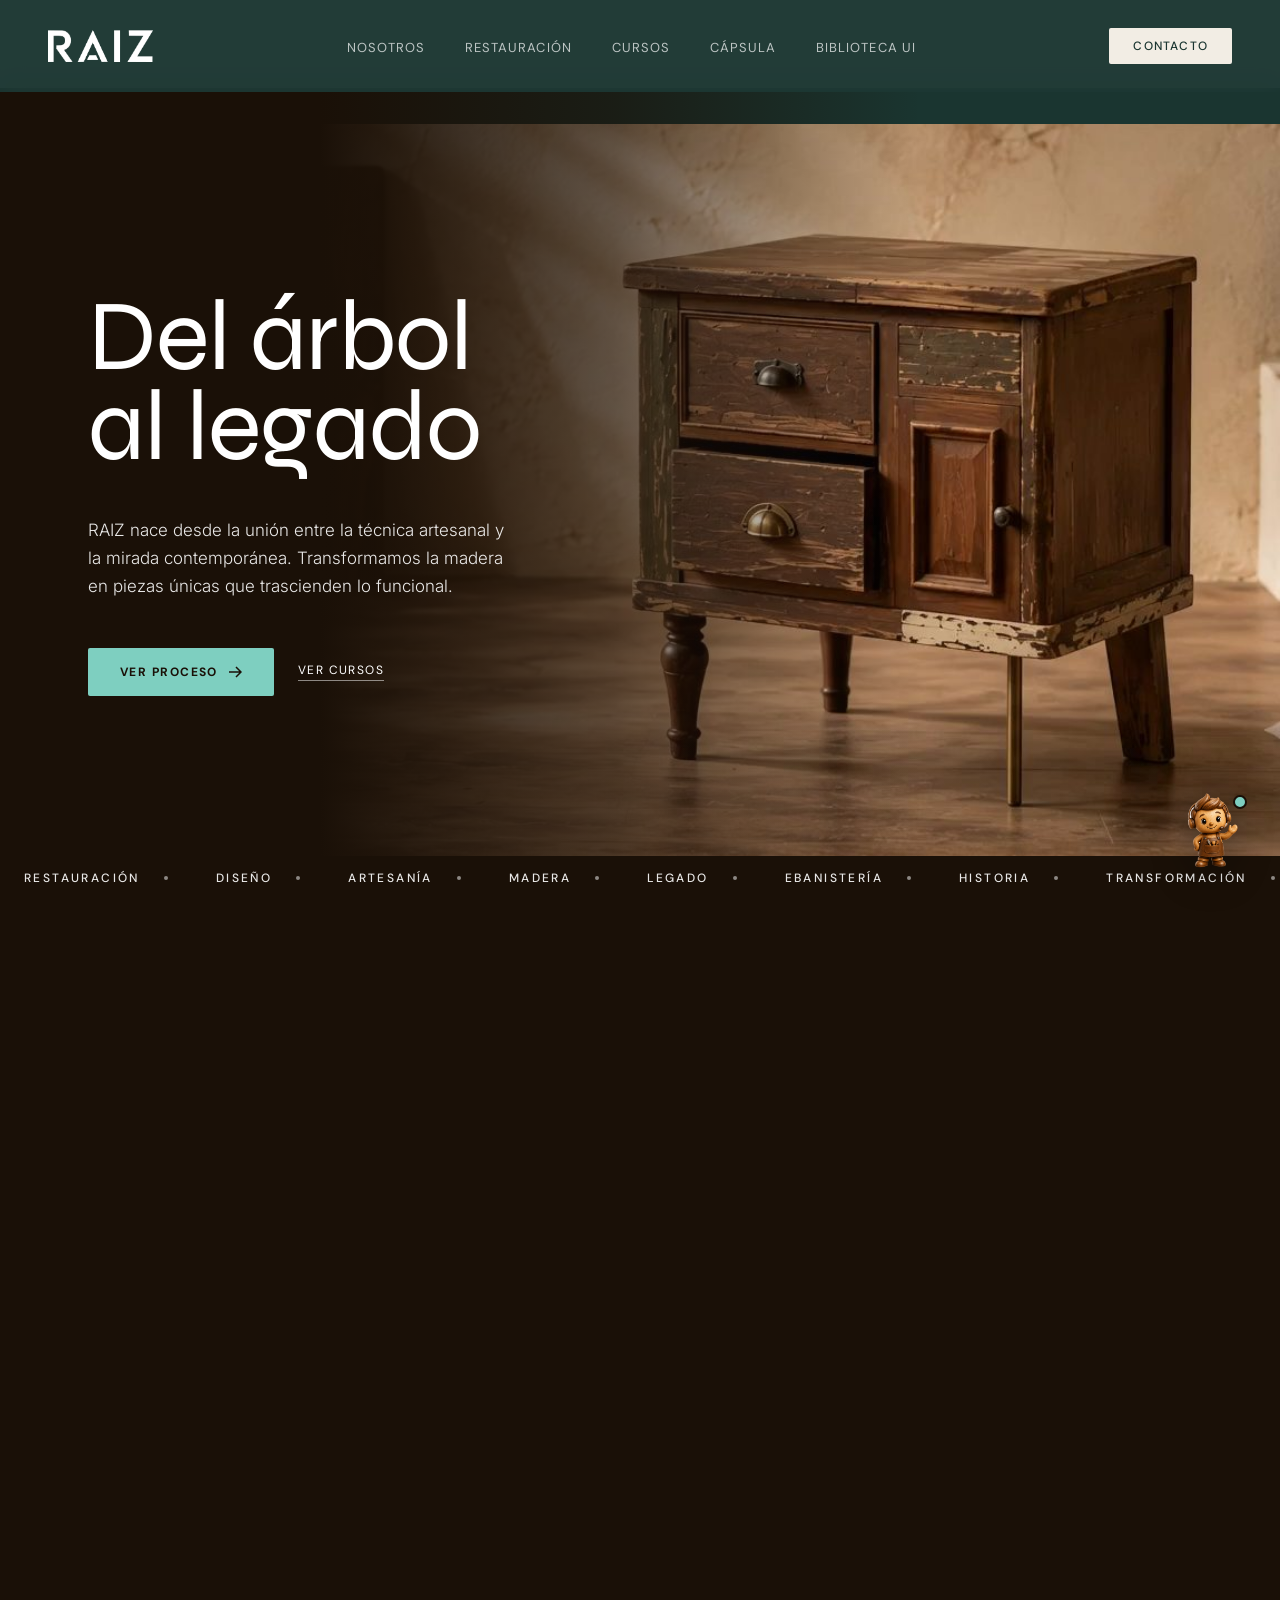
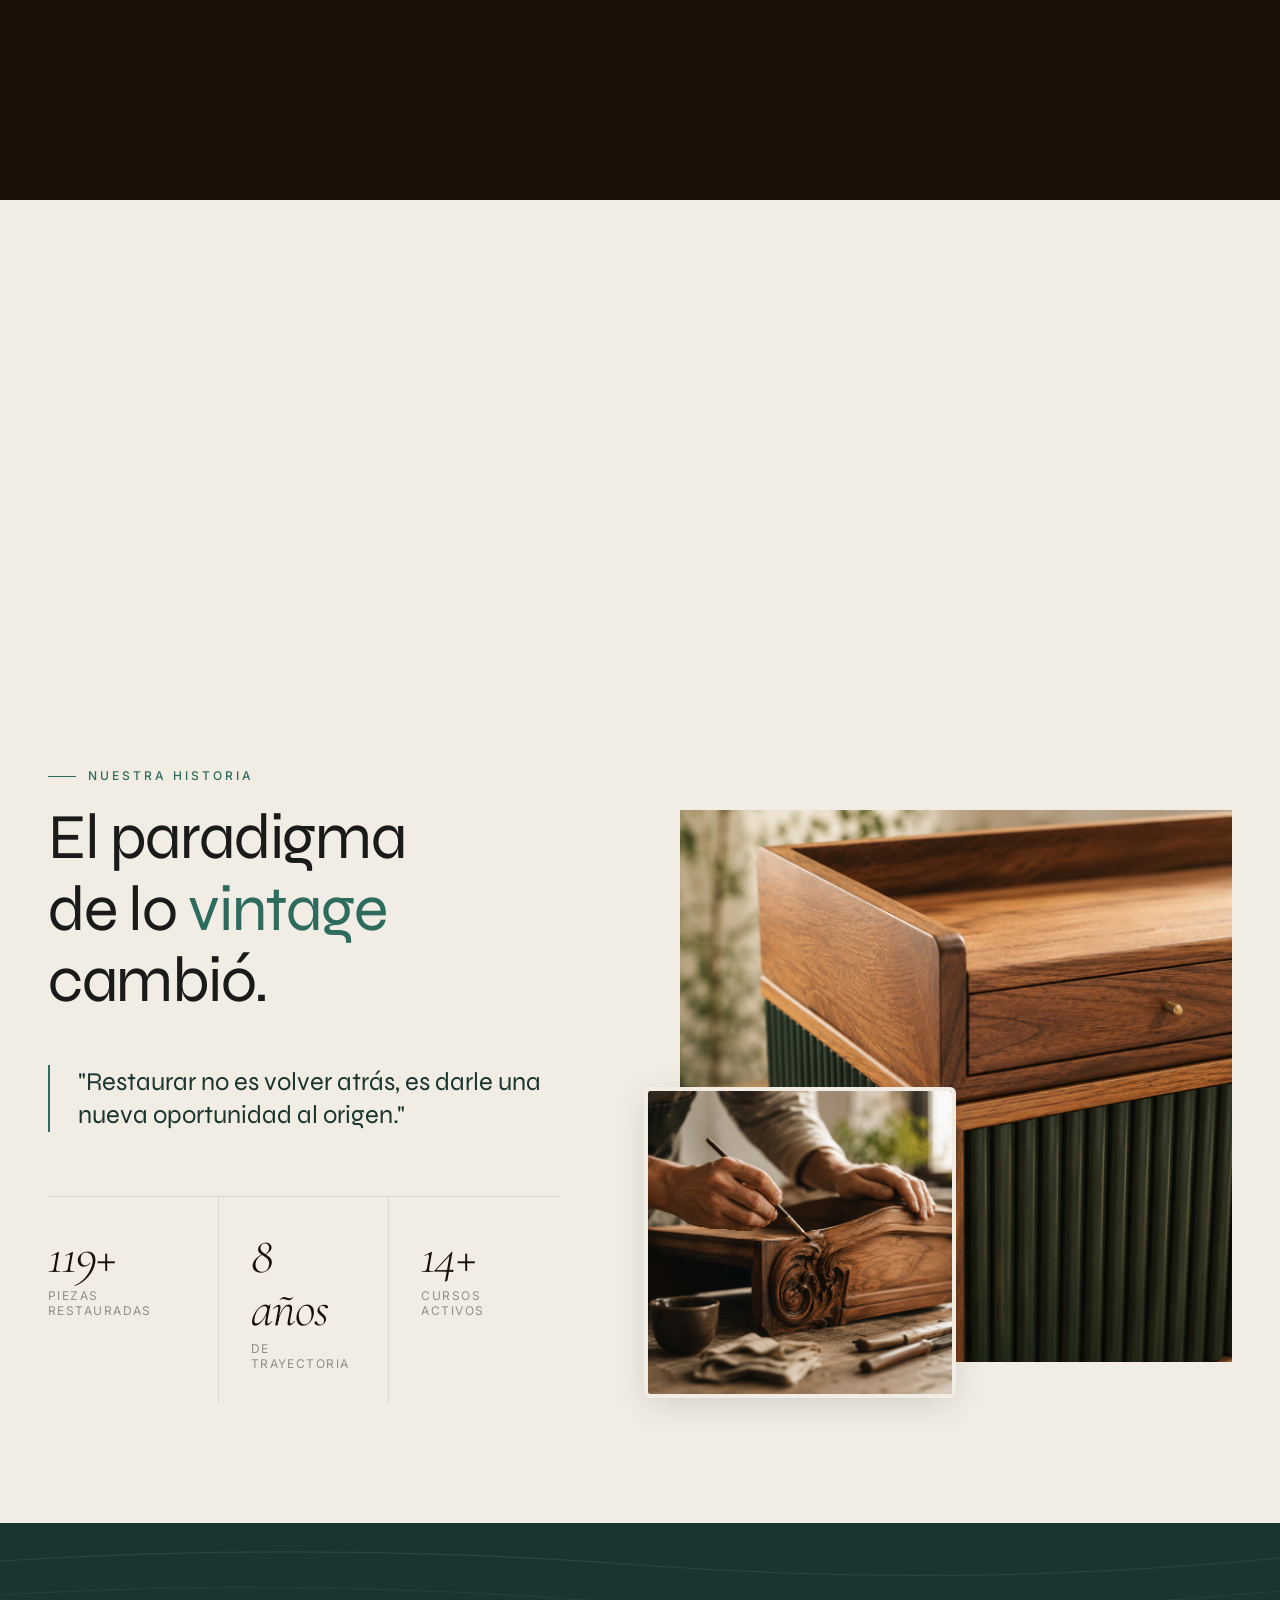
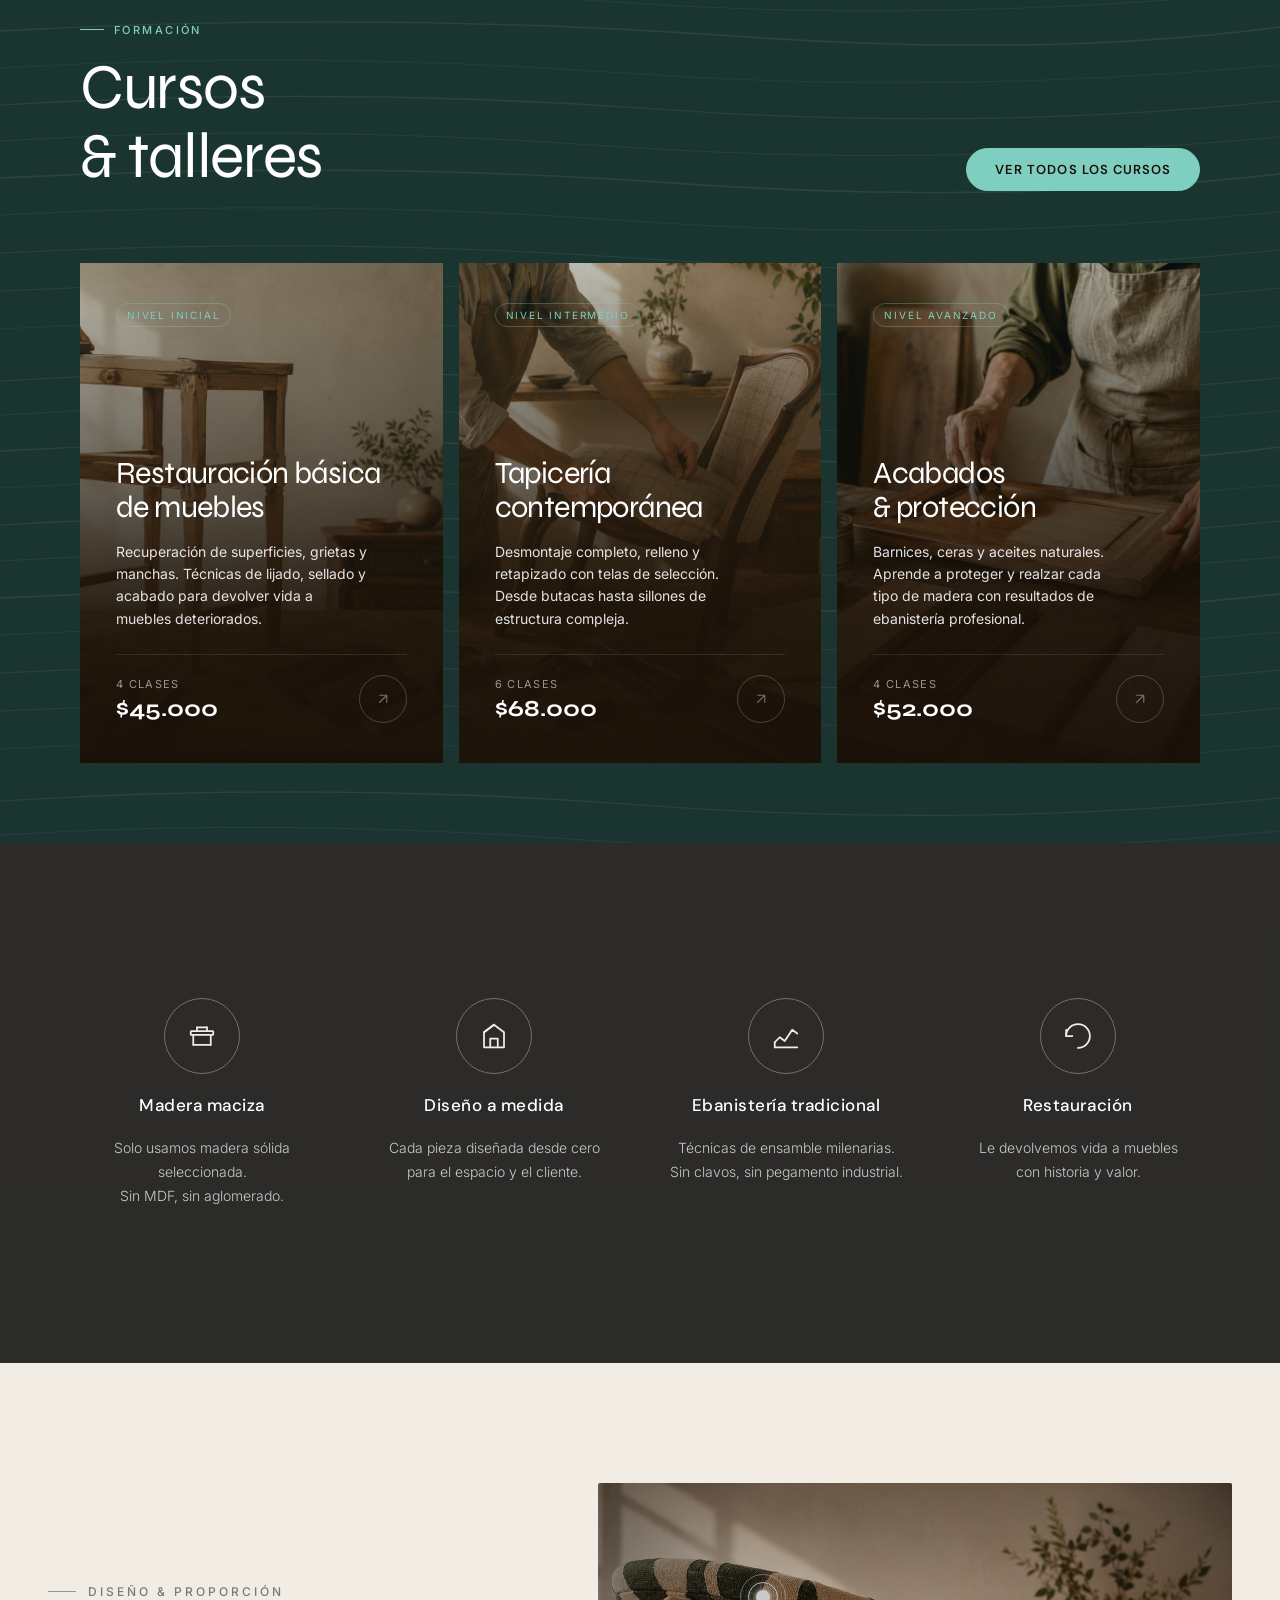
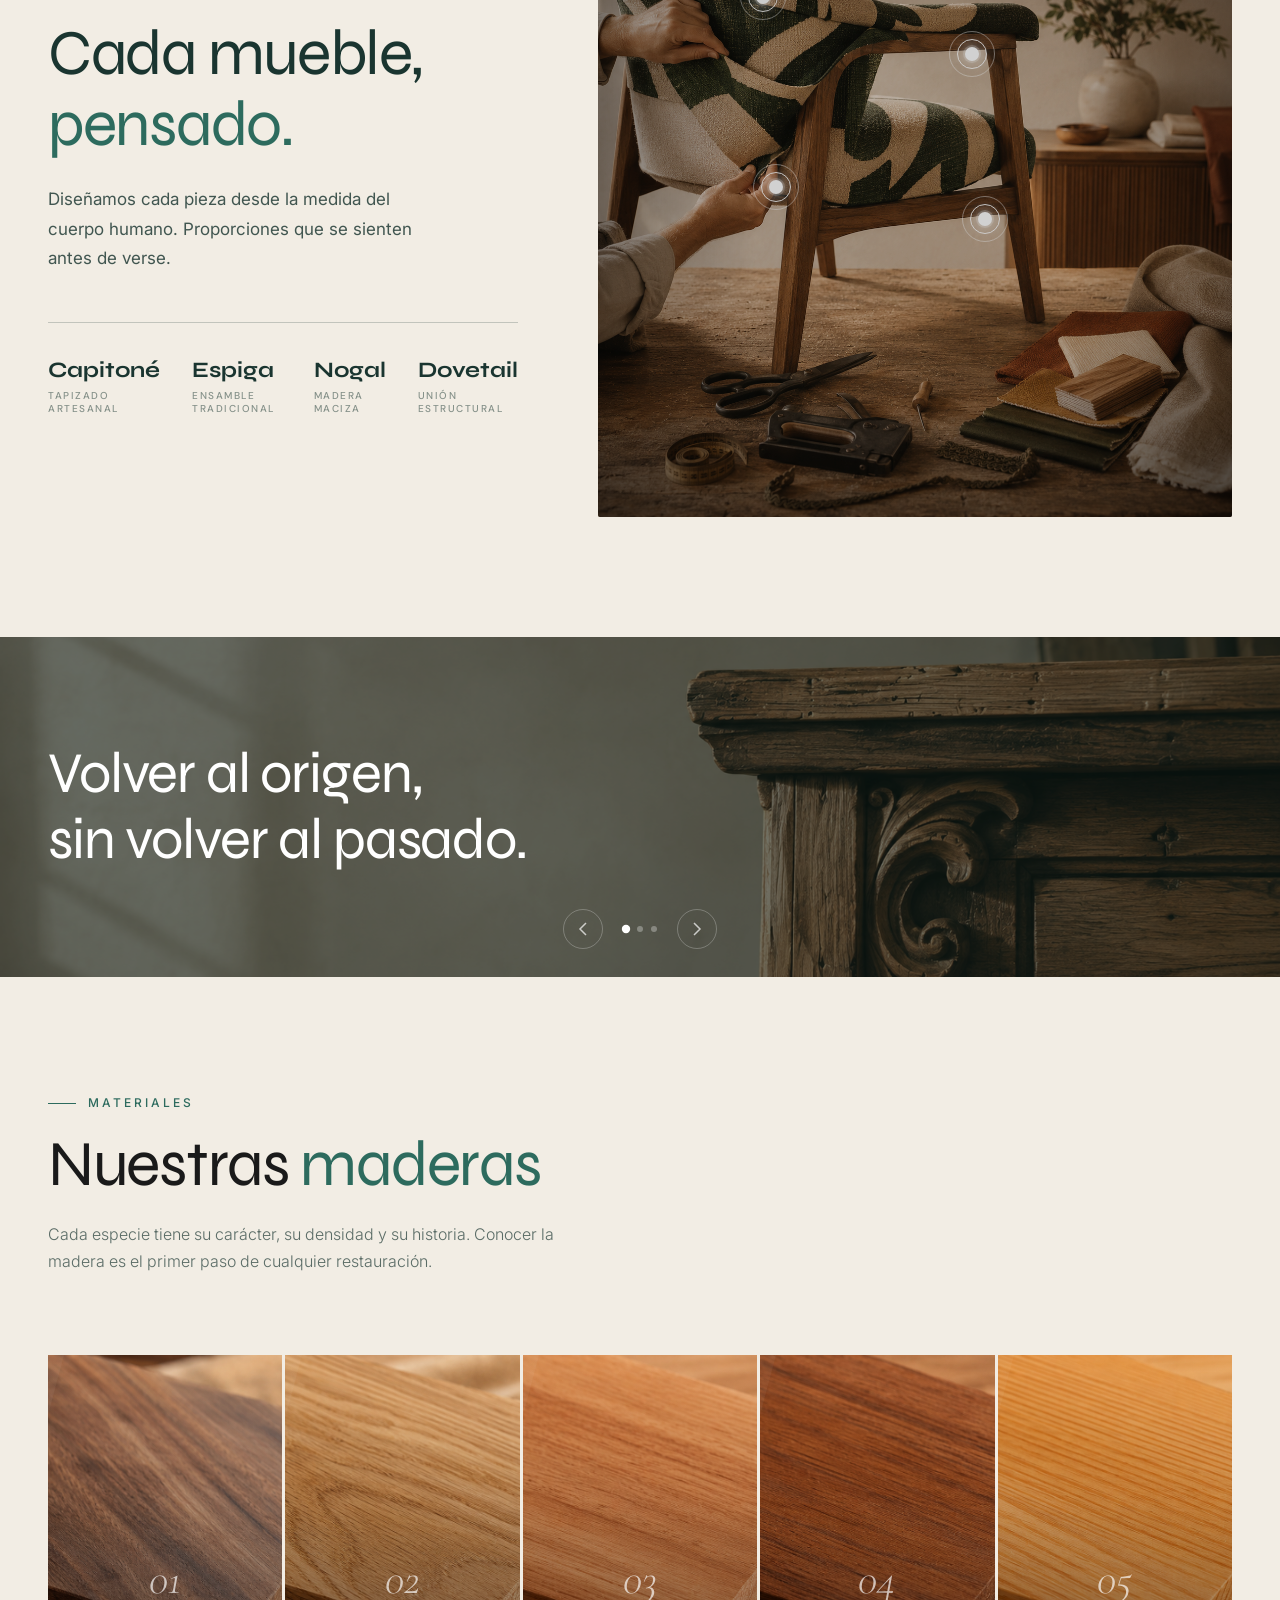
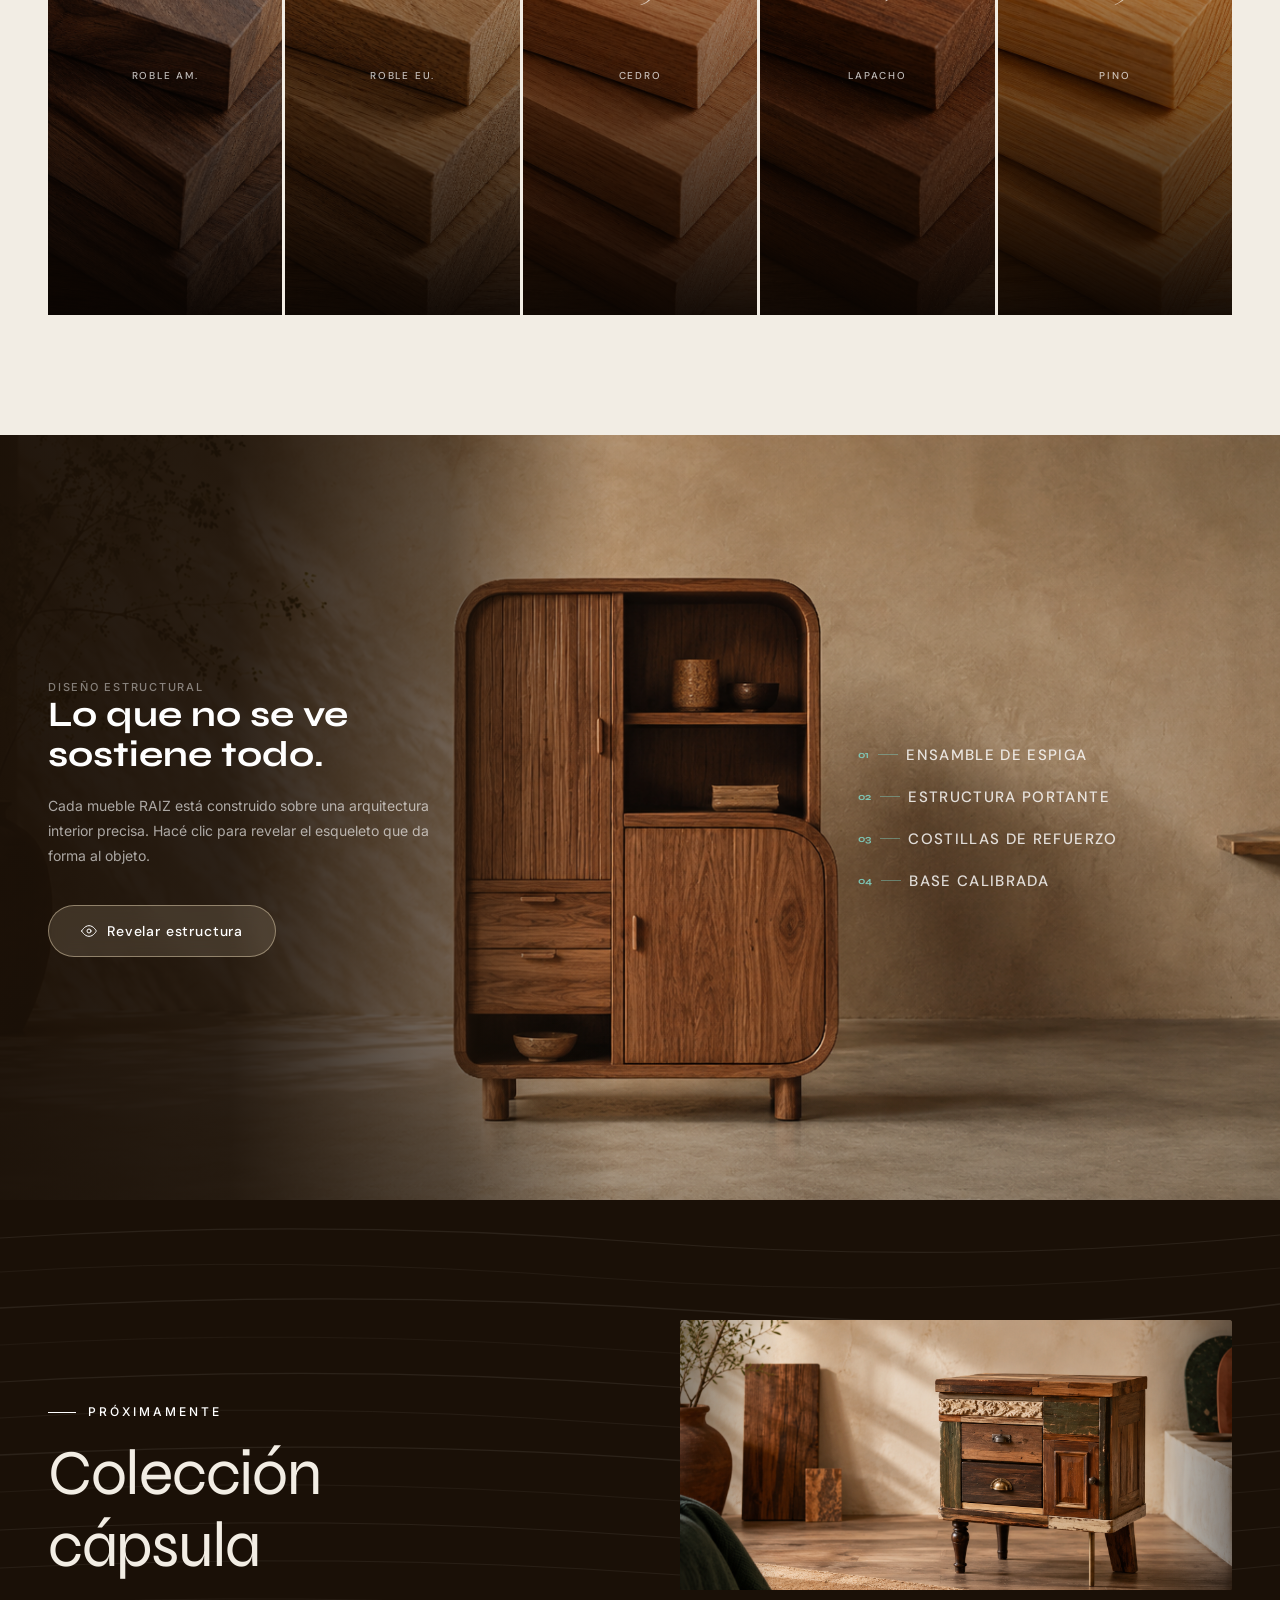
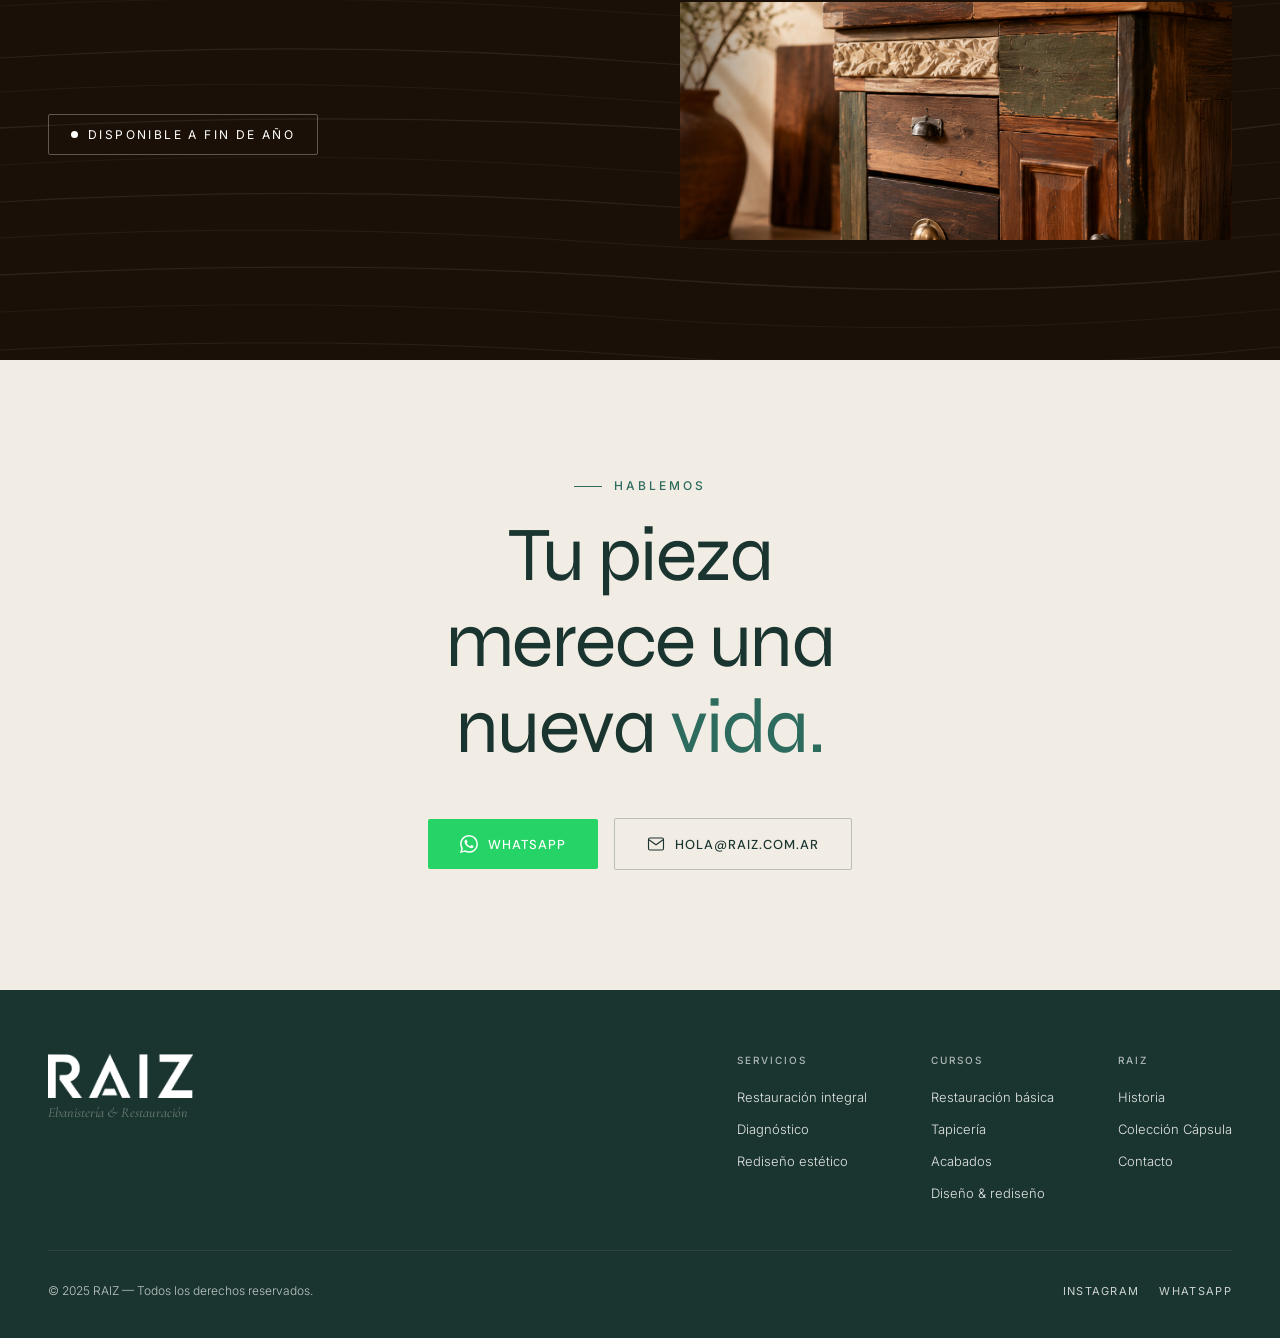
<file: index.html>
<!DOCTYPE html>
<html lang="es">
<head>
  <meta charset="UTF-8" />
  <meta name="viewport" content="width=device-width, initial-scale=1.0" />
  <title>RAIZ — Ebanistería & Restauración</title>
  <meta name="description" content="RAIZ nace desde la unión entre la técnica artesanal y la mirada contemporánea. Restauramos y transformamos piezas únicas que trascienden lo funcional." />
  <link rel="stylesheet" href="css/style.css" />
  <link rel="preconnect" href="https://fonts.googleapis.com" />
  <link rel="preconnect" href="https://fonts.gstatic.com" crossorigin />
</head>
<body>

  <!-- ================================
       NAV
       ================================ -->
  <nav class="nav" role="navigation" aria-label="Navegación principal">
    <a href="#" class="nav__logo">
      <img src="assets/images/logo blanco.png" alt="RAIZ" class="nav__logo-img">
    </a>

    <ul class="nav__links">
      <li><a href="#nosotros">Nosotros</a></li>
      <li><a href="#restauracion">Restauración</a></li>
      <li><a href="#cursos">Cursos</a></li>
      <li><a href="#capsula">Cápsula</a></li>
      <li><a href="biblioteca-ui.html">Biblioteca UI</a></li>
    </ul>

    <a href="#contacto" class="nav__cta">Contacto</a>

    <button class="nav__hamburger" aria-label="Abrir menú" aria-expanded="false">
      <span></span>
      <span></span>
      <span></span>
    </button>
  </nav>

  <!-- Mobile nav -->
  <div class="nav__mobile" role="dialog" aria-modal="true" aria-label="Menú">
    <a href="#nosotros">Nosotros</a>
    <a href="#restauracion">Restauración</a>
    <a href="#cursos">Cursos</a>
    <a href="#capsula">Cápsula</a>
    <a href="#contacto">Contacto</a>
  </div>


  <!-- ================================
       HERO SCROLL CONTAINER
       ================================ -->
  <div class="hero-scroll-container">

  <!-- ================================
       HERO
       ================================ -->
  <section class="hero" aria-label="Bienvenida">

    <!-- Video scrub — desktop -->
    <video
      class="hero__video"
      src="assets/video/HERO.mp4"
      muted
      playsinline
      preload="auto"
      aria-hidden="true"
    ></video>

    <!-- Video loop — mobile -->
    <video
      class="hero__video-mobile"
      src="assets/video/HERO MOBILE.mp4"
      autoplay
      loop
      muted
      playsinline
      preload="metadata"
      aria-hidden="true"
    ></video>

    <div class="hero__video-overlay"></div>

    <div class="hero__content">
      <h1 class="hero__title">
        <span class="line"><span>Del árbol</span></span>
        <span class="line"><span>al legado</span></span>
      </h1>

      <p class="hero__sub">
        RAIZ nace desde la unión entre la técnica artesanal y la mirada contemporánea.
        Transformamos la madera en piezas únicas que trascienden lo&nbsp;funcional.
      </p>

      <div class="hero__actions">
        <a href="#restauracion" class="btn-primary">
          Ver proceso
          <svg width="14" height="14" viewBox="0 0 14 14" fill="none" stroke="currentColor" stroke-width="1.5">
            <path d="M1 7h12M8 2l5 5-5 5"/>
          </svg>
        </a>
        <a href="#cursos" class="btn-ghost">Ver cursos</a>
      </div>
    </div>

    <!-- TICKER -->
    <div class="ticker" aria-hidden="true">
      <div class="ticker__track">
        <span class="ticker__item">Restauración<span class="ticker__dot"></span></span>
        <span class="ticker__item">Diseño<span class="ticker__dot"></span></span>
        <span class="ticker__item">Artesanía<span class="ticker__dot"></span></span>
        <span class="ticker__item">Madera<span class="ticker__dot"></span></span>
        <span class="ticker__item">Legado<span class="ticker__dot"></span></span>
        <span class="ticker__item">Ebanistería<span class="ticker__dot"></span></span>
        <span class="ticker__item">Historia<span class="ticker__dot"></span></span>
        <span class="ticker__item">Transformación<span class="ticker__dot"></span></span>
        <span class="ticker__item">Origen<span class="ticker__dot"></span></span>
        <span class="ticker__item">Piezas únicas<span class="ticker__dot"></span></span>
        <span class="ticker__item">Restauración<span class="ticker__dot"></span></span>
        <span class="ticker__item">Diseño<span class="ticker__dot"></span></span>
        <span class="ticker__item">Artesanía<span class="ticker__dot"></span></span>
        <span class="ticker__item">Madera<span class="ticker__dot"></span></span>
        <span class="ticker__item">Legado<span class="ticker__dot"></span></span>
        <span class="ticker__item">Ebanistería<span class="ticker__dot"></span></span>
        <span class="ticker__item">Historia<span class="ticker__dot"></span></span>
        <span class="ticker__item">Transformación<span class="ticker__dot"></span></span>
        <span class="ticker__item">Origen<span class="ticker__dot"></span></span>
        <span class="ticker__item">Piezas únicas<span class="ticker__dot"></span></span>
      </div>
    </div>

  </section>
  </div><!-- /hero-scroll-container -->


  <!-- ================================
       NOSOTROS
       ================================ -->
  <section class="section section--cream" id="nosotros">
    <div class="about" style="max-width:1400px;margin:0 auto;">

      <div class="about__text">
        <p class="section__label reveal">Nuestra historia</p>

        <h2 class="section__heading reveal reveal-delay-1">
          El paradigma<br>de lo <em class="accent-orange">vintage</em><br>cambió.
        </h2>

        <blockquote class="about__quote reveal reveal-delay-2">
          "Restaurar no es volver atrás, es darle una nueva oportunidad al origen."
        </blockquote>

        <div class="about__stats">
          <div class="about__stat reveal reveal-delay-2">
            <div class="about__stat-number" data-count="120" data-suffix="+" id="stat1">
              <span class="count-value">0+</span>
            </div>
            <div class="about__stat-label">Piezas restauradas</div>
          </div>
          <div class="about__stat reveal reveal-delay-3">
            <div class="about__stat-number" data-count="8" data-suffix="" id="stat2" style="padding-left:32px">
              <span class="count-value">0</span>
              <span style="font-family:var(--font-serif);font-style:italic;color:var(--plum)"> años</span>
            </div>
            <div class="about__stat-label" style="padding-left:32px">De trayectoria</div>
          </div>
          <div class="about__stat reveal reveal-delay-4" style="padding-left:32px">
            <div class="about__stat-number" data-count="14" data-suffix="+" id="stat3">
              <span class="count-value">0+</span>
            </div>
            <div class="about__stat-label">Cursos activos</div>
          </div>
        </div>
      </div>

      <div class="about__visual reveal reveal-delay-2">
        <div class="about__img-main">
          <div class="about__slide about__slide--1">
            <img src="assets/images/Foto del taller.png?v=2" alt="Foto del taller RAIZ">
          </div>
          <div class="about__slide about__slide--2">
            <img src="assets/images/Proceso.png" alt="Proceso RAIZ">
          </div>
          <div class="about__slide about__slide--3">
            <img src="assets/images/Detalle2.png" alt="Detalle RAIZ">
          </div>
        </div>
        <div class="about__img-accent">
          <img src="assets/images/Detalle.png" alt="Detalle de pieza RAIZ" style="width:100%;height:100%;object-fit:cover;">
        </div>
      </div>

    </div>
  </section>


  <!-- ================================
       CURSOS
       ================================ -->
  <section class="cursos-list grain-dark" id="cursos">
    <div class="cursos-list__inner">

      <div class="cursos-list__header reveal">
        <div>
          <p class="cursos-list__label">Formación</p>
          <h2 class="cursos-list__heading">Cursos<br><em>& talleres</em></h2>
        </div>
        <a href="curso-acabados.html" class="cursos-list__link">Ver todos los cursos</a>
      </div>

      <div class="cursos-list__rows">

        <!-- Curso 1 -->
        <a class="curso-row reveal" href="curso-acabados.html">
          <img class="curso-row__bg" src="assets/images/Restauración básica de muebles.png" alt="">
          <div class="curso-row__shade"></div>
          <div class="curso-row__inner">
            <div class="curso-row__top">
              <span class="curso-row__level">Nivel inicial</span>
            </div>
            <div class="curso-row__main">
              <h3 class="curso-row__title">Restauración básica<br>de muebles</h3>
              <p class="curso-row__desc">Recuperación de superficies, grietas y manchas. Técnicas de lijado, sellado y acabado para devolver vida a muebles deteriorados.</p>
            </div>
            <div class="curso-row__foot">
              <div class="curso-row__meta">
                <span class="curso-row__duration">4 clases</span>
                <span class="curso-row__price">$45.000</span>
              </div>
              <span class="curso-row__arrow">
                <svg width="18" height="18" viewBox="0 0 24 24" fill="none" stroke="currentColor" stroke-width="1.5"><path d="M7 17L17 7M17 7H7M17 7v10"/></svg>
              </span>
            </div>
          </div>
        </a>

        <!-- Curso 2 -->
        <a class="curso-row reveal reveal-delay-1" href="curso-acabados.html">
          <img class="curso-row__bg" src="assets/images/Tapiceria contemporanea2.png" alt="">
          <div class="curso-row__shade"></div>
          <div class="curso-row__inner">
            <div class="curso-row__top">
              <span class="curso-row__level">Nivel intermedio</span>
            </div>
            <div class="curso-row__main">
              <h3 class="curso-row__title">Tapicería<br>contemporánea</h3>
              <p class="curso-row__desc">Desmontaje completo, relleno y retapizado con telas de selección. Desde butacas hasta sillones de estructura compleja.</p>
            </div>
            <div class="curso-row__foot">
              <div class="curso-row__meta">
                <span class="curso-row__duration">6 clases</span>
                <span class="curso-row__price">$68.000</span>
              </div>
              <span class="curso-row__arrow">
                <svg width="18" height="18" viewBox="0 0 24 24" fill="none" stroke="currentColor" stroke-width="1.5"><path d="M7 17L17 7M17 7H7M17 7v10"/></svg>
              </span>
            </div>
          </div>
        </a>

        <!-- Curso 3 -->
        <a class="curso-row reveal reveal-delay-2" href="curso-acabados.html">
          <img class="curso-row__bg" src="assets/images/Acabados & protección.png" alt="">
          <div class="curso-row__shade"></div>
          <div class="curso-row__inner">
            <div class="curso-row__top">
              <span class="curso-row__level">Nivel avanzado</span>
            </div>
            <div class="curso-row__main">
              <h3 class="curso-row__title">Acabados<br>& protección</h3>
              <p class="curso-row__desc">Barnices, ceras y aceites naturales. Aprende a proteger y realzar cada tipo de madera con resultados de ebanistería profesional.</p>
            </div>
            <div class="curso-row__foot">
              <div class="curso-row__meta">
                <span class="curso-row__duration">4 clases</span>
                <span class="curso-row__price">$52.000</span>
              </div>
              <span class="curso-row__arrow">
                <svg width="18" height="18" viewBox="0 0 24 24" fill="none" stroke="currentColor" stroke-width="1.5"><path d="M7 17L17 7M17 7H7M17 7v10"/></svg>
              </span>
            </div>
          </div>
        </a>

      </div>
    </div>
  </section>


  <!-- ================================
       PILARES — iconos sobre foto
       ================================ -->
  <section class="pilares" id="pilares">

    <div class="pilares__bg">
      <video class="pilares__video pilares__video--a" src="assets/video/video banner.mp4" autoplay muted playsinline></video>
      <video class="pilares__video pilares__video--b" src="assets/video/video banner.mp4" muted playsinline></video>
      <div class="pilares__overlay"></div>
    </div>

    <div class="pilares__content">
      <div class="pilares__grid">

        <div class="pilares__item reveal">
          <div class="pilares__icon">
            <svg viewBox="0 0 24 24" fill="none" stroke="currentColor" stroke-width="1.4" stroke-linecap="round" stroke-linejoin="round">
              <rect x="3" y="8" width="18" height="3" rx="0.5"/>
              <line x1="5" y1="11" x2="5" y2="19"/>
              <line x1="19" y1="11" x2="19" y2="19"/>
              <line x1="5" y1="19" x2="19" y2="19"/>
              <line x1="8" y1="8" x2="8" y2="5"/>
              <line x1="16" y1="8" x2="16" y2="5"/>
              <line x1="8" y1="5" x2="16" y2="5"/>
            </svg>
          </div>
          <h3 class="pilares__title">Madera maciza</h3>
          <p class="pilares__text">Solo usamos madera sólida seleccionada.<br>Sin MDF, sin aglomerado.</p>
        </div>

        <div class="pilares__item reveal reveal-delay-1">
          <div class="pilares__icon">
            <svg viewBox="0 0 24 24" fill="none" stroke="currentColor" stroke-width="1.4" stroke-linecap="round" stroke-linejoin="round">
              <path d="M12 3 L20 9 L20 21 L4 21 L4 9 Z"/>
              <path d="M9 21 L9 14 L15 14 L15 21"/>
              <line x1="4" y1="9" x2="12" y2="3"/>
            </svg>
          </div>
          <h3 class="pilares__title">Diseño a medida</h3>
          <p class="pilares__text">Cada pieza diseñada desde cero<br>para el espacio y el cliente.</p>
        </div>

        <div class="pilares__item reveal reveal-delay-2">
          <div class="pilares__icon">
            <svg viewBox="0 0 24 24" fill="none" stroke="currentColor" stroke-width="1.4" stroke-linecap="round" stroke-linejoin="round">
              <path d="M3 17 L7 13 L11 16 L17 7 L21 10"/>
              <line x1="3" y1="21" x2="21" y2="21"/>
              <line x1="3" y1="17" x2="3" y2="21"/>
            </svg>
          </div>
          <h3 class="pilares__title">Ebanistería tradicional</h3>
          <p class="pilares__text">Técnicas de ensamble milenarias.<br>Sin clavos, sin pegamento industrial.</p>
        </div>

        <div class="pilares__item reveal reveal-delay-3">
          <div class="pilares__icon">
            <svg viewBox="0 0 24 24" fill="none" stroke="currentColor" stroke-width="1.4" stroke-linecap="round" stroke-linejoin="round">
              <path d="M2.5 12 A9.5 9.5 0 1 1 12 21.5"/>
              <polyline points="2.5 7 2.5 12 7.5 12"/>
            </svg>
          </div>
          <h3 class="pilares__title">Restauración</h3>
          <p class="pilares__text">Le devolvemos vida a muebles<br>con historia y valor.</p>
        </div>

      </div>
    </div>
  </section>


  <!-- ================================
       ERGONOMÍA & PROPORCIÓN
       ================================ -->
  <section class="section section--apple" id="ergonomia">
    <div style="max-width:1400px;margin:0 auto;">

      <div class="ergo__split">

        <!-- Columna izquierda: texto -->
        <div class="ergo__text-col">
          <p class="section__label reveal">Diseño & Proporción</p>
          <h2 class="section__heading reveal">
            Cada mueble,<br><em>pensado.</em>
          </h2>
          <p class="ergo__desc reveal reveal-delay-1">
            Diseñamos cada pieza desde la medida del cuerpo humano.
            Proporciones que se sienten antes de verse.
          </p>

          <!-- Datos técnicos -->
          <div class="ergo__specs reveal reveal-delay-2">
            <div class="ergo__spec">
              <span class="ergo__spec-val">Capitoné</span>
              <span class="ergo__spec-label">Tapizado artesanal</span>
            </div>
            <div class="ergo__spec">
              <span class="ergo__spec-val">Espiga</span>
              <span class="ergo__spec-label">Ensamble tradicional</span>
            </div>
            <div class="ergo__spec">
              <span class="ergo__spec-val">Nogal</span>
              <span class="ergo__spec-label">Madera maciza</span>
            </div>
            <div class="ergo__spec">
              <span class="ergo__spec-val">Dovetail</span>
              <span class="ergo__spec-label">Unión estructural</span>
            </div>
          </div>
        </div>

        <!-- Columna derecha: foto con hotspots -->
        <div class="ergo__photo-container reveal reveal-delay-1" id="ergoStage">

          <!-- Capa fondo: grilla de puntos -->
          <div class="ergo__layer" data-depth="0.12">
            <svg class="ergo__grid-svg" viewBox="0 0 700 700" preserveAspectRatio="xMidYMid slice" xmlns="http://www.w3.org/2000/svg">
              <defs>
                <pattern id="ergo-dot" x="0" y="0" width="32" height="32" patternUnits="userSpaceOnUse">
                  <circle cx="16" cy="16" r="1.3" fill="rgba(26,53,48,0.35)"/>
                </pattern>
              </defs>
              <rect width="700" height="700" fill="url(#ergo-dot)"/>
            </svg>
          </div>

          <!-- Capa foto + anotaciones -->
          <div class="ergo__layer">
            <img src="assets/images/Tapicería contemporánea.png" alt="Tapicería contemporánea RAIZ" class="ergo__photo">

            <!-- Hotspots sobre la foto -->
            <div class="ergo__hotspot-wrap">

              <!-- Respaldo: tapizado -->
              <button class="ergo__hotspot" style="left:26%;top:18%" aria-label="Capitoné artesanal">
                <span class="ergo__dot"></span>
                <div class="ergo__tip ergo__tip--r">
                  <span class="ergo__tip-val">Capitoné</span>
                  <span class="ergo__tip-name">Tapizado artesanal</span>
                </div>
              </button>

              <!-- Brazo: madera nogal -->
              <button class="ergo__hotspot" style="left:59%;top:27%" aria-label="Nogal americano">
                <span class="ergo__dot"></span>
                <div class="ergo__tip ergo__tip--l">
                  <span class="ergo__tip-val">Nogal</span>
                  <span class="ergo__tip-name">Madera maciza seleccionada</span>
                </div>
              </button>

              <!-- Unión poste frontal / asiento -->
              <button class="ergo__hotspot" style="left:28%;top:48%" aria-label="Ensamble de espiga">
                <span class="ergo__dot"></span>
                <div class="ergo__tip ergo__tip--r">
                  <span class="ergo__tip-val">Espiga</span>
                  <span class="ergo__tip-name">Ensamble de espiga ciega</span>
                </div>
              </button>

              <!-- Unión poste trasero / rail del asiento -->
              <button class="ergo__hotspot" style="left:61%;top:53%" aria-label="Cola de milano">
                <span class="ergo__dot"></span>
                <div class="ergo__tip ergo__tip--l">
                  <span class="ergo__tip-val">Dovetail</span>
                  <span class="ergo__tip-name">Unión sin clavos ni pegamento</span>
                </div>
              </button>

            </div>
          </div>

        </div>

      </div>

    </div>
  </section>


  <!-- ================================
       VALORES — SLIDER FULL WIDTH
       ================================ -->
  <section class="valores">

    <div class="valores__slider">

      <!-- Slide 1 -->
      <div class="valores__slide">
        <div class="valores__bg" style="background-image: url('assets/images/banner 1.png');"></div>
        <div class="valores__overlay"></div>
        <div class="valores__slide-inner">
          <div class="valores__inner-wrap">
            <div class="valores__body">
              <h3 class="valores__title">Volver al origen,<br>sin volver al pasado.</h3>
            </div>
          </div>
        </div>
      </div>

      <!-- Slide 2 -->
      <div class="valores__slide">
        <div class="valores__bg" style="background-image: url('assets/images/banner 2.png');"></div>
        <div class="valores__overlay"></div>
        <div class="valores__slide-inner">
          <div class="valores__inner-wrap">
            <div class="valores__body">
              <h3 class="valores__title">Cada marca cuenta<br>una forma de hacer.</h3>
            </div>
          </div>
        </div>
      </div>

      <!-- Slide 3 -->
      <div class="valores__slide">
        <div class="valores__bg" style="background-image: url('assets/images/banner 3.png');"></div>
        <div class="valores__overlay"></div>
        <div class="valores__slide-inner">
          <div class="valores__inner-wrap">
            <div class="valores__body">
              <h3 class="valores__title">Piezas con historia,<br>acabados del presente.</h3>
            </div>
          </div>
        </div>
      </div>

    </div>

    <!-- Controles -->
    <div class="valores__controls">
      <button class="valores__arrow valores__arrow--prev" aria-label="Anterior">
        <svg width="20" height="20" viewBox="0 0 20 20" fill="none" stroke="currentColor" stroke-width="1.5">
          <path d="M13 4l-6 6 6 6"/>
        </svg>
      </button>

      <div class="valores__dots">
        <button class="valores__dot active" aria-label="Slide 1"></button>
        <button class="valores__dot" aria-label="Slide 2"></button>
        <button class="valores__dot" aria-label="Slide 3"></button>
      </div>

      <button class="valores__arrow valores__arrow--next" aria-label="Siguiente">
        <svg width="20" height="20" viewBox="0 0 20 20" fill="none" stroke="currentColor" stroke-width="1.5">
          <path d="M7 4l6 6-6 6"/>
        </svg>
      </button>
    </div>

  </section>


  <!-- ================================
       RESTAURACIÓN INTEGRAL
       ================================ -->
  <section class="section section--cream" id="restauracion">
    <div style="max-width:1400px;margin:0 auto;">

      <p class="section__label reveal">Materiales</p>
      <h2 class="section__heading reveal reveal-delay-1">
        Nuestras <em>maderas</em>
      </h2>
      <p class="reveal reveal-delay-2" style="font-family:var(--font-body);font-size:16px;font-weight:300;color:rgba(26,53,48,0.7);margin-top:20px;max-width:520px;line-height:1.7;">
        Cada especie tiene su carácter, su densidad y su historia. Conocer la madera es el primer paso de cualquier restauración.
      </p>

      <div class="madera__tabs reveal reveal-delay-2">

        <div class="madera__tab madera__tab--photo" style="background-image:url('assets/images/roble americano.png')">
          <div class="madera__tab-shade"></div>
          <span class="madera__tab-num">01</span>
          <span class="madera__tab-label">Roble Am.</span>
          <div class="madera__tab-body">
            <p class="madera__tab-title">Grano recto y fuerte</p>
            <h3 class="madera__tab-heading">Roble<br>americano</h3>
            <p class="madera__tab-text">Madera de grano recto y poro abierto, en tonos que van del miel al castaño claro. Muy estable dimensionalmente y de gran resistencia mecánica. Base de gran parte del mobiliario clásico y la ebanistería de exportación.</p>
          </div>
        </div>

        <div class="madera__tab madera__tab--photo" style="background-image:url('assets/images/roble europeo.png')">
          <div class="madera__tab-shade"></div>
          <span class="madera__tab-num">02</span>
          <span class="madera__tab-label">Roble Eu.</span>
          <div class="madera__tab-body">
            <p class="madera__tab-title">Clásico estructural</p>
            <h3 class="madera__tab-heading">Roble<br>europeo</h3>
            <p class="madera__tab-text">La referencia de la ebanistería tradicional. Resistente, de poro abierto y tono dorado, acepta acabados que van del mate al brillante sin perder carácter. Base de los mejores muebles del siglo XIX y XX.</p>
          </div>
        </div>

        <div class="madera__tab madera__tab--photo" style="background-image:url('assets/images/cedro argentino.png')">
          <div class="madera__tab-shade"></div>
          <span class="madera__tab-num">03</span>
          <span class="madera__tab-label">Cedro</span>
          <div class="madera__tab-body">
            <p class="madera__tab-title">Aromático nativo</p>
            <h3 class="madera__tab-heading">Cedro<br>argentino</h3>
            <p class="madera__tab-text">Liviana y aromática, con veta fina y tonos que van del rosado al rojo ladrillo. Muy presente en muebles antiguos locales. Fácil de trabajar y con excelente respuesta a aceites y ceras naturales.</p>
          </div>
        </div>

        <div class="madera__tab madera__tab--photo" style="background-image:url('assets/images/lapacho.png')">
          <div class="madera__tab-shade"></div>
          <span class="madera__tab-num">04</span>
          <span class="madera__tab-label">Lapacho</span>
          <div class="madera__tab-body">
            <p class="madera__tab-title">Dureza extrema</p>
            <h3 class="madera__tab-heading">Lapacho</h3>
            <p class="madera__tab-text">Una de las maderas más duras de Sudamérica. Veta irregular y tonos que van del castaño al amarillo oscuro. Presente en estructuras que requieren resistencia extrema al desgaste y al tiempo.</p>
          </div>
        </div>

        <div class="madera__tab madera__tab--photo" style="background-image:url('assets/images/pino oregon.png')">
          <div class="madera__tab-shade"></div>
          <span class="madera__tab-num">05</span>
          <span class="madera__tab-label">Pino</span>
          <div class="madera__tab-body">
            <p class="madera__tab-title">Versátil y noble</p>
            <h3 class="madera__tab-heading">Pino<br>oregón</h3>
            <p class="madera__tab-text">Veta recta y tonos cálidos ámbar. Liviano pero resistente, es la base ideal para restauraciones donde el peso importa. Acepta todo tipo de tintes y barnices con resultado uniforme y elegante.</p>
          </div>
        </div>

      </div>

    </div>
  </section>


  <!-- ================================
       MAGNIFIER — Anatomía del mueble
       ================================ -->
  <section class="magnifier" id="anatomia">

    <div class="magnifier__stage" id="magnifierStage">

      <!-- Imágenes -->
      <img src="assets/images/mueble listo.png" alt="Mueble terminado RAIZ" class="magnifier__base">
      <img src="assets/images/mueble ergonomico.png" alt="Estructura del mueble" class="magnifier__reveal" id="magnifierReveal">
      <div class="magnifier__ring" id="magnifierRing"></div>

      <!-- Degradado izq → der -->
      <div class="magnifier__overlay"></div>

      <!-- Panel de texto — overlay sobre el degradado -->
      <div class="magnifier__panel">
        <div class="magnifier__panel-inner">
          <span class="magnifier__label">Diseño estructural</span>
          <h2 class="magnifier__title">Lo que no se ve<br>sostiene todo.</h2>
          <p class="magnifier__desc">Cada mueble RAIZ está construido sobre una arquitectura interior precisa. Hacé clic para revelar el esqueleto que da forma al objeto.</p>
          <div class="magnifier__actions">
            <button class="magnifier__reveal-btn" id="magnifierRevealBtn" aria-label="Revelar estructura interna">
              <svg width="16" height="16" viewBox="0 0 24 24" fill="none" stroke="currentColor" stroke-width="1.5" stroke-linecap="round">
                <path d="M1 12s4-8 11-8 11 8 11 8-4 8-11 8-11-8-11-8z"/><circle cx="12" cy="12" r="3"/>
              </svg>
              Revelar estructura
            </button>
            <button class="magnifier__hide-btn" id="magnifierHideBtn" aria-label="Ocultar estructura">
              <svg width="16" height="16" viewBox="0 0 24 24" fill="none" stroke="currentColor" stroke-width="1.5" stroke-linecap="round">
                <path d="M17.94 17.94A10.07 10.07 0 0 1 12 20c-7 0-11-8-11-8a18.45 18.45 0 0 1 5.06-5.94M9.9 4.24A9.12 9.12 0 0 1 12 4c7 0 11 8 11 8a18.5 18.5 0 0 1-2.16 3.19m-6.72-1.07a3 3 0 1 1-4.24-4.24"/><line x1="1" y1="1" x2="23" y2="23"/>
              </svg>
              Ocultar estructura
            </button>
          </div>
        </div>
      </div>

      <!-- Anotaciones técnicas flotantes — lado derecho -->
      <div class="magnifier__annotations" aria-hidden="true">
        <div class="magnifier__note magnifier__note--1">
          <span class="magnifier__note-num">01</span>
          <span class="magnifier__note-line"></span>
          <span class="magnifier__note-text">Ensamble de espiga</span>
        </div>
        <div class="magnifier__note magnifier__note--2">
          <span class="magnifier__note-num">02</span>
          <span class="magnifier__note-line"></span>
          <span class="magnifier__note-text">Estructura portante</span>
        </div>
        <div class="magnifier__note magnifier__note--3">
          <span class="magnifier__note-num">03</span>
          <span class="magnifier__note-line"></span>
          <span class="magnifier__note-text">Costillas de refuerzo</span>
        </div>
        <div class="magnifier__note magnifier__note--4">
          <span class="magnifier__note-num">04</span>
          <span class="magnifier__note-line"></span>
          <span class="magnifier__note-text">Base calibrada</span>
        </div>
      </div>

    </div>

  </section>


  <!-- ================================
       COLECCIÓN CÁPSULA
       ================================ -->
  <section class="section section--plum grain-dark capsula" id="capsula">
    <div class="capsula__inner">

      <div class="capsula__text">
        <p class="section__label reveal">Próximamente</p>
        <h2 class="section__heading reveal reveal-delay-1">
          Colección<br><em>cápsula</em>
        </h2>
        <p class="reveal reveal-delay-2" style="color:rgba(255,255,255,0.9);">
          Piezas únicas ensambladas 100% a partir de retazos de muebles irrecuperables.
          Cada objeto es irrepetible — historia transformada en diseño de edición limitada.
        </p>
        <div class="capsula__badge reveal reveal-delay-3">
          Disponible a fin de año
        </div>
      </div>

      <div class="capsula__gallery reveal reveal-delay-2">
        <div class="capsula__gallery-track">
          <div class="capsula__gallery-reel">
            <div class="capsula__gallery-item" style="background-image: url('assets/images/1.png');"></div>
            <div class="capsula__gallery-item" style="background-image: url('assets/images/2.png');"></div>
            <div class="capsula__gallery-item" style="background-image: url('assets/images/3.png');"></div>
            <div class="capsula__gallery-item" style="background-image: url('assets/images/4.png');"></div>
            <div class="capsula__gallery-item" style="background-image: url('assets/images/5.png');"></div>
            <div class="capsula__gallery-item" style="background-image: url('assets/images/6.png');"></div>
            <!-- duplicado para loop infinito -->
            <div class="capsula__gallery-item" style="background-image: url('assets/images/1.png');"></div>
            <div class="capsula__gallery-item" style="background-image: url('assets/images/2.png');"></div>
            <div class="capsula__gallery-item" style="background-image: url('assets/images/3.png');"></div>
            <div class="capsula__gallery-item" style="background-image: url('assets/images/4.png');"></div>
            <div class="capsula__gallery-item" style="background-image: url('assets/images/5.png');"></div>
            <div class="capsula__gallery-item" style="background-image: url('assets/images/6.png');"></div>
          </div>
        </div>
      </div>

    </div>
  </section>


  <!-- ================================
       CONTACTO
       ================================ -->
  <section class="section section--cream" id="contacto">
    <div class="contacto__inner">

      <p class="section__label reveal">Hablemos</p>

      <h2 class="contacto__heading reveal reveal-delay-1">
        Tu pieza<br>merece una<br>nueva <em>vida.</em>
      </h2>

      <div class="contacto__actions reveal reveal-delay-2">
        <a href="https://wa.me/5491100000000?text=Hola%20RAIZ%2C%20quisiera%20consultar%20sobre..." class="btn-wp" target="_blank" rel="noopener">
          <svg width="18" height="18" viewBox="0 0 24 24" fill="currentColor">
            <path d="M17.472 14.382c-.297-.149-1.758-.867-2.03-.967-.273-.099-.471-.148-.67.15-.197.297-.767.966-.94 1.164-.173.199-.347.223-.644.075-.297-.15-1.255-.463-2.39-1.475-.883-.788-1.48-1.761-1.653-2.059-.173-.297-.018-.458.13-.606.134-.133.298-.347.446-.52.149-.174.198-.298.298-.497.099-.198.05-.371-.025-.52-.075-.149-.669-1.612-.916-2.207-.242-.579-.487-.5-.669-.51-.173-.008-.371-.01-.57-.01-.198 0-.52.074-.792.372-.272.297-1.04 1.016-1.04 2.479 0 1.462 1.065 2.875 1.213 3.074.149.198 2.096 3.2 5.077 4.487.709.306 1.262.489 1.694.625.712.227 1.36.195 1.871.118.571-.085 1.758-.719 2.006-1.413.248-.694.248-1.289.173-1.413-.074-.124-.272-.198-.57-.347m-5.421 7.403h-.004a9.87 9.87 0 01-5.031-1.378l-.361-.214-3.741.982.998-3.648-.235-.374a9.86 9.86 0 01-1.51-5.26c.001-5.45 4.436-9.884 9.888-9.884 2.64 0 5.122 1.03 6.988 2.898a9.825 9.825 0 012.893 6.994c-.003 5.45-4.437 9.884-9.885 9.884m8.413-18.297A11.815 11.815 0 0012.05 0C5.495 0 .16 5.335.157 11.892c0 2.096.547 4.142 1.588 5.945L.057 24l6.305-1.654a11.882 11.882 0 005.683 1.448h.005c6.554 0 11.89-5.335 11.893-11.893a11.821 11.821 0 00-3.48-8.413z"/>
          </svg>
          WhatsApp
        </a>
        <a href="mailto:hola@raiz.com.ar" class="btn-mail">
          <svg width="18" height="18" viewBox="0 0 24 24" fill="none" stroke="currentColor" stroke-width="1.5">
            <path d="M4 4h16c1.1 0 2 .9 2 2v12c0 1.1-.9 2-2 2H4c-1.1 0-2-.9-2-2V6c0-1.1.9-2 2-2z"/>
            <polyline points="22,6 12,13 2,6"/>
          </svg>
          hola@raiz.com.ar
        </a>
      </div>

    </div>
  </section>


  <!-- ================================
       FOOTER
       ================================ -->
  <footer class="footer">
    <div class="footer__inner">

      <div class="footer__top">
        <div>
          <img src="assets/images/logo blanco.png" alt="RAIZ" class="footer__logo-img">
          <div class="footer__tagline">Ebanistería & Restauración</div>
        </div>

        <nav class="footer__nav" aria-label="Footer">
          <div class="footer__nav-col">
            <h4>Servicios</h4>
            <ul>
              <li><a href="#restauracion">Restauración integral</a></li>
              <li><a href="#restauracion">Diagnóstico</a></li>
              <li><a href="#restauracion">Rediseño estético</a></li>
            </ul>
          </div>
          <div class="footer__nav-col">
            <h4>Cursos</h4>
            <ul>
              <li><a href="#cursos">Restauración básica</a></li>
              <li><a href="#cursos">Tapicería</a></li>
              <li><a href="#cursos">Acabados</a></li>
              <li><a href="#cursos">Diseño & rediseño</a></li>
            </ul>
          </div>
          <div class="footer__nav-col">
            <h4>Raiz</h4>
            <ul>
              <li><a href="#nosotros">Historia</a></li>
              <li><a href="#capsula">Colección Cápsula</a></li>
              <li><a href="#contacto">Contacto</a></li>
            </ul>
          </div>
        </nav>
      </div>

      <div class="footer__bottom">
        <p class="footer__copy">© 2025 RAIZ — Todos los derechos reservados.</p>
        <div class="footer__social">
          <a href="#" target="_blank" rel="noopener">Instagram</a>
          <a href="#" target="_blank" rel="noopener">WhatsApp</a>
        </div>
      </div>

    </div>
  </footer>

  <!-- Page transition overlay -->
  <div class="page-transition" aria-hidden="true">
    <img src="assets/images/logo blanco.png" alt="" class="page-transition__logo">
    <span class="page-transition__tagline">Ebanistería &amp; Restauración</span>
    <div class="page-transition__bar"></div>
  </div>

  <!-- RAIZ Bot -->
  <div class="raiz-bot" id="raizBot">
    <div class="raiz-bot__bubble" id="raizBotBubble">
      <button class="raiz-bot__close" id="raizBotClose" aria-label="Cerrar">×</button>
      <p class="raiz-bot__name">Asistente RAIZ</p>
      <p class="raiz-bot__msg">¡Hola! ¿Tenés alguna consulta sobre nuestros servicios o cursos? Estamos para ayudarte.</p>
      <a href="https://wa.me/5491100000000" target="_blank" rel="noopener" class="raiz-bot__cta">Escribinos por WhatsApp</a>
    </div>
    <div class="raiz-bot__avatar-wrap">
      <button class="raiz-bot__trigger" id="raizBotTrigger" aria-label="Chat con RAIZ">
        <img src="assets/images/BOT.png" alt="Asistente RAIZ">
      </button>
      <span class="raiz-bot__badge" aria-hidden="true"></span>
    </div>
  </div>

  <script src="js/main.js"></script>
</body>
</html>
</file>
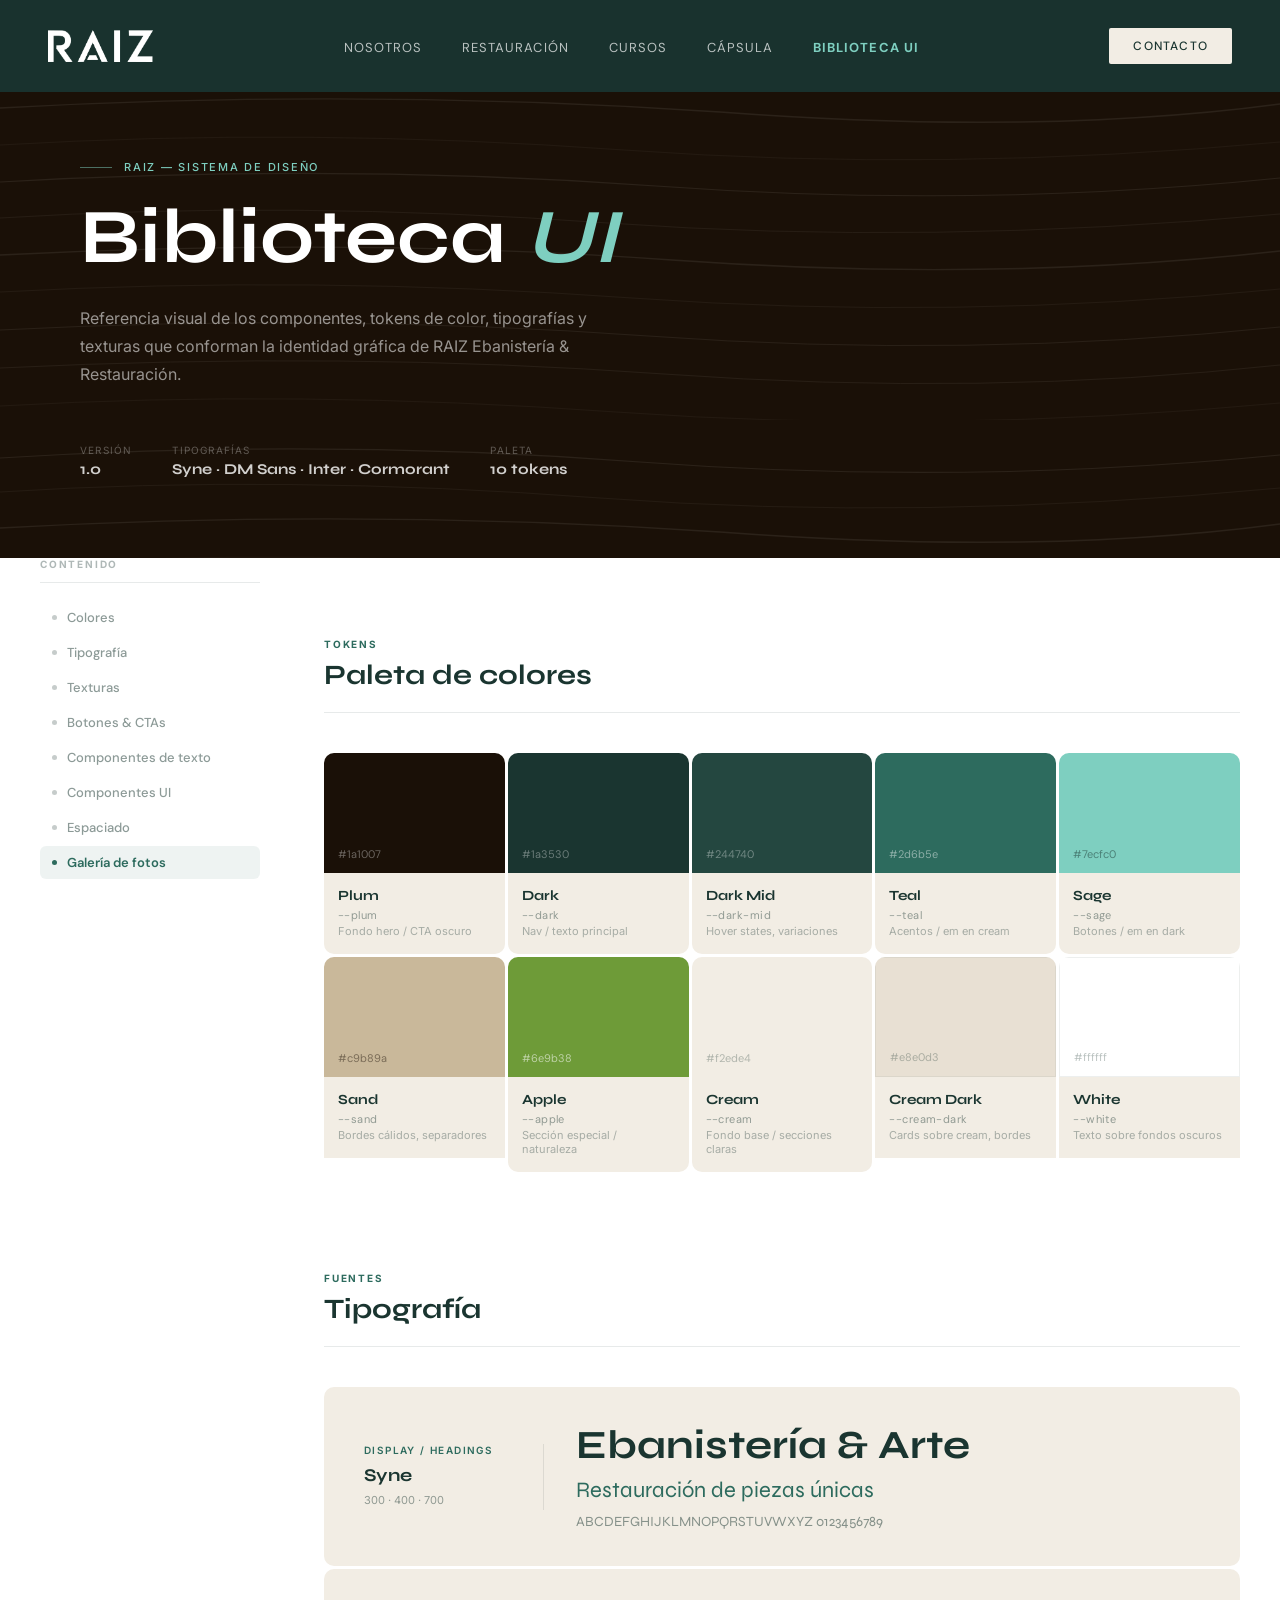
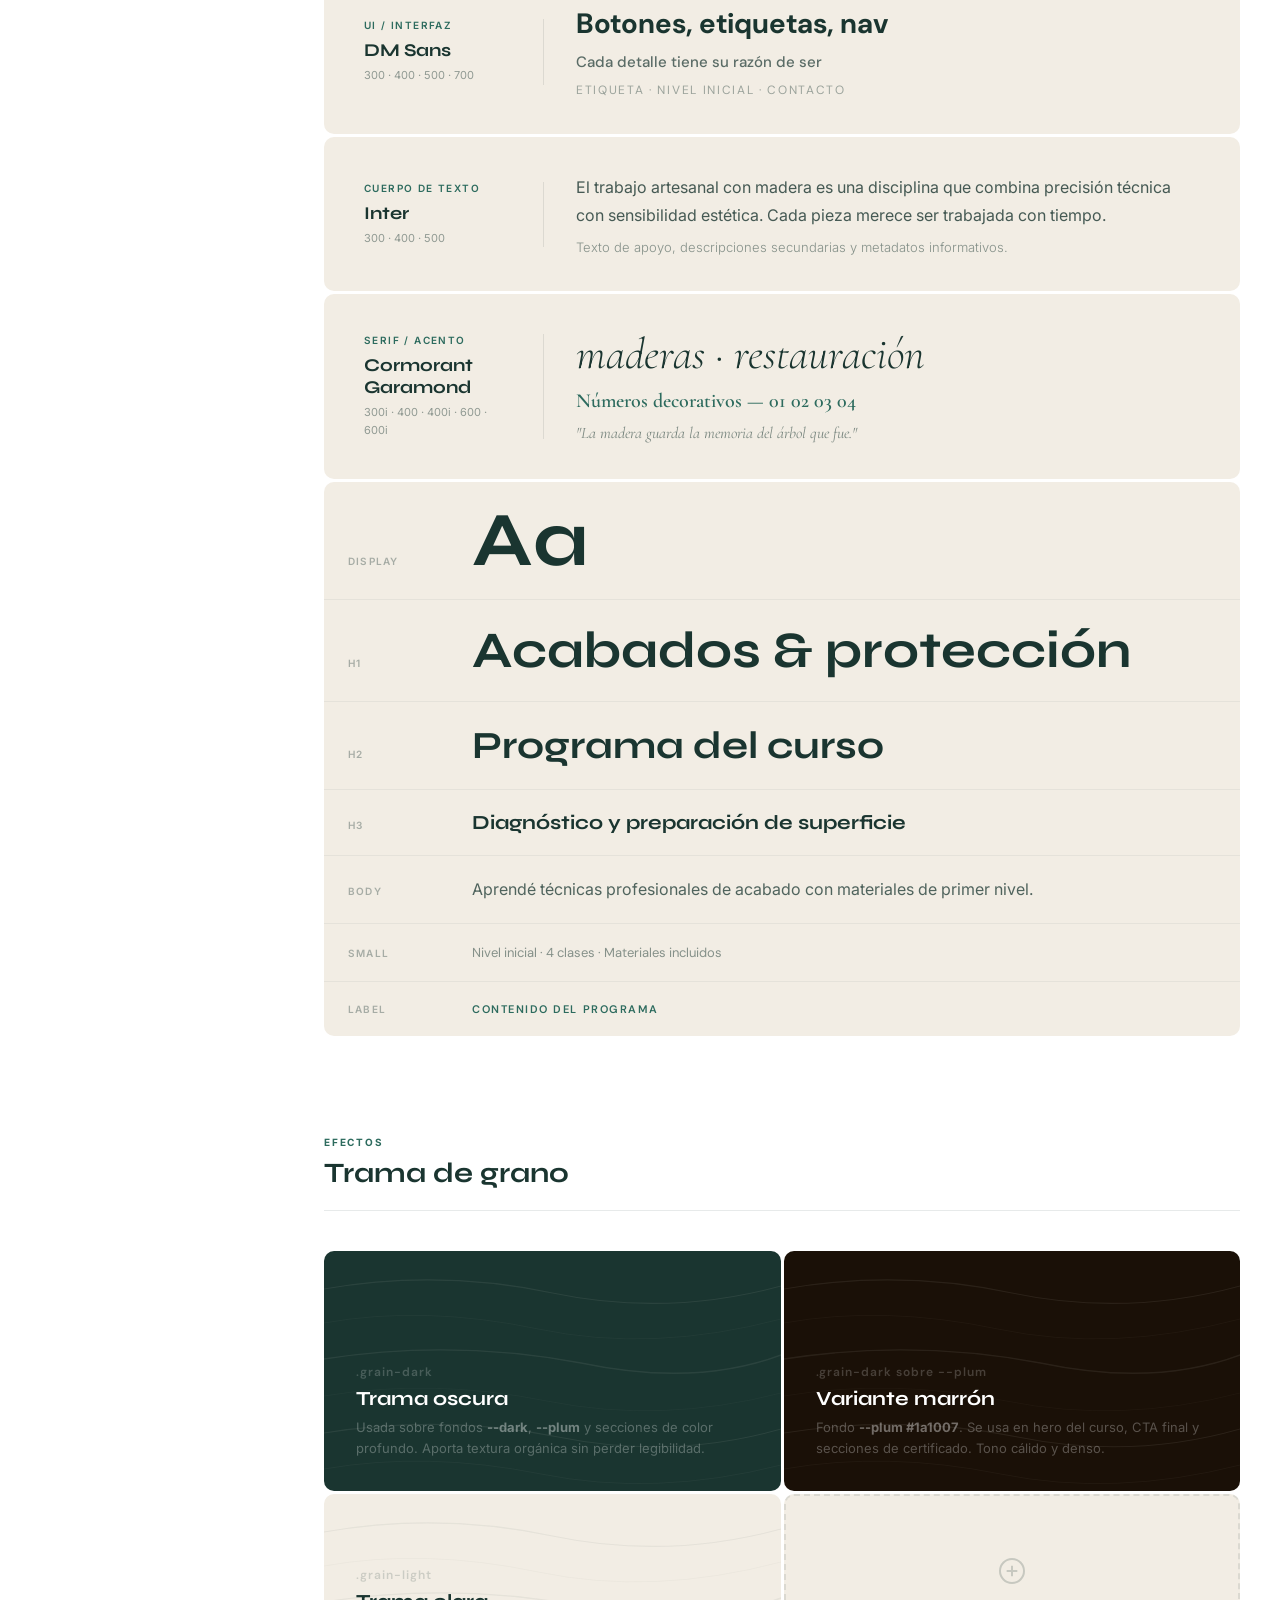
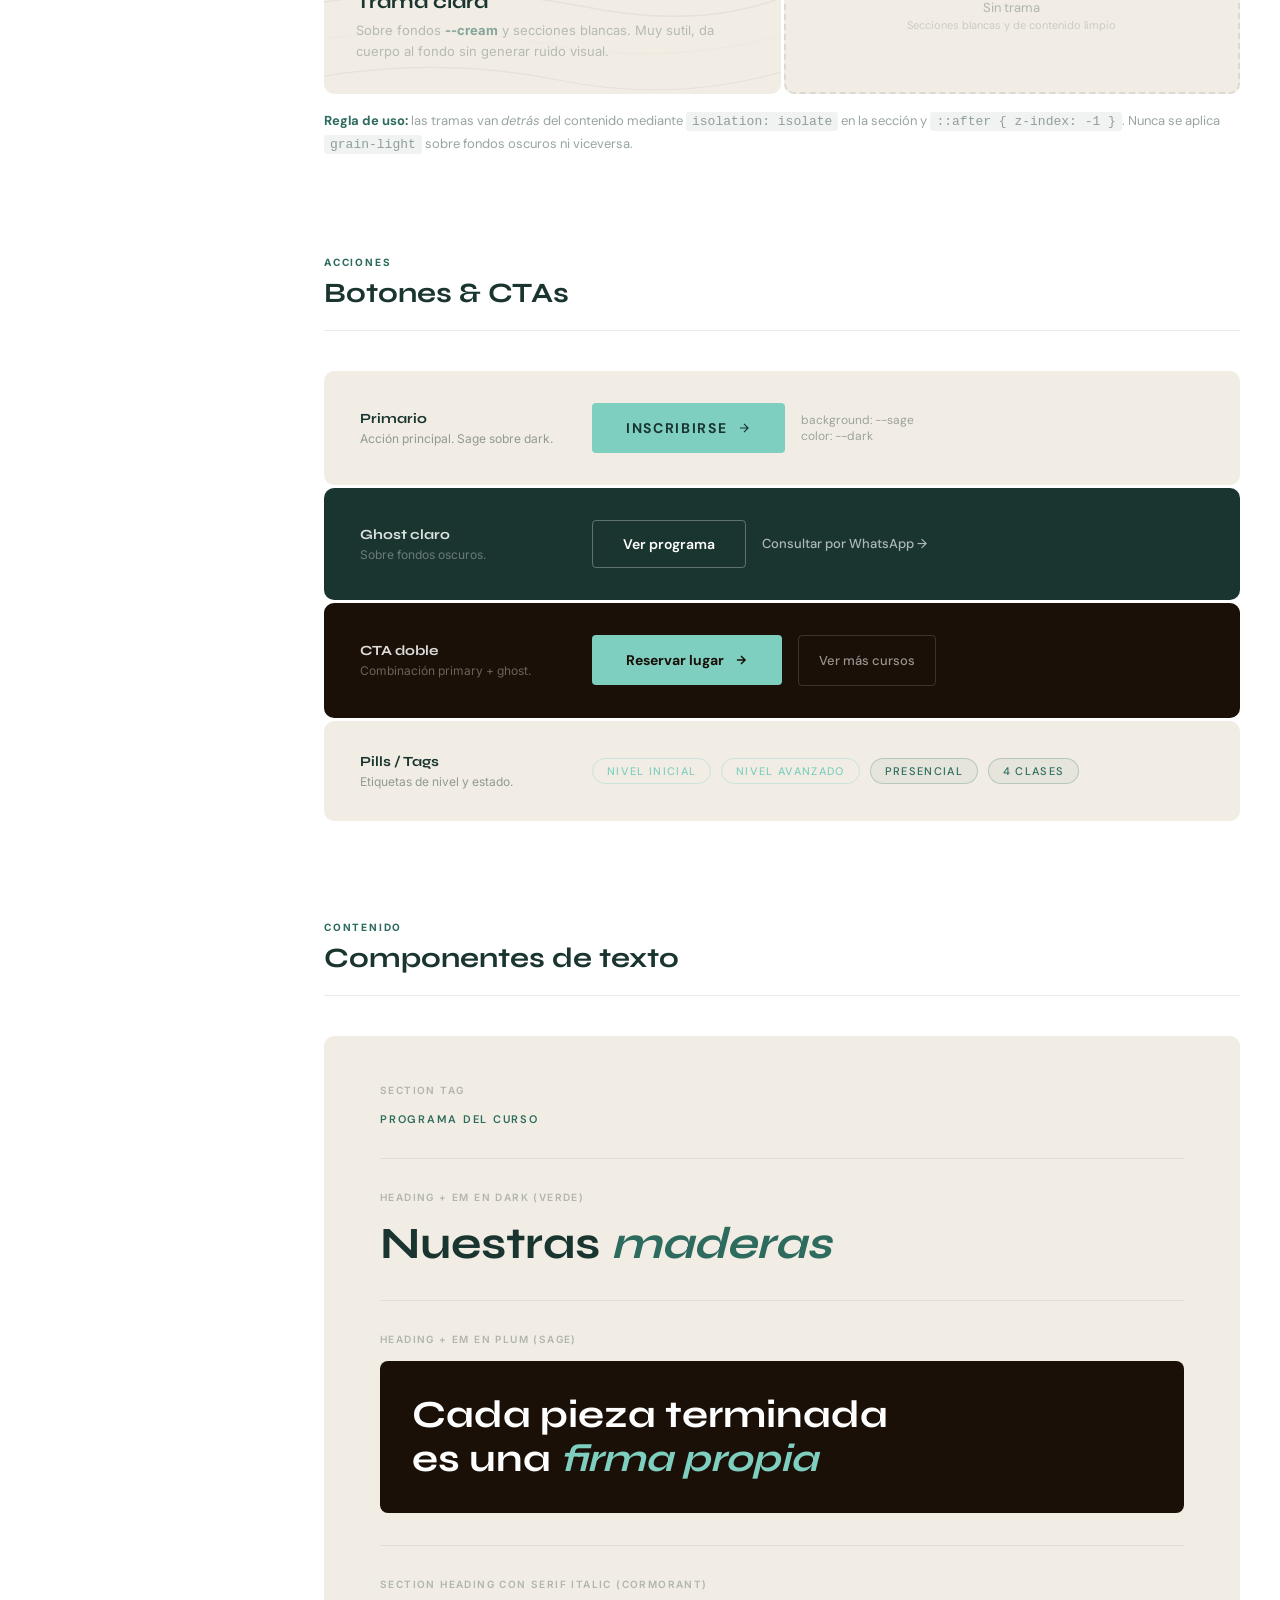
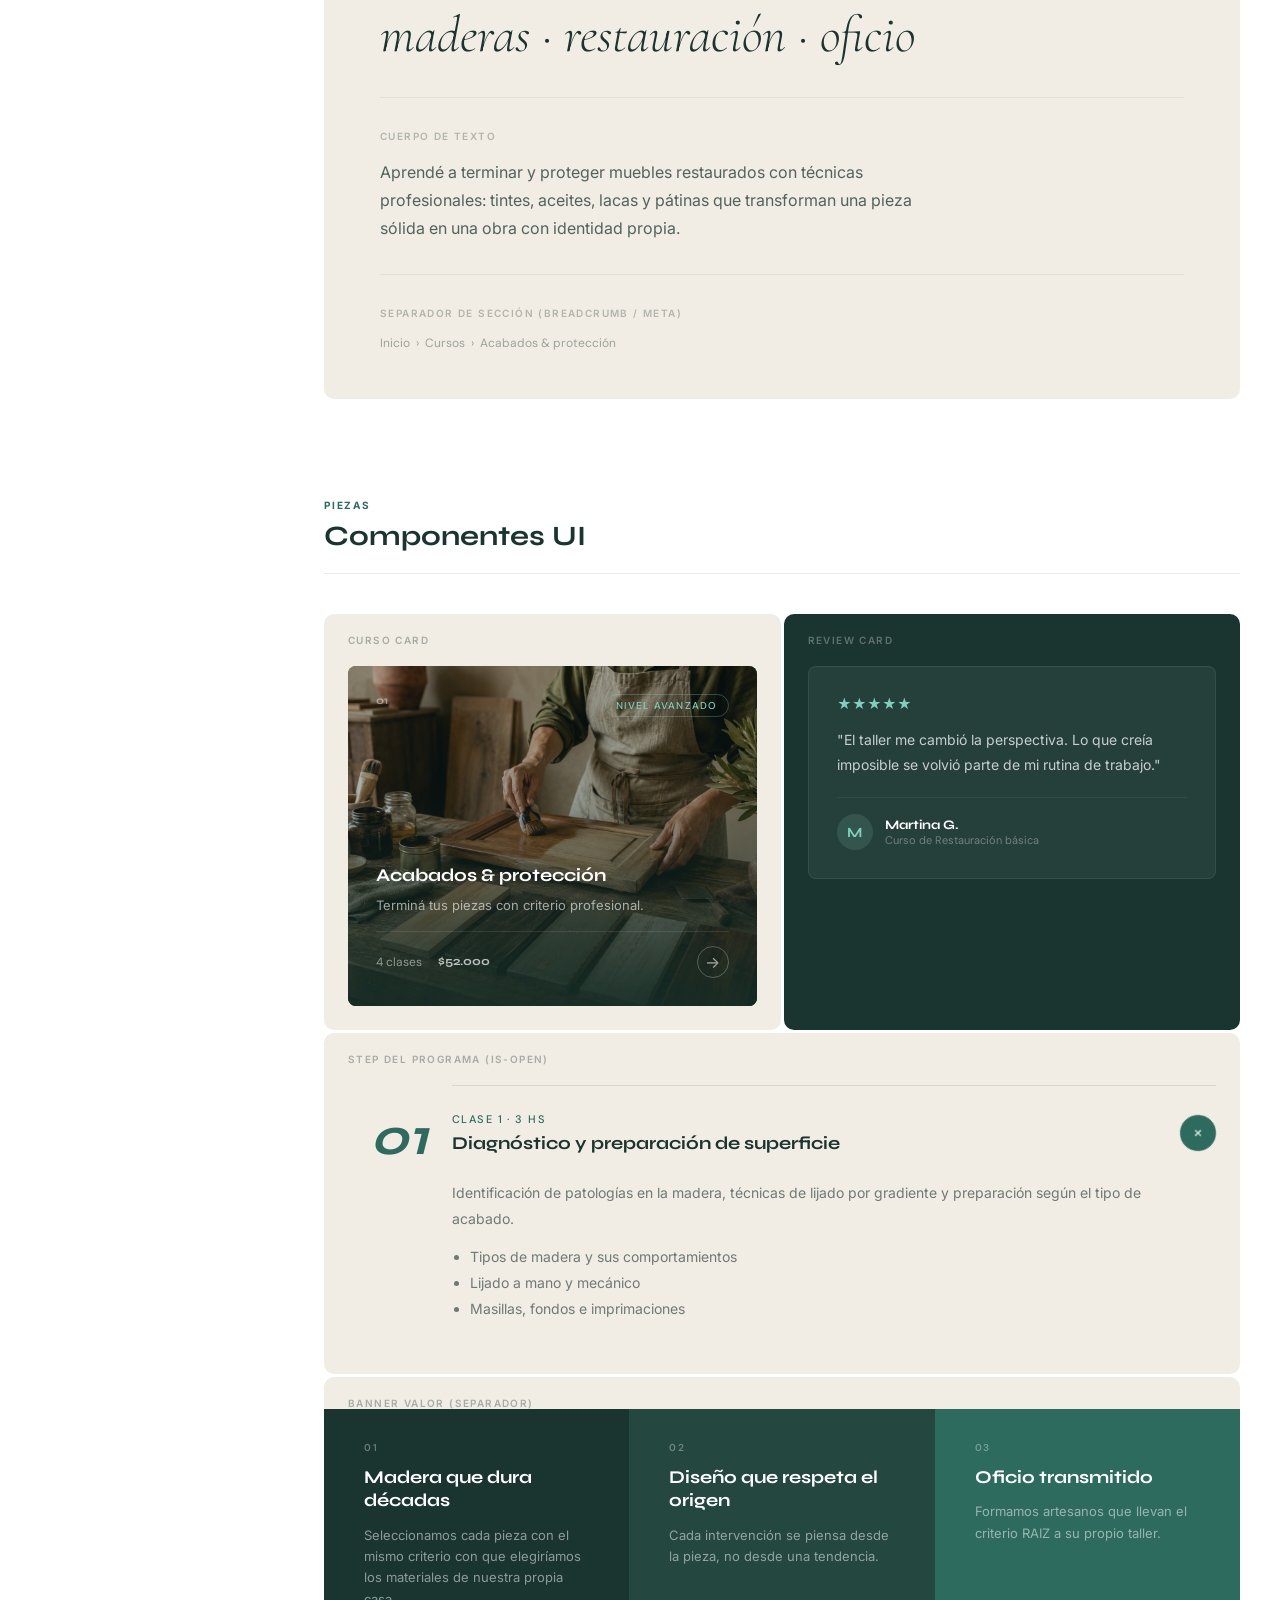
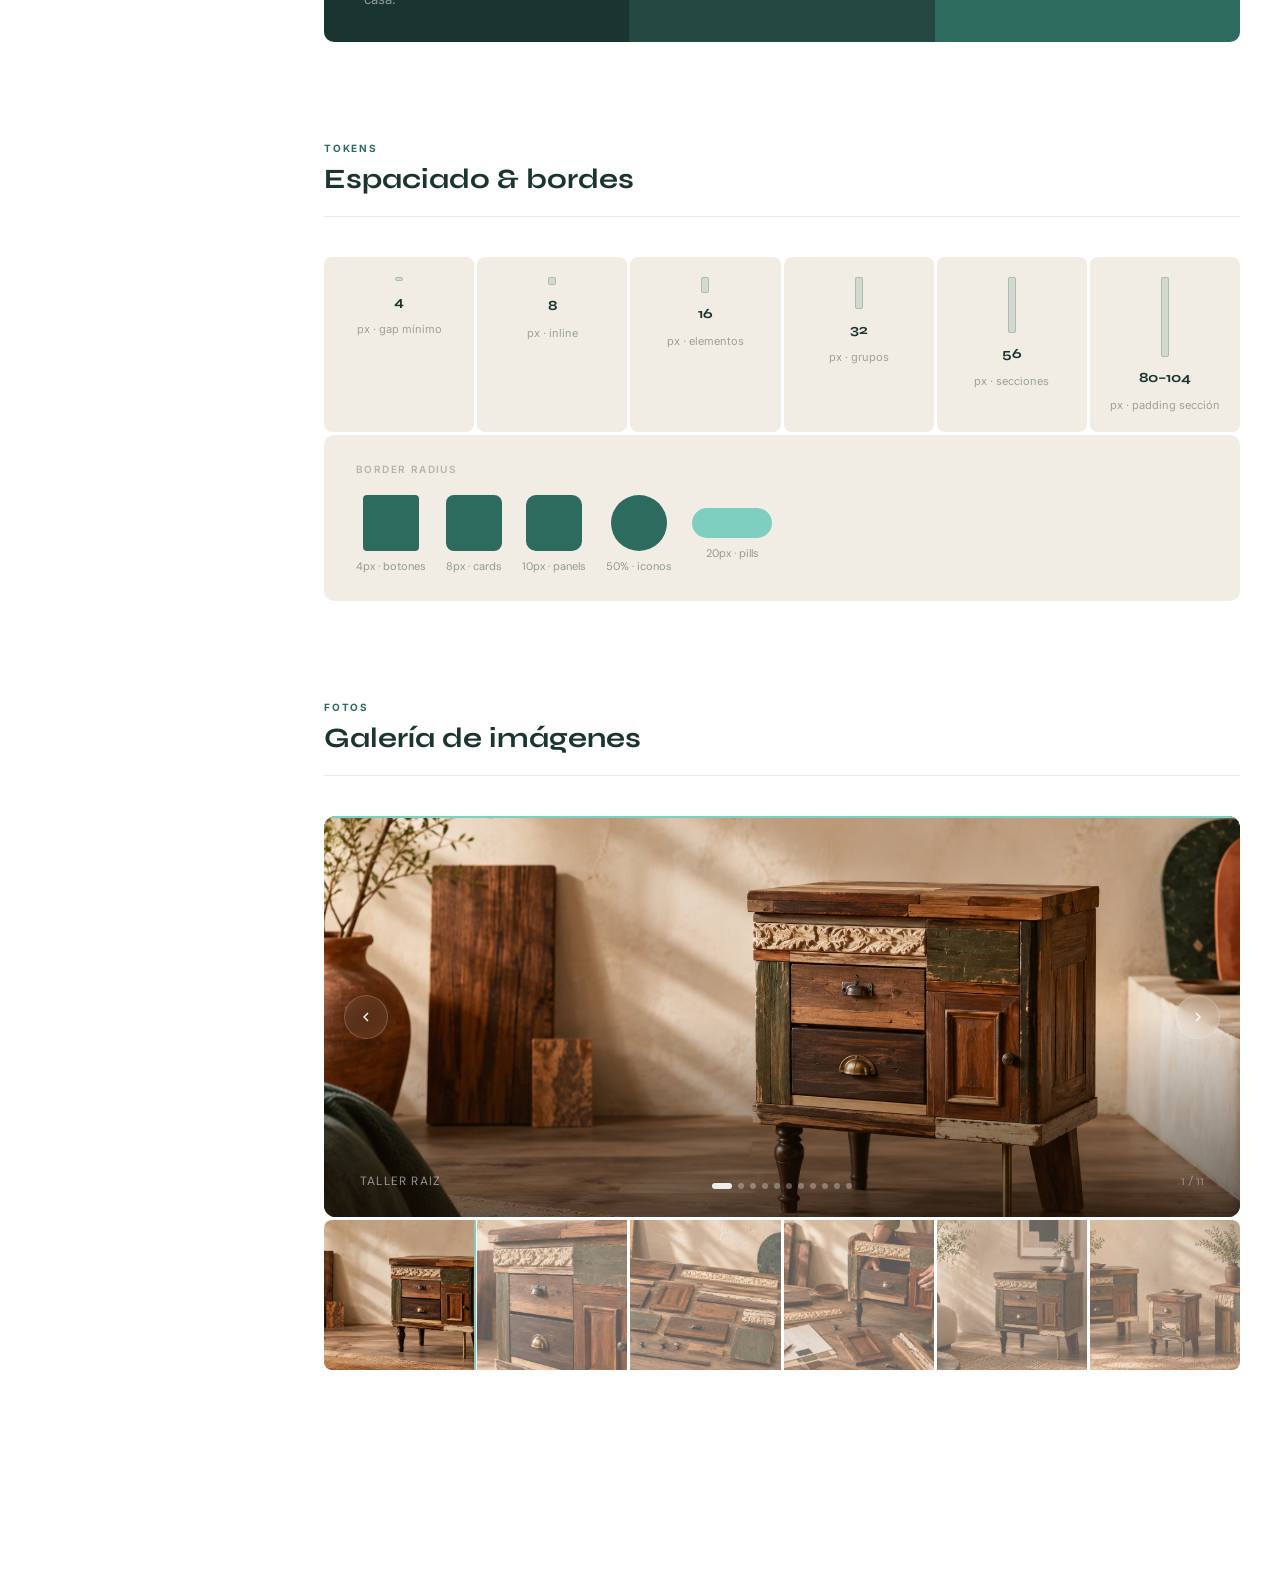
<file: biblioteca-ui.html>
<!DOCTYPE html>
<html lang="es">
<head>
  <meta charset="UTF-8" />
  <meta name="viewport" content="width=device-width, initial-scale=1.0" />
  <title>Biblioteca UI — RAIZ</title>
  <link rel="stylesheet" href="css/style.css" />
  <link rel="preconnect" href="https://fonts.googleapis.com" />
  <link rel="preconnect" href="https://fonts.gstatic.com" crossorigin />
  <style>

    /* ============================================
       BIBLIOTECA UI — ESTILOS PROPIOS
       ============================================ */

    /* Layout base */
    .bui-wrap {
      display: grid;
      grid-template-columns: 220px 1fr;
      max-width: 1320px;
      margin: 0 auto;
      padding: 0 40px 0 40px;
      gap: 0 64px;
      align-items: start;
    }

    /* ---- SIDEBAR ---- */
    .bui-sidebar {
      position: sticky;
      top: calc(var(--nav-h) + 40px);
      padding: 0 0 80px 0;
    }

    .bui-sidebar__label {
      font-size: 10px;
      font-weight: 700;
      letter-spacing: 0.18em;
      text-transform: uppercase;
      color: rgba(26,53,48,0.35);
      margin-bottom: 18px;
      padding-bottom: 12px;
      border-bottom: 1px solid rgba(26,53,48,0.1);
    }

    .bui-sidebar__nav {
      list-style: none;
      display: flex;
      flex-direction: column;
      gap: 2px;
    }

    .bui-sidebar__nav a {
      display: flex;
      align-items: center;
      gap: 10px;
      font-family: var(--font-sans);
      font-size: 13px;
      font-weight: 500;
      color: rgba(26,53,48,0.5);
      padding: 8px 12px;
      border-radius: 6px;
      transition: color 0.2s, background 0.2s;
      text-decoration: none;
    }

    .bui-sidebar__nav a:hover {
      color: var(--dark);
      background: rgba(26,53,48,0.06);
    }

    .bui-sidebar__nav a.is-active {
      color: var(--teal);
      background: rgba(45,107,94,0.08);
      font-weight: 600;
    }

    .bui-sidebar__nav a::before {
      content: '';
      width: 5px;
      height: 5px;
      border-radius: 50%;
      background: currentColor;
      opacity: 0.5;
      flex-shrink: 0;
    }

    .bui-sidebar__nav a.is-active::before {
      opacity: 1;
    }

    /* ---- CONTENIDO ---- */
    .bui-content {
      padding: 80px 0 120px;
    }

    .bui-section {
      margin-bottom: 100px;
      scroll-margin-top: calc(var(--nav-h) + 40px);
    }

    .bui-section__header {
      margin-bottom: 40px;
      padding-bottom: 20px;
      border-bottom: 1px solid rgba(26,53,48,0.1);
    }

    .bui-section__tag {
      font-size: 10px;
      font-weight: 700;
      letter-spacing: 0.18em;
      text-transform: uppercase;
      color: var(--teal);
      margin-bottom: 8px;
    }

    .bui-section__title {
      font-family: 'Syne', sans-serif;
      font-size: 28px;
      font-weight: 700;
      color: var(--dark);
    }

    /* ---- HERO ---- */
    .bui-hero {
      background: var(--plum);
      padding: calc(var(--nav-h) + 72px) 80px 80px;
      isolation: isolate;
    }

    .bui-hero.grain-dark::after { z-index: -1; }

    .bui-hero__inner {
      max-width: 1320px;
      margin: 0 auto;
      position: relative;
      z-index: 1;
    }

    .bui-hero__tag {
      font-size: 11px;
      font-weight: 500;
      letter-spacing: 0.16em;
      text-transform: uppercase;
      color: var(--sage);
      margin-bottom: 24px;
      display: flex;
      align-items: center;
      gap: 12px;
    }

    .bui-hero__tag::before {
      content: '';
      width: 32px;
      height: 1px;
      background: var(--sage);
      opacity: 0.5;
    }

    .bui-hero__title {
      font-family: 'Syne', sans-serif;
      font-size: clamp(48px, 6vw, 88px);
      font-weight: 700;
      color: var(--white);
      line-height: 1.02;
      margin-bottom: 28px;
    }

    .bui-hero__title em {
      font-style: italic;
      color: var(--sage);
    }

    .bui-hero__desc {
      font-size: 16px;
      line-height: 1.75;
      color: rgba(255,255,255,0.55);
      max-width: 560px;
    }

    .bui-hero__meta {
      display: flex;
      gap: 40px;
      margin-top: 56px;
    }

    .bui-hero__meta-item {
      display: flex;
      flex-direction: column;
      gap: 4px;
    }

    .bui-hero__meta-label {
      font-size: 10px;
      letter-spacing: 0.12em;
      text-transform: uppercase;
      color: rgba(255,255,255,0.3);
    }

    .bui-hero__meta-value {
      font-family: 'Syne', sans-serif;
      font-size: 15px;
      font-weight: 700;
      color: rgba(255,255,255,0.8);
    }

    /* ============================================
       SECCIÓN COLORES
       ============================================ */

    .bui-swatches {
      display: grid;
      grid-template-columns: repeat(5, 1fr);
      gap: 3px;
    }

    .bui-swatch {
      border-radius: 10px;
      overflow: hidden;
    }

    .bui-swatch__color {
      height: 120px;
      position: relative;
    }

    .bui-swatch__color::after {
      content: attr(data-hex);
      position: absolute;
      bottom: 12px;
      left: 14px;
      font-family: 'DM Mono', monospace;
      font-size: 11px;
      font-family: var(--font-sans);
      letter-spacing: 0.04em;
    }

    .bui-swatch__info {
      background: var(--cream);
      padding: 14px 14px 16px;
    }

    .bui-swatch__name {
      font-family: 'Syne', sans-serif;
      font-size: 14px;
      font-weight: 700;
      color: var(--dark);
      margin-bottom: 4px;
    }

    .bui-swatch__var {
      font-size: 11px;
      color: rgba(26,53,48,0.45);
      font-family: var(--font-sans);
      letter-spacing: 0.04em;
    }

    .bui-swatch__hex {
      font-size: 11px;
      color: rgba(26,53,48,0.35);
      margin-top: 2px;
    }

    /* Extra colors row */
    .bui-swatches--secondary {
      grid-template-columns: repeat(5, 1fr);
      margin-top: 3px;
    }

    /* ============================================
       SECCIÓN TIPOGRAFÍA
       ============================================ */

    .bui-fonts {
      display: flex;
      flex-direction: column;
      gap: 3px;
    }

    .bui-font-card {
      background: var(--cream);
      border-radius: 10px;
      padding: 36px 40px;
      display: grid;
      grid-template-columns: 180px 1fr;
      gap: 32px;
      align-items: center;
    }

    .bui-font-card__meta {
      border-right: 1px solid rgba(26,53,48,0.1);
      padding-right: 32px;
    }

    .bui-font-card__role {
      font-size: 10px;
      font-weight: 600;
      letter-spacing: 0.14em;
      text-transform: uppercase;
      color: var(--teal);
      margin-bottom: 8px;
    }

    .bui-font-card__name {
      font-family: 'Syne', sans-serif;
      font-size: 18px;
      font-weight: 700;
      color: var(--dark);
      margin-bottom: 6px;
    }

    .bui-font-card__weights {
      font-size: 11px;
      color: rgba(26,53,48,0.45);
      line-height: 1.6;
    }

    .bui-font-card__preview {
      display: flex;
      flex-direction: column;
      gap: 10px;
    }

    /* Escala tipográfica */
    .bui-type-scale {
      display: flex;
      flex-direction: column;
      gap: 0;
      margin-top: 3px;
    }

    .bui-type-row {
      display: grid;
      grid-template-columns: 100px 1fr;
      align-items: baseline;
      padding: 20px 24px;
      background: var(--cream);
      border-bottom: 1px solid rgba(26,53,48,0.06);
      gap: 24px;
    }

    .bui-type-row:first-child { border-radius: 10px 10px 0 0; }
    .bui-type-row:last-child { border-radius: 0 0 10px 10px; border-bottom: none; }

    .bui-type-row__label {
      font-size: 10px;
      font-weight: 600;
      letter-spacing: 0.12em;
      text-transform: uppercase;
      color: rgba(26,53,48,0.35);
    }

    /* ============================================
       SECCIÓN TRAMA
       ============================================ */

    .bui-textures {
      display: grid;
      grid-template-columns: 1fr 1fr;
      gap: 3px;
    }

    .bui-texture-card {
      border-radius: 10px;
      overflow: hidden;
      min-height: 240px;
      display: flex;
      flex-direction: column;
      justify-content: flex-end;
      padding: 32px;
      position: relative;
      isolation: isolate;
    }

    .bui-texture-card--dark {
      background: var(--dark);
    }

    .bui-texture-card--plum {
      background: var(--plum);
    }

    .bui-texture-card.grain-dark::after,
    .bui-texture-card.grain-light::after { z-index: -1; }

    .bui-texture-card__content {
      position: relative;
      z-index: 1;
    }

    .bui-texture-card__class {
      font-family: var(--font-sans);
      font-size: 12px;
      letter-spacing: 0.08em;
      font-weight: 600;
      opacity: 0.5;
      margin-bottom: 6px;
    }

    .bui-texture-card__name {
      font-family: 'Syne', sans-serif;
      font-size: 20px;
      font-weight: 700;
      margin-bottom: 6px;
    }

    .bui-texture-card__desc {
      font-size: 13px;
      line-height: 1.6;
      opacity: 0.55;
    }

    /* ============================================
       SECCIÓN BOTONES
       ============================================ */

    .bui-buttons-grid {
      display: flex;
      flex-direction: column;
      gap: 3px;
    }

    .bui-btn-row {
      background: var(--cream);
      border-radius: 10px;
      padding: 32px 36px;
      display: grid;
      grid-template-columns: 200px 1fr;
      align-items: center;
      gap: 32px;
    }

    .bui-btn-row--dark {
      background: var(--dark);
    }

    .bui-btn-row--plum {
      background: var(--plum);
    }

    .bui-btn-row__meta {
      display: flex;
      flex-direction: column;
      gap: 4px;
    }

    .bui-btn-row__name {
      font-family: 'Syne', sans-serif;
      font-size: 14px;
      font-weight: 700;
    }

    .bui-btn-row--dark .bui-btn-row__name,
    .bui-btn-row--plum .bui-btn-row__name { color: rgba(255,255,255,0.85); }

    .bui-btn-row__desc {
      font-size: 12px;
      color: rgba(26,53,48,0.45);
    }

    .bui-btn-row--dark .bui-btn-row__desc,
    .bui-btn-row--plum .bui-btn-row__desc { color: rgba(255,255,255,0.35); }

    .bui-btn-row__items {
      display: flex;
      align-items: center;
      flex-wrap: wrap;
      gap: 16px;
    }

    /* ============================================
       SECCIÓN TEXTO
       ============================================ */

    .bui-text-demo {
      background: var(--cream);
      border-radius: 10px;
      padding: 48px 56px;
    }

    .bui-text-demo__block {
      padding: 32px 0;
      border-bottom: 1px solid rgba(26,53,48,0.08);
    }

    .bui-text-demo__block:first-child { padding-top: 0; }
    .bui-text-demo__block:last-child { border-bottom: none; padding-bottom: 0; }

    .bui-text-demo__label {
      font-size: 10px;
      font-weight: 600;
      letter-spacing: 0.14em;
      text-transform: uppercase;
      color: rgba(26,53,48,0.3);
      margin-bottom: 16px;
    }

    /* ============================================
       SECCIÓN COMPONENTES
       ============================================ */

    .bui-components-grid {
      display: grid;
      grid-template-columns: 1fr 1fr;
      gap: 3px;
    }

    .bui-component-card {
      background: var(--cream);
      border-radius: 10px;
      overflow: hidden;
    }

    .bui-component-card--full {
      grid-column: 1 / -1;
    }

    .bui-component-card__label {
      font-size: 10px;
      font-weight: 600;
      letter-spacing: 0.14em;
      text-transform: uppercase;
      color: rgba(26,53,48,0.35);
      padding: 20px 24px 0;
    }

    .bui-component-card__inner {
      padding: 20px 24px 24px;
    }

    .bui-component-card--dark {
      background: var(--dark);
    }

    .bui-component-card--plum {
      background: var(--plum);
    }

    .bui-component-card--dark .bui-component-card__label,
    .bui-component-card--plum .bui-component-card__label {
      color: rgba(255,255,255,0.3);
    }

    /* ============================================
       CARRUSEL
       ============================================ */

    .bui-carousel {
      position: relative;
      overflow: hidden;
      border-radius: 12px;
      background: var(--plum);
      aspect-ratio: 16/7;
    }

    .bui-carousel__track {
      display: flex;
      height: 100%;
      transition: transform 0.65s cubic-bezier(0.16,1,0.3,1);
    }

    .bui-carousel__slide {
      min-width: 100%;
      height: 100%;
      position: relative;
      overflow: hidden;
    }

    .bui-carousel__img {
      width: 100%;
      height: 100%;
      object-fit: cover;
      display: block;
    }

    .bui-carousel__shade {
      position: absolute;
      inset: 0;
      background: linear-gradient(to top, rgba(26,16,7,0.65) 0%, transparent 50%);
    }

    .bui-carousel__caption {
      position: absolute;
      bottom: 28px;
      left: 36px;
      right: 36px;
      display: flex;
      align-items: flex-end;
      justify-content: space-between;
      z-index: 2;
    }

    .bui-carousel__caption-text {
      font-family: var(--font-sans);
      font-size: 12px;
      letter-spacing: 0.1em;
      text-transform: uppercase;
      color: rgba(255,255,255,0.55);
    }

    .bui-carousel__count {
      font-family: 'Syne', sans-serif;
      font-size: 13px;
      color: rgba(255,255,255,0.35);
    }

    .bui-carousel__btn {
      position: absolute;
      top: 50%;
      transform: translateY(-50%);
      width: 44px;
      height: 44px;
      border-radius: 50%;
      border: 1px solid rgba(255,255,255,0.2);
      background: rgba(255,255,255,0.08);
      backdrop-filter: blur(8px);
      cursor: pointer;
      display: flex;
      align-items: center;
      justify-content: center;
      color: white;
      transition: background 0.2s, border-color 0.2s;
      z-index: 3;
    }

    .bui-carousel__btn:hover {
      background: rgba(255,255,255,0.18);
      border-color: rgba(255,255,255,0.4);
    }

    .bui-carousel__btn--prev { left: 20px; }
    .bui-carousel__btn--next { right: 20px; }

    .bui-carousel__dots {
      position: absolute;
      bottom: 28px;
      left: 50%;
      transform: translateX(-50%);
      display: flex;
      gap: 6px;
      z-index: 3;
    }

    .bui-carousel__dot {
      width: 6px;
      height: 6px;
      border-radius: 50%;
      background: rgba(255,255,255,0.3);
      cursor: pointer;
      transition: background 0.2s, width 0.3s;
      border: none;
      padding: 0;
    }

    .bui-carousel__dot.is-active {
      background: rgba(255,255,255,0.9);
      width: 20px;
      border-radius: 3px;
    }

    /* Progreso barra carrusel */
    .bui-carousel__progress {
      position: absolute;
      top: 0;
      left: 0;
      height: 2px;
      background: var(--sage);
      z-index: 4;
      transition: width 0s linear;
    }

    .bui-carousel__progress.is-animating {
      transition: width 4s linear;
    }

    /* ============================================
       SECCIÓN ESPACIADO & BORDES
       ============================================ */

    .bui-spacing-grid {
      display: grid;
      grid-template-columns: repeat(6, 1fr);
      gap: 3px;
    }

    .bui-spacing-swatch {
      background: var(--cream);
      border-radius: 8px;
      padding: 20px 16px;
      display: flex;
      flex-direction: column;
      align-items: center;
      gap: 12px;
    }

    .bui-spacing-swatch__bar {
      background: rgba(45,107,94,0.15);
      border: 1px solid rgba(45,107,94,0.25);
      border-radius: 2px;
      width: 8px;
    }

    .bui-spacing-swatch__label {
      font-family: 'Syne', sans-serif;
      font-size: 14px;
      font-weight: 700;
      color: var(--dark);
    }

    .bui-spacing-swatch__px {
      font-size: 11px;
      color: rgba(26,53,48,0.4);
    }

    /* ============================================
       RESPONSIVE
       ============================================ */

    @media (max-width: 1024px) {
      .bui-wrap {
        grid-template-columns: 1fr;
        padding: 0 24px;
      }
      .bui-sidebar { display: none; }
      .bui-swatches,
      .bui-swatches--secondary { grid-template-columns: repeat(3, 1fr); }
      .bui-components-grid { grid-template-columns: 1fr; }
      .bui-textures { grid-template-columns: 1fr; }
      .bui-spacing-grid { grid-template-columns: repeat(3, 1fr); }
    }

    @media (max-width: 768px) {

      /* ---- Layout general ---- */
      .bui-content { padding: 48px 0 72px; }
      .bui-section { margin-bottom: 56px; }
      .bui-section__header { margin-bottom: 28px; }

      /* ---- Hero ---- */
      .bui-hero { padding: calc(var(--nav-h) + 40px) 24px 48px; }
      .bui-hero__title { font-size: clamp(36px, 10vw, 52px); line-height: 1.06; }
      .bui-hero__desc { font-size: 14px; line-height: 1.65; }
      .bui-hero__meta { flex-direction: column; gap: 16px; margin-top: 36px; }

      /* ---- Colores ---- */
      .bui-swatches { grid-template-columns: repeat(2, 1fr); }
      .bui-swatches--secondary { grid-template-columns: repeat(2, 1fr); }

      /* ---- Tipografía — font cards ---- */
      .bui-font-card {
        grid-template-columns: 1fr;
        padding: 24px 20px;
        gap: 16px;
      }
      .bui-font-card__meta {
        border-right: none;
        border-bottom: 1px solid rgba(26,53,48,0.1);
        padding-right: 0;
        padding-bottom: 16px;
      }
      .bui-font-card__preview {
        overflow: hidden;
        word-break: break-word;
      }
      /* Recorta el texto de preview grande para que no desborde */
      .bui-font-card__preview span {
        display: block;
        overflow: hidden;
        text-overflow: ellipsis;
        white-space: nowrap;
        max-width: 100%;
        font-size: 22px !important;
        line-height: 1.3 !important;
      }
      .bui-font-card__preview span:not(:first-child) {
        font-size: 14px !important;
        white-space: normal;
      }

      /* ---- Escala tipográfica ---- */
      .bui-type-row {
        grid-template-columns: 56px 1fr;
        padding: 14px 16px;
        gap: 12px;
        overflow: hidden;
      }
      .bui-type-row span:last-child {
        overflow: hidden;
        font-size: clamp(16px, 5vw, 28px) !important;
        white-space: nowrap;
        text-overflow: ellipsis;
      }

      /* ---- Texturas ---- */
      .bui-texture-card { min-height: 180px; padding: 24px; }

      /* ---- Botones ---- */
      .bui-btn-row {
        grid-template-columns: 1fr;
        padding: 24px 20px;
        gap: 18px;
      }
      .bui-btn-row__items { gap: 12px; }

      /* ---- Texto demo ---- */
      .bui-text-demo { padding: 24px 20px; overflow: hidden; }
      .bui-text-demo__block { padding: 22px 0; word-break: break-word; }

      /* ---- Componentes: step del programa → apilado ---- */
      .bui-step-grid {
        grid-template-columns: 1fr !important;
        gap: 0 !important;
      }
      .bui-step-grid > div:first-child {
        font-size: 32px !important;
        padding-top: 20px !important;
        text-align: left !important;
        padding-bottom: 0;
      }

      /* ---- Componentes: banner valor → 1 columna ---- */
      .bui-banner-grid {
        grid-template-columns: 1fr !important;
      }
      .bui-banner-grid > div {
        padding: 24px 20px !important;
      }

      /* ---- Espaciado ---- */
      .bui-spacing-grid { grid-template-columns: repeat(2, 1fr); }
      .bui-spacing-swatch { padding: 16px 12px; }

      /* ---- Carrusel ---- */
      .bui-carousel { aspect-ratio: 4/3; }
      .bui-carousel__caption { left: 16px; right: 16px; bottom: 16px; }
      .bui-carousel__btn { width: 36px; height: 36px; }
      .bui-carousel__btn--prev { left: 10px; }
      .bui-carousel__btn--next { right: 10px; }

      /* ---- Miniaturas galería → 3 columnas ---- */
      .bui-thumbs-grid {
        grid-template-columns: repeat(3, 1fr) !important;
      }
    }

  </style>
</head>
<body>

  <!-- NAV -->
  <nav class="nav" role="navigation" aria-label="Navegación principal">
    <a href="index.html" class="nav__logo">
      <img src="assets/images/logo blanco.png" alt="RAIZ" class="nav__logo-img">
    </a>
    <ul class="nav__links">
      <li><a href="index.html#nosotros">Nosotros</a></li>
      <li><a href="index.html#restauracion">Restauración</a></li>
      <li><a href="index.html#cursos">Cursos</a></li>
      <li><a href="index.html#capsula">Cápsula</a></li>
      <li><a href="biblioteca-ui.html" style="color:var(--sage)!important;font-weight:700;">Biblioteca UI</a></li>
    </ul>
    <a href="index.html#contacto" class="nav__cta">Contacto</a>
    <button class="nav__hamburger" aria-label="Abrir menú" aria-expanded="false">
      <span></span><span></span><span></span>
    </button>
  </nav>

  <!-- HERO -->
  <header class="bui-hero grain-dark">
    <div class="bui-hero__inner">
      <p class="bui-hero__tag">RAIZ — Sistema de diseño</p>
      <h1 class="bui-hero__title">Biblioteca <em>UI</em></h1>
      <p class="bui-hero__desc">Referencia visual de los componentes, tokens de color, tipografías y texturas que conforman la identidad gráfica de RAIZ Ebanistería & Restauración.</p>
      <div class="bui-hero__meta">
        <div class="bui-hero__meta-item">
          <span class="bui-hero__meta-label">Versión</span>
          <span class="bui-hero__meta-value">1.0</span>
        </div>
        <div class="bui-hero__meta-item">
          <span class="bui-hero__meta-label">Tipografías</span>
          <span class="bui-hero__meta-value">Syne · DM Sans · Inter · Cormorant</span>
        </div>
        <div class="bui-hero__meta-item">
          <span class="bui-hero__meta-label">Paleta</span>
          <span class="bui-hero__meta-value">10 tokens</span>
        </div>
      </div>
    </div>
  </header>

  <!-- BODY: SIDEBAR + CONTENT -->
  <div class="bui-wrap" style="background: white; min-height: 100vh;">

    <!-- SIDEBAR -->
    <aside class="bui-sidebar">
      <p class="bui-sidebar__label">Contenido</p>
      <ul class="bui-sidebar__nav">
        <li><a href="#colores">Colores</a></li>
        <li><a href="#tipografia">Tipografía</a></li>
        <li><a href="#texturas">Texturas</a></li>
        <li><a href="#botones">Botones & CTAs</a></li>
        <li><a href="#texto">Componentes de texto</a></li>
        <li><a href="#componentes">Componentes UI</a></li>
        <li><a href="#espaciado">Espaciado</a></li>
        <li><a href="#galeria">Galería de fotos</a></li>
      </ul>
    </aside>

    <!-- MAIN CONTENT -->
    <main class="bui-content">

      <!-- ================================
           COLORES
           ================================ -->
      <section class="bui-section" id="colores">
        <div class="bui-section__header">
          <p class="bui-section__tag">Tokens</p>
          <h2 class="bui-section__title">Paleta de colores</h2>
        </div>

        <div class="bui-swatches">

          <div class="bui-swatch">
            <div class="bui-swatch__color" style="background:#1a1007;">
              <span style="color:rgba(255,255,255,0.35); position:absolute; bottom:12px; left:14px; font-size:11px; font-family: var(--font-sans);">#1a1007</span>
            </div>
            <div class="bui-swatch__info">
              <div class="bui-swatch__name">Plum</div>
              <div class="bui-swatch__var">--plum</div>
              <div class="bui-swatch__hex">Fondo hero / CTA oscuro</div>
            </div>
          </div>

          <div class="bui-swatch">
            <div class="bui-swatch__color" style="background:#1a3530;">
              <span style="color:rgba(255,255,255,0.35); position:absolute; bottom:12px; left:14px; font-size:11px; font-family: var(--font-sans);">#1a3530</span>
            </div>
            <div class="bui-swatch__info">
              <div class="bui-swatch__name">Dark</div>
              <div class="bui-swatch__var">--dark</div>
              <div class="bui-swatch__hex">Nav / texto principal</div>
            </div>
          </div>

          <div class="bui-swatch">
            <div class="bui-swatch__color" style="background:#244740;">
              <span style="color:rgba(255,255,255,0.35); position:absolute; bottom:12px; left:14px; font-size:11px; font-family: var(--font-sans);">#244740</span>
            </div>
            <div class="bui-swatch__info">
              <div class="bui-swatch__name">Dark Mid</div>
              <div class="bui-swatch__var">--dark-mid</div>
              <div class="bui-swatch__hex">Hover states, variaciones</div>
            </div>
          </div>

          <div class="bui-swatch">
            <div class="bui-swatch__color" style="background:#2d6b5e;">
              <span style="color:rgba(255,255,255,0.45); position:absolute; bottom:12px; left:14px; font-size:11px; font-family: var(--font-sans);">#2d6b5e</span>
            </div>
            <div class="bui-swatch__info">
              <div class="bui-swatch__name">Teal</div>
              <div class="bui-swatch__var">--teal</div>
              <div class="bui-swatch__hex">Acentos / em en cream</div>
            </div>
          </div>

          <div class="bui-swatch">
            <div class="bui-swatch__color" style="background:#7ecfc0;">
              <span style="color:rgba(26,53,48,0.5); position:absolute; bottom:12px; left:14px; font-size:11px; font-family: var(--font-sans);">#7ecfc0</span>
            </div>
            <div class="bui-swatch__info">
              <div class="bui-swatch__name">Sage</div>
              <div class="bui-swatch__var">--sage</div>
              <div class="bui-swatch__hex">Botones / em en dark</div>
            </div>
          </div>

        </div>

        <div class="bui-swatches bui-swatches--secondary" style="margin-top:3px;">

          <div class="bui-swatch">
            <div class="bui-swatch__color" style="background:#c9b89a;">
              <span style="color:rgba(26,16,7,0.45); position:absolute; bottom:12px; left:14px; font-size:11px; font-family: var(--font-sans);">#c9b89a</span>
            </div>
            <div class="bui-swatch__info">
              <div class="bui-swatch__name">Sand</div>
              <div class="bui-swatch__var">--sand</div>
              <div class="bui-swatch__hex">Bordes cálidos, separadores</div>
            </div>
          </div>

          <div class="bui-swatch">
            <div class="bui-swatch__color" style="background:#6e9b38;">
              <span style="color:rgba(255,255,255,0.55); position:absolute; bottom:12px; left:14px; font-size:11px; font-family: var(--font-sans);">#6e9b38</span>
            </div>
            <div class="bui-swatch__info">
              <div class="bui-swatch__name">Apple</div>
              <div class="bui-swatch__var">--apple</div>
              <div class="bui-swatch__hex">Sección especial / naturaleza</div>
            </div>
          </div>

          <div class="bui-swatch">
            <div class="bui-swatch__color" style="background:#f2ede4;">
              <span style="color:rgba(26,53,48,0.3); position:absolute; bottom:12px; left:14px; font-size:11px; font-family: var(--font-sans);">#f2ede4</span>
            </div>
            <div class="bui-swatch__info">
              <div class="bui-swatch__name">Cream</div>
              <div class="bui-swatch__var">--cream</div>
              <div class="bui-swatch__hex">Fondo base / secciones claras</div>
            </div>
          </div>

          <div class="bui-swatch">
            <div class="bui-swatch__color" style="background:#e8e0d3; border: 1px solid rgba(26,53,48,0.06);">
              <span style="color:rgba(26,53,48,0.3); position:absolute; bottom:12px; left:14px; font-size:11px; font-family: var(--font-sans);">#e8e0d3</span>
            </div>
            <div class="bui-swatch__info">
              <div class="bui-swatch__name">Cream Dark</div>
              <div class="bui-swatch__var">--cream-dark</div>
              <div class="bui-swatch__hex">Cards sobre cream, bordes</div>
            </div>
          </div>

          <div class="bui-swatch">
            <div class="bui-swatch__color" style="background:#ffffff; border: 1px solid rgba(26,53,48,0.08);">
              <span style="color:rgba(26,53,48,0.3); position:absolute; bottom:12px; left:14px; font-size:11px; font-family: var(--font-sans);">#ffffff</span>
            </div>
            <div class="bui-swatch__info">
              <div class="bui-swatch__name">White</div>
              <div class="bui-swatch__var">--white</div>
              <div class="bui-swatch__hex">Texto sobre fondos oscuros</div>
            </div>
          </div>

        </div>
      </section>

      <!-- ================================
           TIPOGRAFÍA
           ================================ -->
      <section class="bui-section" id="tipografia">
        <div class="bui-section__header">
          <p class="bui-section__tag">Fuentes</p>
          <h2 class="bui-section__title">Tipografía</h2>
        </div>

        <div class="bui-fonts">

          <div class="bui-font-card">
            <div class="bui-font-card__meta">
              <p class="bui-font-card__role">Display / Headings</p>
              <p class="bui-font-card__name">Syne</p>
              <p class="bui-font-card__weights">300 · 400 · 700</p>
            </div>
            <div class="bui-font-card__preview">
              <span style="font-family:'Syne',sans-serif; font-size:40px; font-weight:700; color:var(--dark); line-height:1.1;">Ebanistería & Arte</span>
              <span style="font-family:'Syne',sans-serif; font-size:22px; font-weight:400; color:var(--teal);">Restauración de piezas únicas</span>
              <span style="font-family:'Syne',sans-serif; font-size:14px; font-weight:300; color:rgba(26,53,48,0.5);">ABCDEFGHIJKLMNOPQRSTUVWXYZ 0123456789</span>
            </div>
          </div>

          <div class="bui-font-card">
            <div class="bui-font-card__meta">
              <p class="bui-font-card__role">UI / Interfaz</p>
              <p class="bui-font-card__name">DM Sans</p>
              <p class="bui-font-card__weights">300 · 400 · 500 · 700</p>
            </div>
            <div class="bui-font-card__preview">
              <span style="font-family:'DM Sans',sans-serif; font-size:28px; font-weight:700; color:var(--dark);">Botones, etiquetas, nav</span>
              <span style="font-family:'DM Sans',sans-serif; font-size:15px; font-weight:500; color:rgba(26,53,48,0.7);">Cada detalle tiene su razón de ser</span>
              <span style="font-family:'DM Sans',sans-serif; font-size:12px; font-weight:400; color:rgba(26,53,48,0.4); letter-spacing:0.14em; text-transform:uppercase;">ETIQUETA · NIVEL INICIAL · CONTACTO</span>
            </div>
          </div>

          <div class="bui-font-card">
            <div class="bui-font-card__meta">
              <p class="bui-font-card__role">Cuerpo de texto</p>
              <p class="bui-font-card__name">Inter</p>
              <p class="bui-font-card__weights">300 · 400 · 500</p>
            </div>
            <div class="bui-font-card__preview">
              <span style="font-family:'Inter',sans-serif; font-size:16px; font-weight:400; color:rgba(26,53,48,0.8); line-height:1.75;">El trabajo artesanal con madera es una disciplina que combina precisión técnica con sensibilidad estética. Cada pieza merece ser trabajada con tiempo.</span>
              <span style="font-family:'Inter',sans-serif; font-size:13px; font-weight:300; color:rgba(26,53,48,0.5);">Texto de apoyo, descripciones secundarias y metadatos informativos.</span>
            </div>
          </div>

          <div class="bui-font-card">
            <div class="bui-font-card__meta">
              <p class="bui-font-card__role">Serif / Acento</p>
              <p class="bui-font-card__name">Cormorant Garamond</p>
              <p class="bui-font-card__weights">300i · 400 · 400i · 600 · 600i</p>
            </div>
            <div class="bui-font-card__preview">
              <span style="font-family:'Cormorant Garamond',serif; font-size:44px; font-style:italic; font-weight:300; color:var(--dark); line-height:1.1;">maderas · restauración</span>
              <span style="font-family:'Cormorant Garamond',serif; font-size:20px; font-weight:600; color:var(--teal);">Números decorativos — 01 02 03 04</span>
              <span style="font-family:'Cormorant Garamond',serif; font-size:16px; font-style:italic; font-weight:400; color:rgba(26,53,48,0.55);">"La madera guarda la memoria del árbol que fue."</span>
            </div>
          </div>

        </div>

        <!-- Escala tipográfica -->
        <div style="margin-top: 3px;">
          <div class="bui-type-scale">
            <div class="bui-type-row">
              <span class="bui-type-row__label">Display</span>
              <span style="font-family:'Syne',sans-serif; font-size:clamp(52px,6vw,88px); font-weight:700; color:var(--dark); line-height:1;">Aa</span>
            </div>
            <div class="bui-type-row">
              <span class="bui-type-row__label">H1</span>
              <span style="font-family:'Syne',sans-serif; font-size:clamp(40px,4vw,64px); font-weight:700; color:var(--dark);">Acabados & protección</span>
            </div>
            <div class="bui-type-row">
              <span class="bui-type-row__label">H2</span>
              <span style="font-family:'Syne',sans-serif; font-size:clamp(28px,3vw,44px); font-weight:700; color:var(--dark);">Programa del curso</span>
            </div>
            <div class="bui-type-row">
              <span class="bui-type-row__label">H3</span>
              <span style="font-family:'Syne',sans-serif; font-size:20px; font-weight:700; color:var(--dark);">Diagnóstico y preparación de superficie</span>
            </div>
            <div class="bui-type-row">
              <span class="bui-type-row__label">Body</span>
              <span style="font-family:'Inter',sans-serif; font-size:16px; color:rgba(26,53,48,0.75); line-height:1.7;">Aprendé técnicas profesionales de acabado con materiales de primer nivel.</span>
            </div>
            <div class="bui-type-row">
              <span class="bui-type-row__label">Small</span>
              <span style="font-family:'DM Sans',sans-serif; font-size:13px; color:rgba(26,53,48,0.5);">Nivel inicial · 4 clases · Materiales incluidos</span>
            </div>
            <div class="bui-type-row">
              <span class="bui-type-row__label">Label</span>
              <span style="font-family:'DM Sans',sans-serif; font-size:11px; font-weight:600; letter-spacing:0.14em; text-transform:uppercase; color:var(--teal);">Contenido del programa</span>
            </div>
          </div>
        </div>

      </section>

      <!-- ================================
           TEXTURAS
           ================================ -->
      <section class="bui-section" id="texturas">
        <div class="bui-section__header">
          <p class="bui-section__tag">Efectos</p>
          <h2 class="bui-section__title">Trama de grano</h2>
        </div>

        <div class="bui-textures">

          <div class="bui-texture-card bui-texture-card--dark grain-dark">
            <div class="bui-texture-card__content">
              <p class="bui-texture-card__class" style="color:rgba(255,255,255,0.4);">.grain-dark</p>
              <h3 class="bui-texture-card__name" style="color:white;">Trama oscura</h3>
              <p class="bui-texture-card__desc" style="color:rgba(255,255,255,0.5);">Usada sobre fondos <strong style="color:rgba(255,255,255,0.7);">--dark</strong>, <strong style="color:rgba(255,255,255,0.7);">--plum</strong> y secciones de color profundo. Aporta textura orgánica sin perder legibilidad.</p>
            </div>
          </div>

          <div class="bui-texture-card bui-texture-card--plum grain-dark">
            <div class="bui-texture-card__content">
              <p class="bui-texture-card__class" style="color:rgba(255,255,255,0.4);">.grain-dark sobre --plum</p>
              <h3 class="bui-texture-card__name" style="color:white;">Variante marrón</h3>
              <p class="bui-texture-card__desc" style="color:rgba(255,255,255,0.5);">Fondo <strong style="color:rgba(255,255,255,0.7);">--plum #1a1007</strong>. Se usa en hero del curso, CTA final y secciones de certificado. Tono cálido y denso.</p>
            </div>
          </div>

          <div class="bui-texture-card grain-light" style="background:var(--cream); min-height:200px;">
            <div class="bui-texture-card__content">
              <p class="bui-texture-card__class" style="color:rgba(26,53,48,0.35);">.grain-light</p>
              <h3 class="bui-texture-card__name" style="color:var(--dark);">Trama clara</h3>
              <p class="bui-texture-card__desc" style="color:rgba(26,53,48,0.5);">Sobre fondos <strong style="color:var(--teal);">--cream</strong> y secciones blancas. Muy sutil, da cuerpo al fondo sin generar ruido visual.</p>
            </div>
          </div>

          <div class="bui-texture-card" style="background:var(--cream); min-height:200px; border: 2px dashed rgba(26,53,48,0.1); display:flex; align-items:center; justify-content:center; flex-direction:column; gap:12px;">
            <svg width="32" height="32" viewBox="0 0 24 24" fill="none" stroke="rgba(26,53,48,0.2)" stroke-width="1.5"><circle cx="12" cy="12" r="9"/><path d="M12 8v8M8 12h8"/></svg>
            <p style="font-size:13px; color:rgba(26,53,48,0.3); text-align:center; font-family:var(--font-sans);">Sin trama<br><span style="font-size:11px; opacity:0.6;">Secciones blancas y de contenido limpio</span></p>
          </div>

        </div>

        <p style="font-size:13px; color:rgba(26,53,48,0.45); margin-top:16px; font-family:var(--font-sans); line-height:1.7;">
          <strong style="color:var(--teal);">Regla de uso:</strong> las tramas van <em>detrás</em> del contenido mediante <code style="background:rgba(26,53,48,0.06); padding:2px 6px; border-radius:3px;">isolation: isolate</code> en la sección y <code style="background:rgba(26,53,48,0.06); padding:2px 6px; border-radius:3px;">::after { z-index: -1 }</code>. Nunca se aplica <code style="background:rgba(26,53,48,0.06); padding:2px 6px; border-radius:3px;">grain-light</code> sobre fondos oscuros ni viceversa.
        </p>
      </section>

      <!-- ================================
           BOTONES & CTAs
           ================================ -->
      <section class="bui-section" id="botones">
        <div class="bui-section__header">
          <p class="bui-section__tag">Acciones</p>
          <h2 class="bui-section__title">Botones & CTAs</h2>
        </div>

        <div class="bui-buttons-grid">

          <div class="bui-btn-row">
            <div class="bui-btn-row__meta">
              <span class="bui-btn-row__name" style="color:var(--dark);">Primario</span>
              <span class="bui-btn-row__desc">Acción principal. Sage sobre dark.</span>
            </div>
            <div class="bui-btn-row__items">
              <a href="#" class="btn-primary" style="display:inline-flex;align-items:center;gap:10px;background:var(--sage);color:var(--dark);font-family:var(--font-sans);font-size:14px;font-weight:700;padding:16px 34px;border-radius:4px;text-decoration:none;transition:background 0.2s;">
                Inscribirse
                <svg width="14" height="14" viewBox="0 0 24 24" fill="none" stroke="currentColor" stroke-width="2"><path d="M5 12h14M12 5l7 7-7 7"/></svg>
              </a>
              <span style="font-size:12px; color:rgba(26,53,48,0.4); font-family:var(--font-sans);">background: --sage<br>color: --dark</span>
            </div>
          </div>

          <div class="bui-btn-row bui-btn-row--dark">
            <div class="bui-btn-row__meta">
              <span class="bui-btn-row__name">Ghost claro</span>
              <span class="bui-btn-row__desc">Sobre fondos oscuros.</span>
            </div>
            <div class="bui-btn-row__items">
              <a href="#" style="display:inline-flex;align-items:center;gap:10px;background:transparent;color:white;font-family:var(--font-sans);font-size:14px;font-weight:600;padding:14px 30px;border-radius:4px;border:1px solid rgba(255,255,255,0.3);text-decoration:none;">
                Ver programa
              </a>
              <a href="#" style="display:inline-flex;align-items:center;gap:8px;background:transparent;color:rgba(255,255,255,0.65);font-family:var(--font-sans);font-size:13px;font-weight:500;text-decoration:none;">
                Consultar por WhatsApp →
              </a>
            </div>
          </div>

          <div class="bui-btn-row bui-btn-row--plum">
            <div class="bui-btn-row__meta">
              <span class="bui-btn-row__name">CTA doble</span>
              <span class="bui-btn-row__desc">Combinación primary + ghost.</span>
            </div>
            <div class="bui-btn-row__items">
              <a href="#" style="display:inline-flex;align-items:center;gap:10px;background:var(--sage);color:var(--plum);font-family:var(--font-sans);font-size:14px;font-weight:700;padding:16px 34px;border-radius:4px;text-decoration:none;">
                Reservar lugar
                <svg width="14" height="14" viewBox="0 0 24 24" fill="none" stroke="currentColor" stroke-width="2.5"><path d="M5 12h14M12 5l7 7-7 7"/></svg>
              </a>
              <a href="#" style="display:inline-flex;align-items:center;gap:8px;background:transparent;color:rgba(255,255,255,0.55);font-family:var(--font-sans);font-size:13px;font-weight:500;padding:16px 20px;border:1px solid rgba(255,255,255,0.15);border-radius:4px;text-decoration:none;">
                Ver más cursos
              </a>
            </div>
          </div>

          <div class="bui-btn-row">
            <div class="bui-btn-row__meta">
              <span class="bui-btn-row__name" style="color:var(--dark);">Pills / Tags</span>
              <span class="bui-btn-row__desc">Etiquetas de nivel y estado.</span>
            </div>
            <div class="bui-btn-row__items" style="flex-wrap:wrap; gap:10px;">
              <span style="font-size:11px;font-weight:500;letter-spacing:0.12em;text-transform:uppercase;color:#7ecfc0;border:1px solid rgba(126,207,192,0.35);padding:5px 14px;border-radius:20px;font-family:var(--font-sans);">Nivel inicial</span>
              <span style="font-size:11px;font-weight:500;letter-spacing:0.12em;text-transform:uppercase;color:#7ecfc0;border:1px solid rgba(126,207,192,0.35);padding:5px 14px;border-radius:20px;font-family:var(--font-sans);">Nivel avanzado</span>
              <span style="font-size:11px;font-weight:500;letter-spacing:0.12em;text-transform:uppercase;color:var(--teal);border:1px solid rgba(45,107,94,0.25);padding:5px 14px;border-radius:20px;font-family:var(--font-sans);background:rgba(45,107,94,0.06);">Presencial</span>
              <span style="font-size:11px;font-weight:500;letter-spacing:0.12em;text-transform:uppercase;color:var(--teal);border:1px solid rgba(45,107,94,0.25);padding:5px 14px;border-radius:20px;font-family:var(--font-sans);background:rgba(45,107,94,0.06);">4 clases</span>
            </div>
          </div>

        </div>
      </section>

      <!-- ================================
           COMPONENTES DE TEXTO
           ================================ -->
      <section class="bui-section" id="texto">
        <div class="bui-section__header">
          <p class="bui-section__tag">Contenido</p>
          <h2 class="bui-section__title">Componentes de texto</h2>
        </div>

        <div class="bui-text-demo">

          <div class="bui-text-demo__block">
            <p class="bui-text-demo__label">Section tag</p>
            <p style="font-family:var(--font-sans);font-size:11px;font-weight:600;letter-spacing:0.16em;text-transform:uppercase;color:var(--teal);">Programa del curso</p>
          </div>

          <div class="bui-text-demo__block">
            <p class="bui-text-demo__label">Heading + em en dark (verde)</p>
            <h2 style="font-family:'Syne',sans-serif;font-size:clamp(32px,3.5vw,52px);font-weight:700;color:var(--dark);line-height:1.1;">Nuestras <em style="font-style:italic;color:var(--teal);">maderas</em></h2>
          </div>

          <div class="bui-text-demo__block">
            <p class="bui-text-demo__label">Heading + em en plum (sage)</p>
            <div style="background:var(--plum);padding:32px;border-radius:8px;">
              <h2 style="font-family:'Syne',sans-serif;font-size:clamp(28px,3vw,48px);font-weight:700;color:white;line-height:1.15;">Cada pieza terminada<br>es una <em style="font-style:italic;color:var(--sage);">firma propia</em></h2>
            </div>
          </div>

          <div class="bui-text-demo__block">
            <p class="bui-text-demo__label">Section heading con serif italic (Cormorant)</p>
            <h2 style="font-family:'Cormorant Garamond',serif;font-size:clamp(36px,4vw,64px);font-style:italic;font-weight:300;color:var(--dark);line-height:1.15;">maderas · restauración · oficio</h2>
          </div>

          <div class="bui-text-demo__block">
            <p class="bui-text-demo__label">Cuerpo de texto</p>
            <p style="font-family:'Inter',sans-serif;font-size:16px;line-height:1.75;color:rgba(26,53,48,0.75);max-width:580px;">Aprendé a terminar y proteger muebles restaurados con técnicas profesionales: tintes, aceites, lacas y pátinas que transforman una pieza sólida en una obra con identidad propia.</p>
          </div>

          <div class="bui-text-demo__block">
            <p class="bui-text-demo__label">Separador de sección (breadcrumb / meta)</p>
            <div style="display:flex;align-items:center;gap:6px;font-size:12px;color:rgba(26,53,48,0.4);font-family:var(--font-sans);">
              <a href="#" style="color:rgba(26,53,48,0.4);text-decoration:none;">Inicio</a>
              <span>›</span>
              <a href="#" style="color:rgba(26,53,48,0.4);text-decoration:none;">Cursos</a>
              <span>›</span>
              <span>Acabados & protección</span>
            </div>
          </div>

        </div>
      </section>

      <!-- ================================
           COMPONENTES UI
           ================================ -->
      <section class="bui-section" id="componentes">
        <div class="bui-section__header">
          <p class="bui-section__tag">Piezas</p>
          <h2 class="bui-section__title">Componentes UI</h2>
        </div>

        <div class="bui-components-grid">

          <!-- Curso card -->
          <div class="bui-component-card">
            <p class="bui-component-card__label">Curso card</p>
            <div class="bui-component-card__inner">
              <a href="curso-acabados.html" class="curso-row reveal is-visible" style="min-height:340px;border-radius:8px;overflow:hidden;display:block;position:relative;text-decoration:none;">
                <img class="curso-row__bg" src="assets/images/Acabados & protección.png" alt="" style="position:absolute;inset:0;width:100%;height:100%;object-fit:cover;opacity:0.7;">
                <div class="curso-row__shade" style="position:absolute;inset:0;background:linear-gradient(to top,rgba(20,44,38,0.92) 0%,rgba(20,44,38,0.1) 60%,transparent 100%);"></div>
                <div style="position:relative;z-index:1;display:flex;flex-direction:column;justify-content:space-between;height:100%;min-height:340px;padding:28px;">
                  <div style="display:flex;justify-content:space-between;">
                    <span style="font-family:'Syne',sans-serif;font-size:11px;font-weight:700;color:rgba(255,255,255,0.45);">01</span>
                    <span style="font-size:10px;font-weight:500;letter-spacing:0.12em;text-transform:uppercase;color:#7ecfc0;border:1px solid rgba(126,207,192,0.3);padding:4px 10px;border-radius:20px;font-family:var(--font-sans);">Nivel avanzado</span>
                  </div>
                  <div>
                    <h3 style="font-family:'Syne',sans-serif;font-size:18px;font-weight:700;color:white;line-height:1.25;margin-bottom:8px;">Acabados &amp; protección</h3>
                    <p style="font-size:13px;color:rgba(255,255,255,0.6);line-height:1.6;margin-bottom:16px;font-family:'Inter',sans-serif;">Terminá tus piezas con criterio profesional.</p>
                    <div style="display:flex;justify-content:space-between;align-items:center;padding-top:14px;border-top:1px solid rgba(255,255,255,0.1);">
                      <div style="display:flex;gap:16px;">
                        <span style="font-size:12px;color:rgba(255,255,255,0.5);font-family:var(--font-sans);">4 clases</span>
                        <span style="font-size:12px;color:rgba(255,255,255,0.7);font-family:'Syne',sans-serif;font-weight:700;">$52.000</span>
                      </div>
                      <span style="width:32px;height:32px;border-radius:50%;border:1px solid rgba(255,255,255,0.25);display:flex;align-items:center;justify-content:center;color:rgba(255,255,255,0.6);">→</span>
                    </div>
                  </div>
                </div>
              </a>
            </div>
          </div>

          <!-- Review card -->
          <div class="bui-component-card bui-component-card--dark">
            <p class="bui-component-card__label">Review card</p>
            <div class="bui-component-card__inner">
              <div style="background:rgba(255,255,255,0.05);border:1px solid rgba(255,255,255,0.08);border-radius:8px;padding:28px;">
                <div style="display:flex;gap:4px;margin-bottom:16px;">
                  <span style="color:#7ecfc0;font-size:14px;">★★★★★</span>
                </div>
                <p style="font-size:14px;line-height:1.75;color:rgba(255,255,255,0.75);font-family:'Inter',sans-serif;margin-bottom:20px;">"El taller me cambió la perspectiva. Lo que creía imposible se volvió parte de mi rutina de trabajo."</p>
                <div style="display:flex;align-items:center;gap:12px;padding-top:16px;border-top:1px solid rgba(255,255,255,0.06);">
                  <div style="width:36px;height:36px;border-radius:50%;background:rgba(126,207,192,0.15);display:flex;align-items:center;justify-content:center;font-family:'Syne',sans-serif;font-size:14px;font-weight:700;color:#7ecfc0;">M</div>
                  <div>
                    <p style="font-family:'Syne',sans-serif;font-size:13px;font-weight:700;color:white;">Martina G.</p>
                    <p style="font-size:11px;color:rgba(255,255,255,0.35);font-family:var(--font-sans);">Curso de Restauración básica</p>
                  </div>
                </div>
              </div>
            </div>
          </div>

          <!-- Step del programa -->
          <div class="bui-component-card bui-component-card--full">
            <p class="bui-component-card__label">Step del programa (is-open)</p>
            <div class="bui-component-card__inner">
              <div class="bui-step-grid" style="display:grid;grid-template-columns:80px 1fr;gap:0 24px;">
                <div style="font-family:'Syne',sans-serif;font-style:italic;font-size:52px;font-weight:700;color:var(--teal);line-height:1;padding-top:26px;text-align:right;">01</div>
                <div style="border-top:1px solid rgba(26,53,48,0.12);">
                  <div style="display:flex;justify-content:space-between;align-items:center;padding:26px 0;gap:16px;">
                    <div>
                      <p style="font-size:11px;font-weight:500;letter-spacing:0.13em;text-transform:uppercase;color:var(--teal);margin-bottom:6px;font-family:var(--font-sans);">Clase 1 · 3 hs</p>
                      <h3 style="font-family:'Syne',sans-serif;font-size:18px;font-weight:700;color:var(--dark);">Diagnóstico y preparación de superficie</h3>
                    </div>
                    <span style="width:36px;height:36px;flex-shrink:0;border-radius:50%;background:var(--teal);display:flex;align-items:center;justify-content:center;color:white;transform:rotate(45deg);">
                      <svg width="14" height="14" viewBox="0 0 24 24" fill="none" stroke="currentColor" stroke-width="2"><path d="M12 5v14M5 12h14"/></svg>
                    </span>
                  </div>
                  <div style="padding:0 40px 28px 0;">
                    <p style="font-size:14px;line-height:1.85;color:rgba(26,53,48,0.62);font-family:'Inter',sans-serif;margin-bottom:12px;">Identificación de patologías en la madera, técnicas de lijado por gradiente y preparación según el tipo de acabado.</p>
                    <ul style="padding-left:18px;font-size:14px;color:rgba(26,53,48,0.62);font-family:'Inter',sans-serif;line-height:1.85;">
                      <li>Tipos de madera y sus comportamientos</li>
                      <li>Lijado a mano y mecánico</li>
                      <li>Masillas, fondos e imprimaciones</li>
                    </ul>
                  </div>
                </div>
              </div>
            </div>
          </div>

          <!-- Banner valor -->
          <div class="bui-component-card bui-component-card--full">
            <p class="bui-component-card__label">Banner valor (separador)</p>
            <div class="bui-component-card__inner" style="padding:0;">
              <div class="bui-banner-grid" style="display:grid;grid-template-columns:repeat(3,1fr);">
                <div style="padding:32px 40px;background:var(--dark);display:flex;flex-direction:column;gap:12px;">
                  <p style="font-size:10px;font-weight:600;letter-spacing:0.16em;text-transform:uppercase;color:rgba(255,255,255,0.35);font-family:var(--font-sans);">01</p>
                  <h3 style="font-family:'Syne',sans-serif;font-size:18px;font-weight:700;color:white;line-height:1.3;">Madera que dura décadas</h3>
                  <p style="font-size:13px;line-height:1.65;color:rgba(255,255,255,0.5);font-family:'Inter',sans-serif;">Seleccionamos cada pieza con el mismo criterio con que elegiríamos los materiales de nuestra propia casa.</p>
                </div>
                <div style="padding:32px 40px;background:#244740;display:flex;flex-direction:column;gap:12px;">
                  <p style="font-size:10px;font-weight:600;letter-spacing:0.16em;text-transform:uppercase;color:rgba(255,255,255,0.35);font-family:var(--font-sans);">02</p>
                  <h3 style="font-family:'Syne',sans-serif;font-size:18px;font-weight:700;color:white;line-height:1.3;">Diseño que respeta el origen</h3>
                  <p style="font-size:13px;line-height:1.65;color:rgba(255,255,255,0.5);font-family:'Inter',sans-serif;">Cada intervención se piensa desde la pieza, no desde una tendencia.</p>
                </div>
                <div style="padding:32px 40px;background:var(--teal);display:flex;flex-direction:column;gap:12px;">
                  <p style="font-size:10px;font-weight:600;letter-spacing:0.16em;text-transform:uppercase;color:rgba(255,255,255,0.35);font-family:var(--font-sans);">03</p>
                  <h3 style="font-family:'Syne',sans-serif;font-size:18px;font-weight:700;color:white;line-height:1.3;">Oficio transmitido</h3>
                  <p style="font-size:13px;line-height:1.65;color:rgba(255,255,255,0.5);font-family:'Inter',sans-serif;">Formamos artesanos que llevan el criterio RAIZ a su propio taller.</p>
                </div>
              </div>
            </div>
          </div>

        </div>
      </section>

      <!-- ================================
           ESPACIADO
           ================================ -->
      <section class="bui-section" id="espaciado">
        <div class="bui-section__header">
          <p class="bui-section__tag">Tokens</p>
          <h2 class="bui-section__title">Espaciado & bordes</h2>
        </div>

        <div class="bui-spacing-grid">
          <div class="bui-spacing-swatch">
            <div class="bui-spacing-swatch__bar" style="height:4px;"></div>
            <span class="bui-spacing-swatch__label">4</span>
            <span class="bui-spacing-swatch__px">px · gap mínimo</span>
          </div>
          <div class="bui-spacing-swatch">
            <div class="bui-spacing-swatch__bar" style="height:8px;"></div>
            <span class="bui-spacing-swatch__label">8</span>
            <span class="bui-spacing-swatch__px">px · inline</span>
          </div>
          <div class="bui-spacing-swatch">
            <div class="bui-spacing-swatch__bar" style="height:16px;"></div>
            <span class="bui-spacing-swatch__label">16</span>
            <span class="bui-spacing-swatch__px">px · elementos</span>
          </div>
          <div class="bui-spacing-swatch">
            <div class="bui-spacing-swatch__bar" style="height:32px;"></div>
            <span class="bui-spacing-swatch__label">32</span>
            <span class="bui-spacing-swatch__px">px · grupos</span>
          </div>
          <div class="bui-spacing-swatch">
            <div class="bui-spacing-swatch__bar" style="height:56px;"></div>
            <span class="bui-spacing-swatch__label">56</span>
            <span class="bui-spacing-swatch__px">px · secciones</span>
          </div>
          <div class="bui-spacing-swatch">
            <div class="bui-spacing-swatch__bar" style="height:80px;"></div>
            <span class="bui-spacing-swatch__label">80–104</span>
            <span class="bui-spacing-swatch__px">px · padding sección</span>
          </div>
        </div>

        <!-- Radios -->
        <div style="margin-top:3px;background:var(--cream);border-radius:10px;padding:28px 32px;">
          <p class="bui-text-demo__label" style="font-size:10px;font-weight:600;letter-spacing:0.14em;text-transform:uppercase;color:rgba(26,53,48,0.3);margin-bottom:20px;">Border radius</p>
          <div style="display:flex;align-items:center;gap:20px;flex-wrap:wrap;">
            <div style="display:flex;flex-direction:column;align-items:center;gap:8px;">
              <div style="width:56px;height:56px;background:var(--teal);border-radius:4px;"></div>
              <span style="font-size:11px;color:rgba(26,53,48,0.45);font-family:var(--font-sans);">4px · botones</span>
            </div>
            <div style="display:flex;flex-direction:column;align-items:center;gap:8px;">
              <div style="width:56px;height:56px;background:var(--teal);border-radius:8px;"></div>
              <span style="font-size:11px;color:rgba(26,53,48,0.45);font-family:var(--font-sans);">8px · cards</span>
            </div>
            <div style="display:flex;flex-direction:column;align-items:center;gap:8px;">
              <div style="width:56px;height:56px;background:var(--teal);border-radius:10px;"></div>
              <span style="font-size:11px;color:rgba(26,53,48,0.45);font-family:var(--font-sans);">10px · panels</span>
            </div>
            <div style="display:flex;flex-direction:column;align-items:center;gap:8px;">
              <div style="width:56px;height:56px;background:var(--teal);border-radius:50%;"></div>
              <span style="font-size:11px;color:rgba(26,53,48,0.45);font-family:var(--font-sans);">50% · iconos</span>
            </div>
            <div style="display:flex;flex-direction:column;align-items:center;gap:8px;">
              <div style="width:80px;height:30px;background:var(--sage);border-radius:20px;"></div>
              <span style="font-size:11px;color:rgba(26,53,48,0.45);font-family:var(--font-sans);">20px · pills</span>
            </div>
          </div>
        </div>
      </section>

      <!-- ================================
           GALERÍA / CARRUSEL
           ================================ -->
      <section class="bui-section" id="galeria">
        <div class="bui-section__header">
          <p class="bui-section__tag">Fotos</p>
          <h2 class="bui-section__title">Galería de imágenes</h2>
        </div>

        <div class="bui-carousel" id="carousel">
          <div class="bui-carousel__progress" id="carouselProgress"></div>

          <div class="bui-carousel__track" id="carouselTrack">

            <div class="bui-carousel__slide">
              <img src="assets/images/1.png" alt="RAIZ — imagen 1" class="bui-carousel__img">
              <div class="bui-carousel__shade"></div>
              <div class="bui-carousel__caption">
                <span class="bui-carousel__caption-text">Taller RAIZ</span>
                <span class="bui-carousel__count" id="carouselCount">1 / 11</span>
              </div>
            </div>

            <div class="bui-carousel__slide">
              <img src="assets/images/2.png" alt="RAIZ — imagen 2" class="bui-carousel__img">
              <div class="bui-carousel__shade"></div>
              <div class="bui-carousel__caption">
                <span class="bui-carousel__caption-text">Taller RAIZ</span>
              </div>
            </div>

            <div class="bui-carousel__slide">
              <img src="assets/images/3.png" alt="RAIZ — imagen 3" class="bui-carousel__img">
              <div class="bui-carousel__shade"></div>
              <div class="bui-carousel__caption">
                <span class="bui-carousel__caption-text">Taller RAIZ</span>
              </div>
            </div>

            <div class="bui-carousel__slide">
              <img src="assets/images/4.png" alt="RAIZ — imagen 4" class="bui-carousel__img">
              <div class="bui-carousel__shade"></div>
              <div class="bui-carousel__caption">
                <span class="bui-carousel__caption-text">Taller RAIZ</span>
              </div>
            </div>

            <div class="bui-carousel__slide">
              <img src="assets/images/5.png" alt="RAIZ — imagen 5" class="bui-carousel__img">
              <div class="bui-carousel__shade"></div>
              <div class="bui-carousel__caption">
                <span class="bui-carousel__caption-text">Taller RAIZ</span>
              </div>
            </div>

            <div class="bui-carousel__slide">
              <img src="assets/images/6.png" alt="RAIZ — imagen 6" class="bui-carousel__img">
              <div class="bui-carousel__shade"></div>
              <div class="bui-carousel__caption">
                <span class="bui-carousel__caption-text">Taller RAIZ</span>
              </div>
            </div>

            <div class="bui-carousel__slide">
              <img src="assets/images/Detalle.png" alt="Detalle" class="bui-carousel__img">
              <div class="bui-carousel__shade"></div>
              <div class="bui-carousel__caption">
                <span class="bui-carousel__caption-text">Detalle de pieza</span>
              </div>
            </div>

            <div class="bui-carousel__slide">
              <img src="assets/images/Detalle2.png" alt="Detalle 2" class="bui-carousel__img">
              <div class="bui-carousel__shade"></div>
              <div class="bui-carousel__caption">
                <span class="bui-carousel__caption-text">Detalle de pieza</span>
              </div>
            </div>

            <div class="bui-carousel__slide">
              <img src="assets/images/Foto del taller.png" alt="Foto del taller" class="bui-carousel__img">
              <div class="bui-carousel__shade"></div>
              <div class="bui-carousel__caption">
                <span class="bui-carousel__caption-text">El taller</span>
              </div>
            </div>

            <div class="bui-carousel__slide">
              <img src="assets/images/Proceso.png" alt="Proceso" class="bui-carousel__img">
              <div class="bui-carousel__shade"></div>
              <div class="bui-carousel__caption">
                <span class="bui-carousel__caption-text">En proceso</span>
              </div>
            </div>

            <div class="bui-carousel__slide">
              <img src="assets/images/mueble listo.png" alt="Mueble terminado" class="bui-carousel__img">
              <div class="bui-carousel__shade"></div>
              <div class="bui-carousel__caption">
                <span class="bui-carousel__caption-text">Resultado final</span>
              </div>
            </div>

          </div>

          <button class="bui-carousel__btn bui-carousel__btn--prev" id="carouselPrev" aria-label="Anterior">
            <svg width="16" height="16" viewBox="0 0 24 24" fill="none" stroke="currentColor" stroke-width="2"><path d="M15 18l-6-6 6-6"/></svg>
          </button>

          <button class="bui-carousel__btn bui-carousel__btn--next" id="carouselNext" aria-label="Siguiente">
            <svg width="16" height="16" viewBox="0 0 24 24" fill="none" stroke="currentColor" stroke-width="2"><path d="M9 18l6-6-6-6"/></svg>
          </button>

          <div class="bui-carousel__dots" id="carouselDots"></div>
        </div>

        <!-- Grid de miniaturas -->
        <div class="bui-thumbs-grid" style="display:grid;grid-template-columns:repeat(6,1fr);gap:3px;margin-top:3px;border-radius:8px;overflow:hidden;">
          <img src="assets/images/1.png" alt="" style="width:100%;aspect-ratio:1;object-fit:cover;cursor:pointer;opacity:0.75;transition:opacity 0.2s;" onclick="goToSlide(0)" class="carousel-thumb">
          <img src="assets/images/2.png" alt="" style="width:100%;aspect-ratio:1;object-fit:cover;cursor:pointer;opacity:0.75;transition:opacity 0.2s;" onclick="goToSlide(1)" class="carousel-thumb">
          <img src="assets/images/3.png" alt="" style="width:100%;aspect-ratio:1;object-fit:cover;cursor:pointer;opacity:0.75;transition:opacity 0.2s;" onclick="goToSlide(2)" class="carousel-thumb">
          <img src="assets/images/4.png" alt="" style="width:100%;aspect-ratio:1;object-fit:cover;cursor:pointer;opacity:0.75;transition:opacity 0.2s;" onclick="goToSlide(3)" class="carousel-thumb">
          <img src="assets/images/5.png" alt="" style="width:100%;aspect-ratio:1;object-fit:cover;cursor:pointer;opacity:0.75;transition:opacity 0.2s;" onclick="goToSlide(4)" class="carousel-thumb">
          <img src="assets/images/6.png" alt="" style="width:100%;aspect-ratio:1;object-fit:cover;cursor:pointer;opacity:0.75;transition:opacity 0.2s;" onclick="goToSlide(5)" class="carousel-thumb">
        </div>

      </section>

    </main>
  </div>

  <script src="js/main.js"></script>
  <script>

    const TOTAL = 11;
    let current = 0;
    let autoTimer = null;
    const INTERVAL = 4000;

    const track     = document.getElementById('carouselTrack');
    const dotsWrap  = document.getElementById('carouselDots');
    const countEl   = document.getElementById('carouselCount');
    const progress  = document.getElementById('carouselProgress');

    // Crear dots
    for (let i = 0; i < TOTAL; i++) {
      const d = document.createElement('button');
      d.className = 'bui-carousel__dot' + (i === 0 ? ' is-active' : '');
      d.setAttribute('aria-label', 'Ir a imagen ' + (i + 1));
      d.addEventListener('click', () => goToSlide(i));
      dotsWrap.appendChild(d);
    }

    function goToSlide(n) {
      current = (n + TOTAL) % TOTAL;
      track.style.transform = 'translateX(-' + (current * 100) + '%)';
      if (countEl) countEl.textContent = (current + 1) + ' / ' + TOTAL;
      // dots
      dotsWrap.querySelectorAll('.bui-carousel__dot').forEach((d, i) => {
        d.classList.toggle('is-active', i === current);
      });
      // thumbnails
      document.querySelectorAll('.carousel-thumb').forEach((t, i) => {
        t.style.opacity = i === current ? '1' : '0.65';
        t.style.outline = i === current ? '2px solid var(--sage)' : 'none';
      });
      resetProgress();
    }

    function resetProgress() {
      progress.classList.remove('is-animating');
      progress.style.width = '0%';
      clearTimeout(autoTimer);
      // Force reflow then animate
      requestAnimationFrame(() => {
        requestAnimationFrame(() => {
          progress.style.width = '100%';
          progress.classList.add('is-animating');
        });
      });
      autoTimer = setTimeout(() => goToSlide(current + 1), INTERVAL);
    }

    document.getElementById('carouselPrev').addEventListener('click', () => goToSlide(current - 1));
    document.getElementById('carouselNext').addEventListener('click', () => goToSlide(current + 1));

    // Swipe touch
    let touchStartX = 0;
    const carousel = document.getElementById('carousel');
    carousel.addEventListener('touchstart', e => { touchStartX = e.touches[0].clientX; }, { passive: true });
    carousel.addEventListener('touchend', e => {
      const dx = e.changedTouches[0].clientX - touchStartX;
      if (Math.abs(dx) > 40) goToSlide(dx < 0 ? current + 1 : current - 1);
    });

    // Pause on hover
    carousel.addEventListener('mouseenter', () => {
      clearTimeout(autoTimer);
      progress.classList.remove('is-animating');
    });
    carousel.addEventListener('mouseleave', () => resetProgress());

    // Init
    goToSlide(0);

    // ---- Sidebar active link ----
    const sections = document.querySelectorAll('.bui-section');
    const navLinks = document.querySelectorAll('.bui-sidebar__nav a');

    const observer = new IntersectionObserver((entries) => {
      entries.forEach(entry => {
        if (entry.isIntersecting) {
          navLinks.forEach(a => {
            a.classList.toggle('is-active', a.getAttribute('href') === '#' + entry.target.id);
          });
        }
      });
    }, { rootMargin: '-20% 0px -70% 0px' });

    sections.forEach(s => observer.observe(s));

  </script>

</body>
</html>
</file>
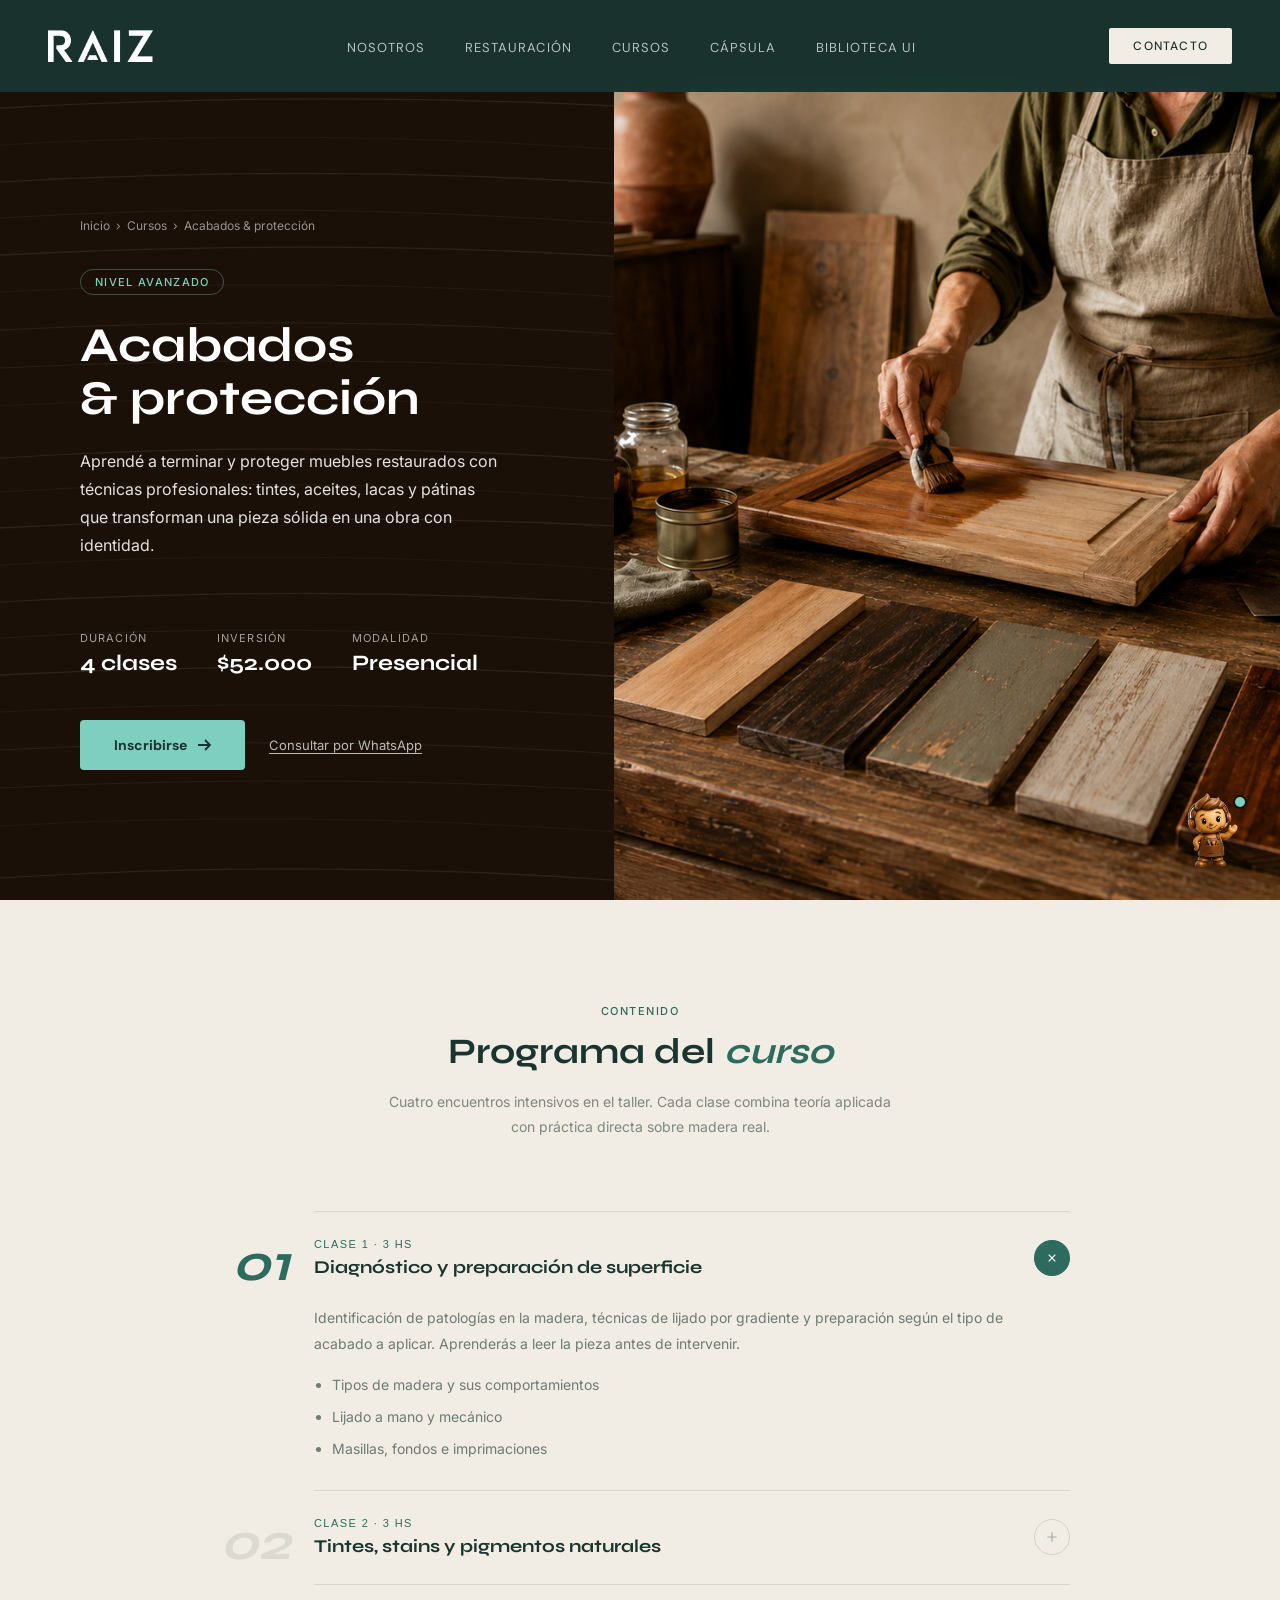
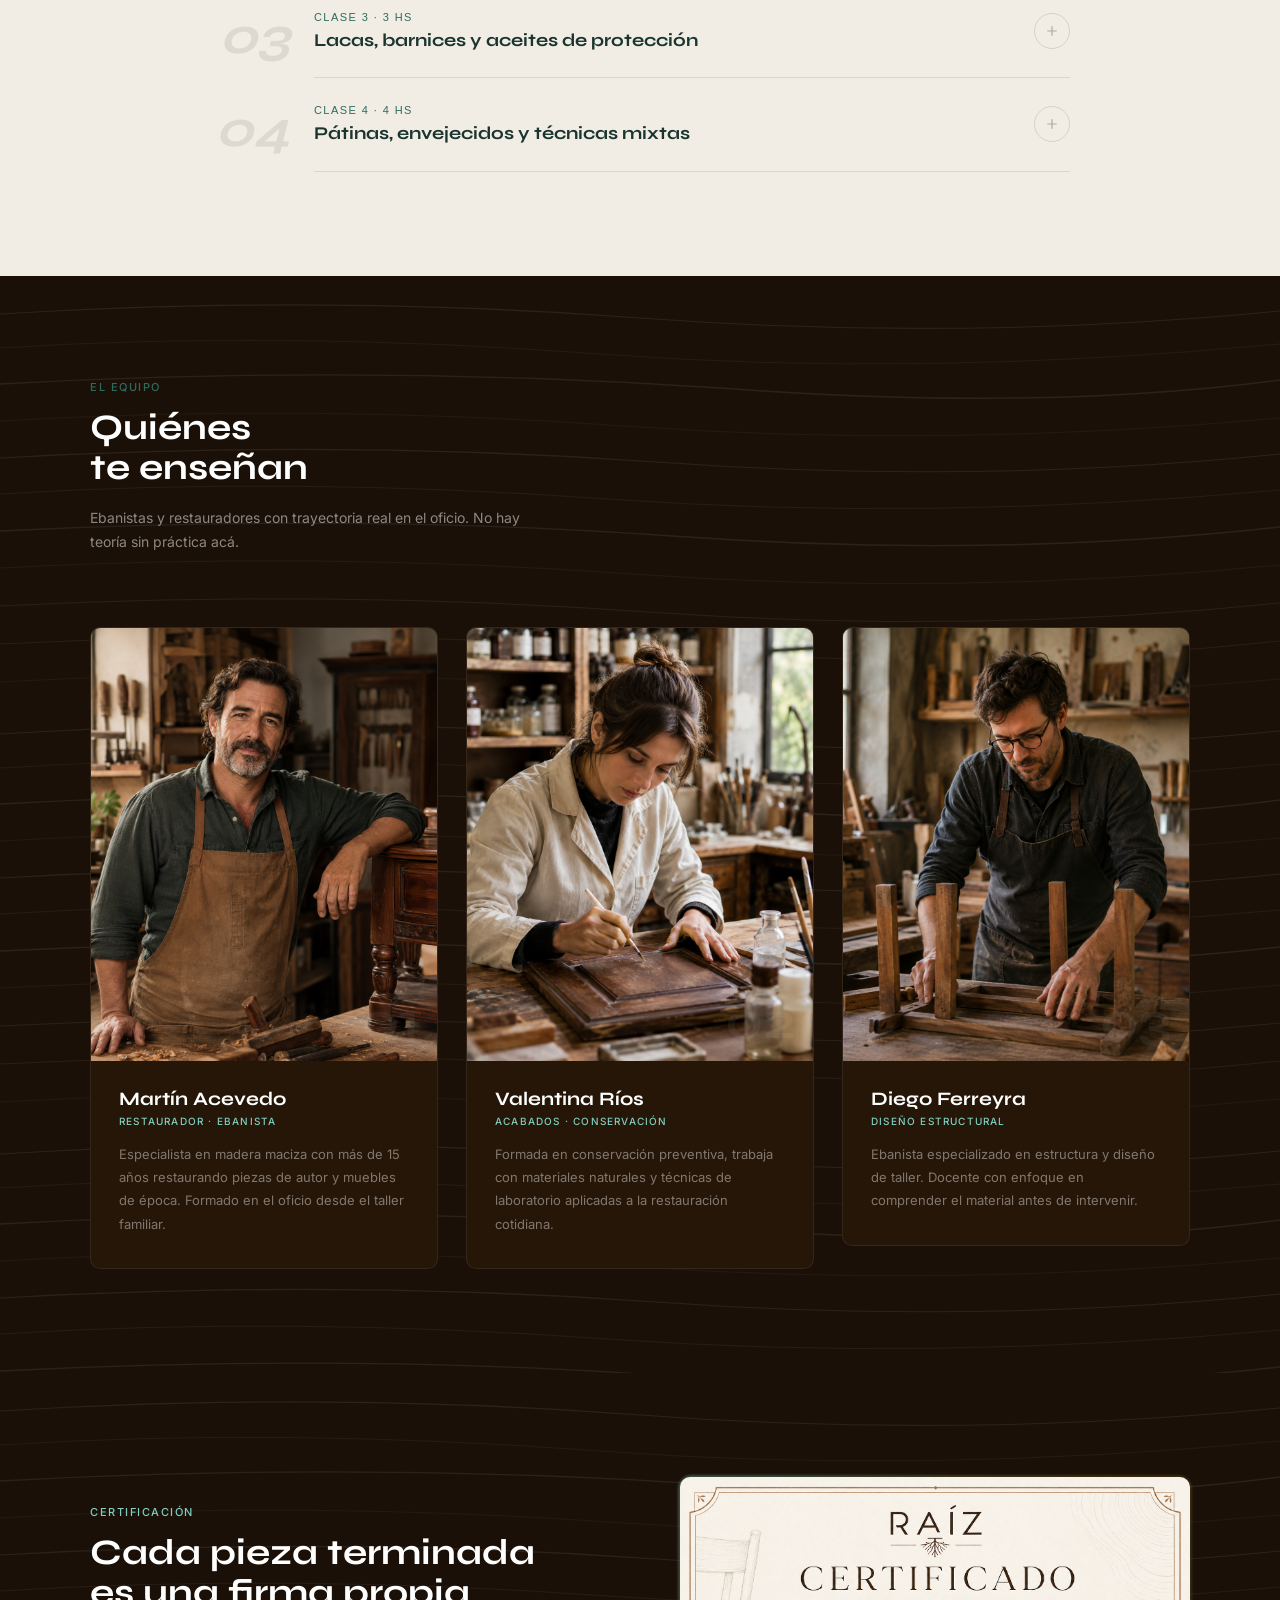
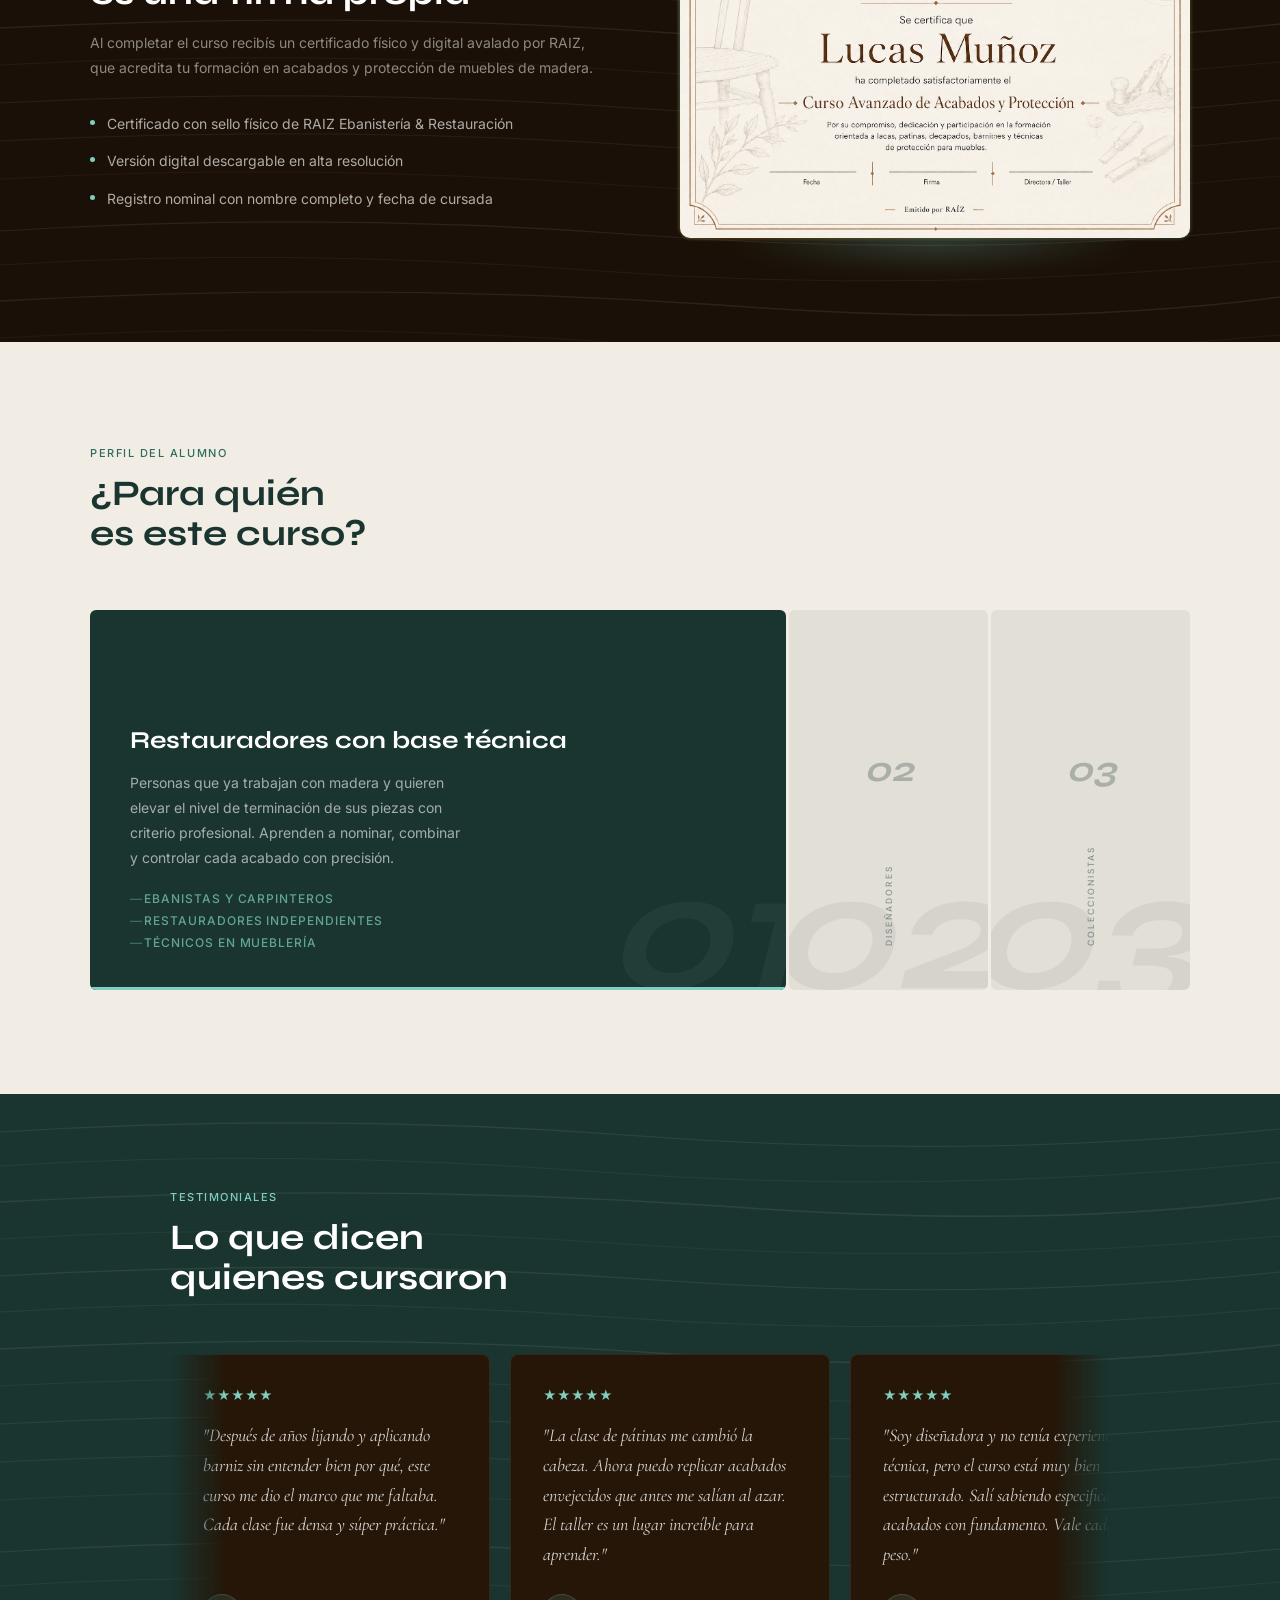
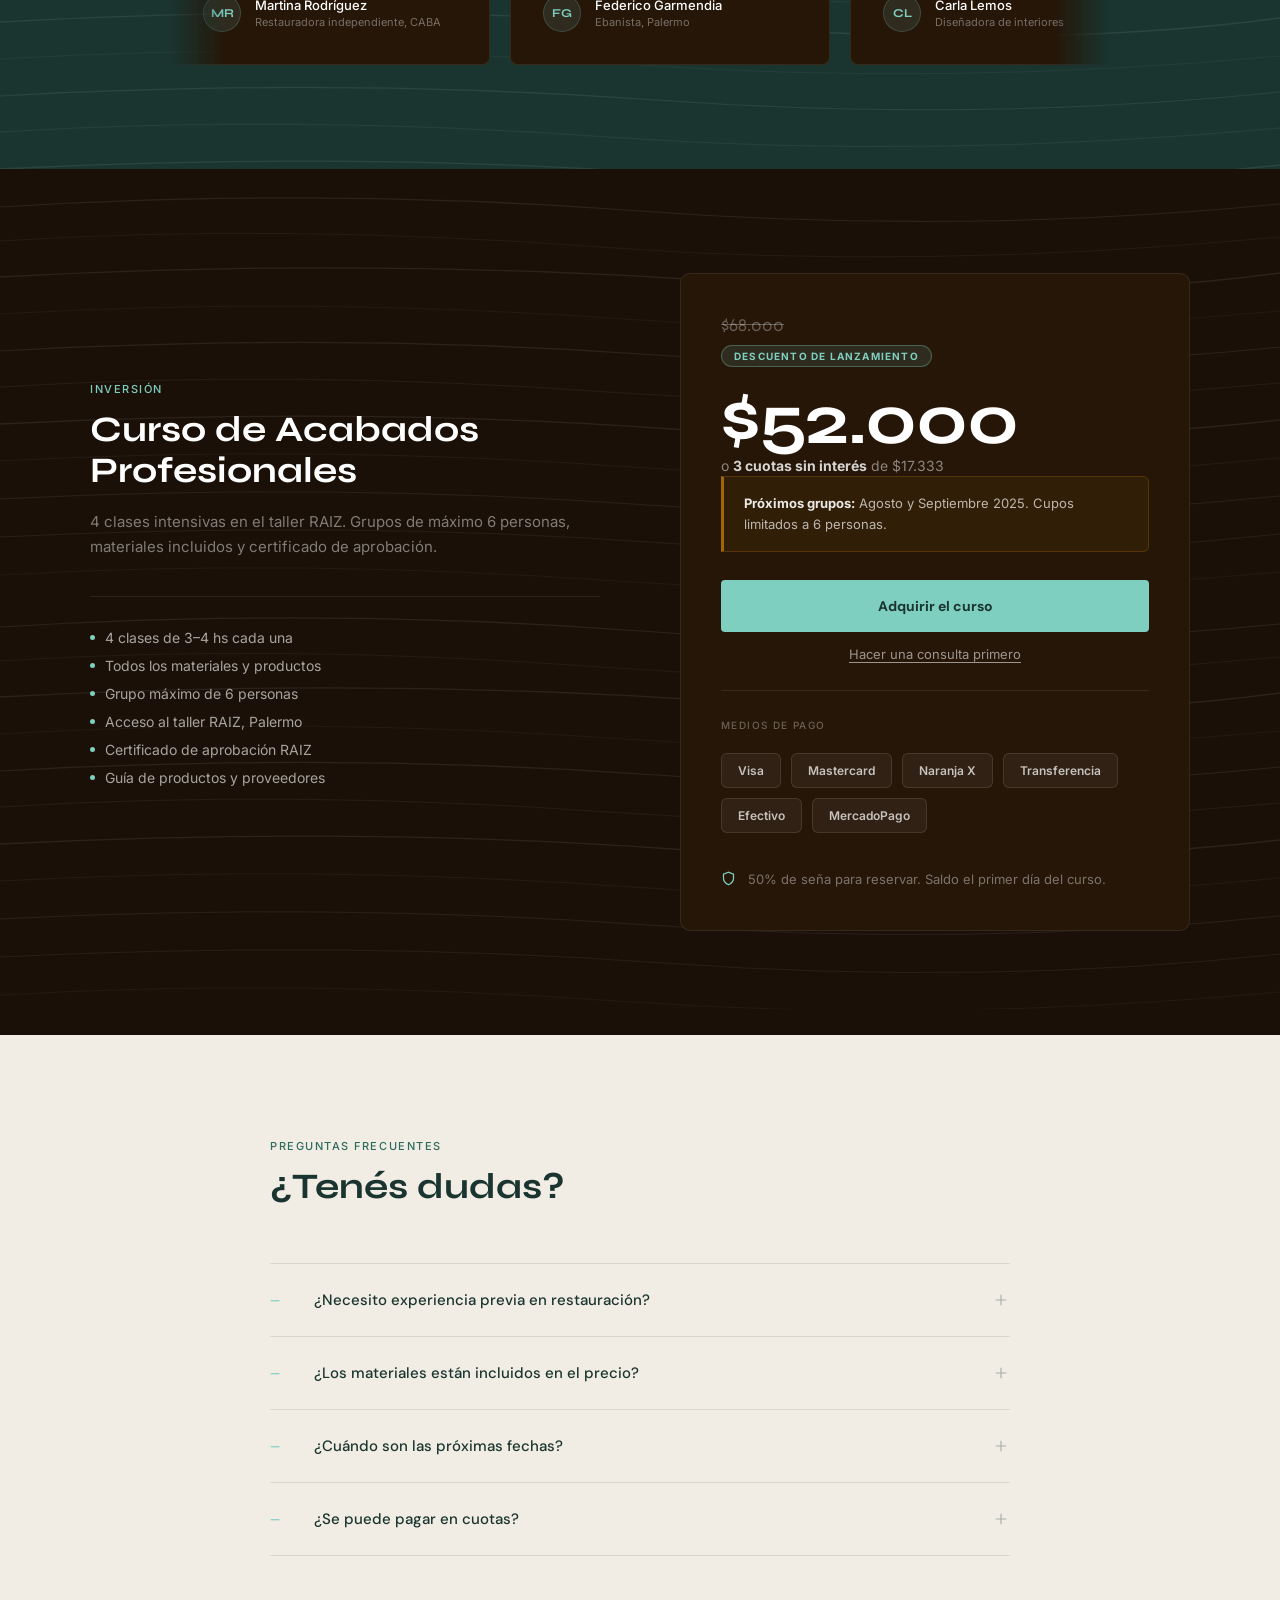
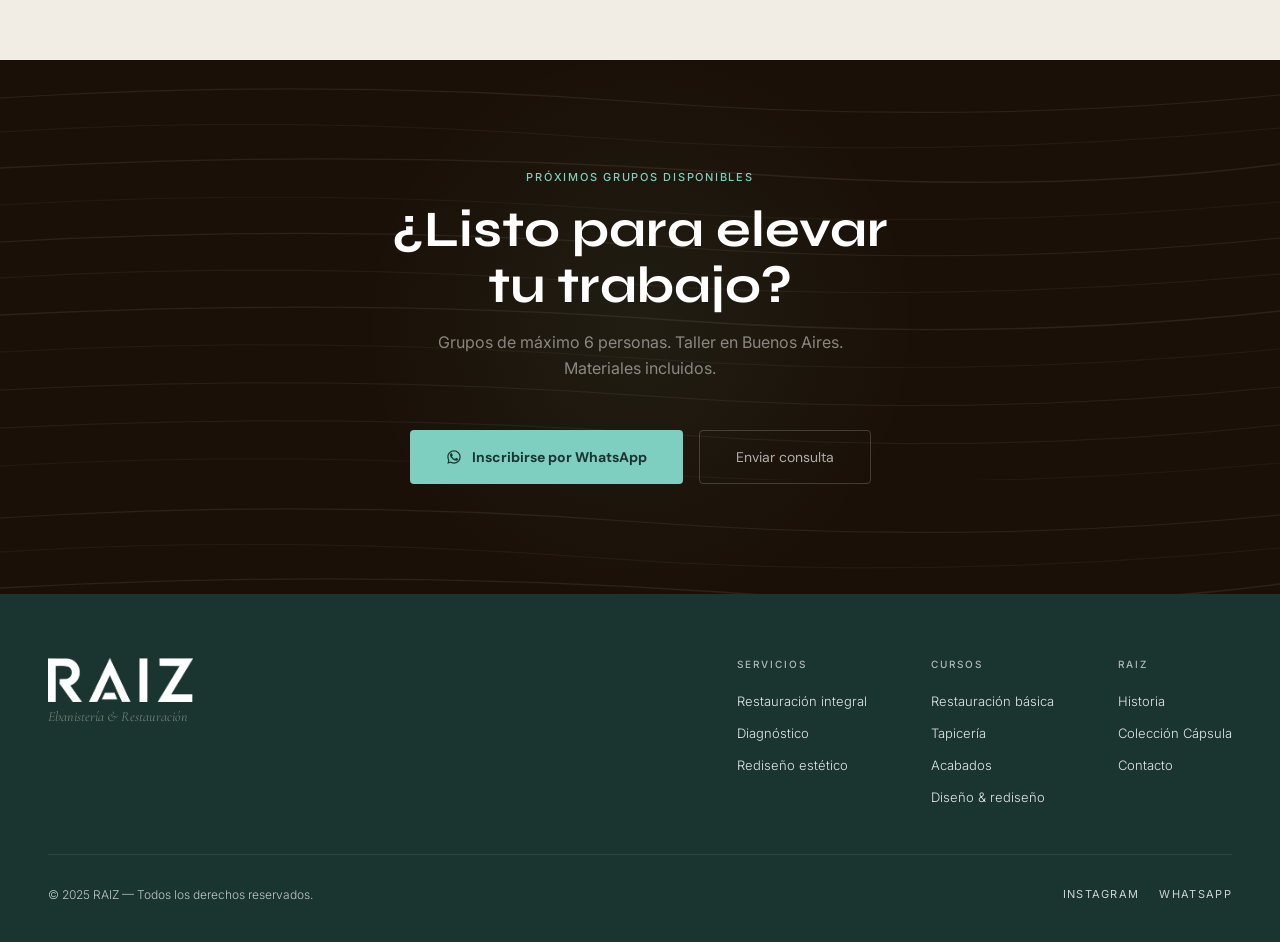
<file: curso-acabados.html>
<!DOCTYPE html>
<html lang="es">
<head>
  <meta charset="UTF-8" />
  <meta name="viewport" content="width=device-width, initial-scale=1.0" />
  <title>Acabados & Protección — RAIZ</title>
  <meta name="description" content="Dominá las técnicas profesionales de acabado y protección para muebles restaurados. Curso avanzado de 4 clases en RAIZ." />
  <link rel="stylesheet" href="css/style.css" />
  <link rel="preconnect" href="https://fonts.googleapis.com" />
  <link rel="preconnect" href="https://fonts.gstatic.com" crossorigin />
  <style>

    /* ============================================
       CURSO DETAIL — ESTILOS PROPIOS
       ============================================ */

    /* -- HERO -- */
    .cd-hero {
      background: var(--plum);
      padding-top: var(--nav-h);
      display: grid;
      grid-template-columns: 48% 52%;
      min-height: 100vh;
      overflow: hidden;
    }

    .cd-hero__content {
      padding: 72px 56px 72px 80px;
      display: flex;
      flex-direction: column;
      justify-content: center;
    }

    .cd-hero__breadcrumb {
      display: flex;
      align-items: center;
      gap: 6px;
      font-size: 12px;
      color: rgba(255,255,255,0.55);
      margin-bottom: 36px;
    }
    .cd-hero__breadcrumb a {
      color: rgba(255,255,255,0.55);
      transition: color 0.2s;
    }
    .cd-hero__breadcrumb a:hover { color: #ffffff; }

    .cd-hero__level {
      display: inline-block;
      font-size: 11px;
      font-weight: 500;
      letter-spacing: 0.12em;
      text-transform: uppercase;
      color: #7ecfc0;
      border: 1px solid rgba(126,207,192,0.35);
      padding: 5px 14px;
      border-radius: 20px;
      margin-bottom: 24px;
      align-self: flex-start;
    }

    .cd-hero__title {
      font-family: 'Syne', sans-serif;
      font-size: clamp(36px, 3.8vw, 58px);
      font-weight: 700;
      color: var(--white);
      line-height: 1.08;
      margin-bottom: 22px;
    }

    .cd-hero__desc {
      font-size: 16px;
      line-height: 1.75;
      color: rgba(255,255,255,0.88);
      max-width: 420px;
      margin-bottom: 40px;
    }

    .cd-hero__meta {
      display: flex;
      gap: 40px;
      margin-bottom: 44px;
      padding-top: 32px;
    }

    .cd-hero__meta-item {
      display: flex;
      flex-direction: column;
      gap: 5px;
    }

    .cd-hero__meta-label {
      font-size: 11px;
      text-transform: uppercase;
      letter-spacing: 0.1em;
      color: rgba(255,255,255,0.6);
    }

    .cd-hero__meta-value {
      font-family: 'Syne', sans-serif;
      font-size: 22px;
      font-weight: 700;
      color: var(--white);
    }

    .cd-hero__actions {
      display: flex;
      align-items: center;
      gap: 24px;
    }

    .cd-hero__cta {
      display: inline-flex;
      align-items: center;
      gap: 10px;
      background: #7ecfc0;
      color: #1a3530;
      font-family: var(--font-sans);
      font-size: 14px;
      font-weight: 700;
      padding: 16px 34px;
      border-radius: 4px;
      transition: background 0.25s, transform 0.2s;
    }
    .cd-hero__cta:hover { background: #a4ddd5; transform: translateY(-2px); }

    .cd-hero__wa {
      font-size: 13px;
      color: rgba(255,255,255,0.7);
      text-decoration: underline;
      text-underline-offset: 3px;
      transition: color 0.2s;
    }
    .cd-hero__wa:hover { color: rgba(255,255,255,1); }

    .cd-hero__visual {
      position: relative;
      overflow: hidden;
    }

    .cd-hero__img {
      position: absolute;
      inset: 0;
      width: 100%;
      height: 100%;
      object-fit: cover;
      object-position: center;
    }

    .cd-hero__img-overlay {
      display: none;
    }

    /* -- GRAIN DARK Z-INDEX FIX (dark sections) -- */
    .cd-cert, .cd-reviews, .cd-cta { isolation: isolate; }
    .cd-cert.grain-dark::after,
    .cd-reviews.grain-dark::after,
    .cd-cta.grain-dark::after { z-index: -1; }
    .cd-cert__inner, .cd-reviews__inner, .cd-cta__inner { position: relative; z-index: 1; }

    /* -- PROGRAMA -- */
    .cd-programa {
      background: var(--cream);
      padding: 104px 80px;
    }

    .cd-programa__wrap {
      max-width: 860px;
      margin: 0 auto;
    }

    .cd-programa__hd {
      text-align: center;
      margin-bottom: 72px;
    }

    .cd-programa__hd .cd-sub {
      max-width: 520px;
      margin: 0 auto;
    }

    .cd-heading--dark em { color: var(--teal); font-style: italic; }

    .cd-tag {
      font-size: 11px;
      font-weight: 500;
      letter-spacing: 0.14em;
      text-transform: uppercase;
      color: var(--teal);
      margin-bottom: 14px;
    }

    .cd-heading {
      font-family: 'Syne', sans-serif;
      font-size: clamp(26px, 2.8vw, 40px);
      font-weight: 700;
      line-height: 1.12;
      margin-bottom: 18px;
    }

    .cd-heading--light { color: var(--white); }
    .cd-heading--dark  { color: var(--dark); }

    .cd-sub {
      font-size: 14px;
      line-height: 1.75;
    }
    .cd-sub--light { color: rgba(255,255,255,0.5); }
    .cd-sub--dark  { color: rgba(26,53,48,0.55); }

    /* Acordeón */
    .cd-accordion {
      list-style: none;
      border-top: 1px solid rgba(26,53,48,0.12);
    }

    .cd-accordion__item {
      border-bottom: 1px solid rgba(26,53,48,0.12);
    }

    .cd-accordion__trigger {
      width: 100%;
      display: flex;
      justify-content: space-between;
      align-items: center;
      padding: 26px 0;
      background: none;
      border: none;
      cursor: pointer;
      text-align: left;
      gap: 16px;
    }

    .cd-accordion__trigger-left {
      display: flex;
      align-items: center;
      gap: 20px;
    }

    .cd-accordion__num {
      font-family: 'Syne', sans-serif;
      font-size: 12px;
      font-weight: 700;
      color: #7ecfc0;
      min-width: 24px;
    }

    .cd-accordion__title {
      font-family: var(--font-sans);
      font-size: 15px;
      font-weight: 500;
      color: var(--dark);
    }

    .cd-accordion__icon {
      width: 18px;
      height: 18px;
      flex-shrink: 0;
      color: rgba(26,53,48,0.35);
      transition: transform 0.3s cubic-bezier(0.16,1,0.3,1), color 0.2s;
    }

    .cd-accordion__item.is-open .cd-accordion__icon {
      transform: rotate(45deg);
      color: #7ecfc0;
    }

    .cd-accordion__body {
      max-height: 0;
      overflow: hidden;
      transition: max-height 0.4s cubic-bezier(0.16,1,0.3,1);
    }

    .cd-accordion__body-inner {
      padding: 0 0 26px 44px;
      font-size: 14px;
      line-height: 1.8;
      color: rgba(26,53,48,0.6);
    }

    .cd-accordion__body-inner ul {
      padding-left: 16px;
      margin-top: 8px;
    }

    .cd-accordion__body-inner li {
      margin-bottom: 4px;
    }

    /* -- STEPS (cd-programa nuevo diseño) -- */
    .cd-steps {
      display: flex;
      flex-direction: column;
      gap: 0;
    }

    .cd-step {
      display: grid;
      grid-template-columns: 80px 1fr;
      gap: 0 24px;
      align-items: start;
    }

    .cd-step__num {
      font-family: 'Syne', sans-serif;
      font-style: italic;
      font-size: 52px;
      font-weight: 700;
      color: rgba(26,53,48,0.1);
      line-height: 1;
      padding-top: 26px;
      text-align: right;
      transition: color 0.35s;
    }

    .cd-step.is-open .cd-step__num {
      color: var(--teal);
    }

    .cd-step__card {
      border-top: 1px solid rgba(26,53,48,0.12);
    }

    .cd-step:last-child .cd-step__card {
      border-bottom: 1px solid rgba(26,53,48,0.12);
    }

    .cd-step__trigger {
      width: 100%;
      display: flex;
      justify-content: space-between;
      align-items: center;
      padding: 26px 0;
      background: none;
      border: none;
      cursor: pointer;
      text-align: left;
      gap: 16px;
    }

    .cd-step__head {
      display: flex;
      flex-direction: column;
      gap: 6px;
    }

    .cd-step__label {
      font-size: 11px;
      font-weight: 500;
      letter-spacing: 0.13em;
      text-transform: uppercase;
      color: var(--teal);
    }

    .cd-step__title {
      font-family: 'Syne', sans-serif;
      font-size: 18px;
      font-weight: 700;
      color: var(--dark);
      line-height: 1.25;
    }

    .cd-step__icon {
      width: 36px;
      height: 36px;
      flex-shrink: 0;
      border-radius: 50%;
      border: 1px solid rgba(26,53,48,0.15);
      display: flex;
      align-items: center;
      justify-content: center;
      color: rgba(26,53,48,0.35);
      transition: border-color 0.25s, background 0.25s, color 0.25s, transform 0.35s cubic-bezier(0.16,1,0.3,1);
    }

    .cd-step.is-open .cd-step__icon {
      background: var(--teal);
      border-color: var(--teal);
      color: white;
      transform: rotate(45deg);
    }

    .cd-step__body {
      display: grid;
      grid-template-rows: 0fr;
      overflow: hidden;
      transition: grid-template-rows 0.45s cubic-bezier(0.16,1,0.3,1);
    }

    .cd-step.is-open .cd-step__body {
      grid-template-rows: 1fr;
    }

    .cd-step__body-inner {
      min-height: 0;
      padding: 0 40px 0 0;
      font-size: 14px;
      line-height: 1.85;
      color: rgba(26,53,48,0.62);
    }

    .cd-step__body-inner p {
      margin-bottom: 16px;
    }

    .cd-step__body-inner ul {
      padding-left: 18px;
      margin-top: 4px;
      margin-bottom: 28px;
    }

    .cd-step__body-inner li {
      margin-bottom: 6px;
    }

    /* -- CERTIFICADO -- */
    .cd-cert {
      background: var(--plum);
      padding: 104px 80px;
    }

    .cd-cert__inner {
      max-width: 1100px;
      margin: 0 auto;
      display: grid;
      grid-template-columns: 1fr 1fr;
      gap: 80px;
      align-items: center;
    }

    .cd-cert__features {
      margin-top: 32px;
      display: flex;
      flex-direction: column;
      gap: 14px;
    }

    .cd-cert__feat {
      display: flex;
      gap: 12px;
      align-items: flex-start;
    }

    .cd-cert__feat-dot {
      width: 5px;
      height: 5px;
      border-radius: 50%;
      background: #7ecfc0;
      margin-top: 8px;
      flex-shrink: 0;
    }

    .cd-cert__feat-text {
      font-size: 14px;
      color: rgba(255,255,255,0.65);
      line-height: 1.65;
    }

    /* Imagen certificado con efecto */
    .cd-cert__img-wrap {
      position: relative;
      perspective: 1000px;
    }

    .cd-cert__img-wrap::before {
      content: '';
      position: absolute;
      inset: -2px;
      border-radius: 14px;
      background: linear-gradient(135deg, rgba(126,207,192,0.35) 0%, rgba(201,162,39,0.2) 50%, rgba(126,207,192,0.15) 100%);
      z-index: 0;
      filter: blur(1px);
    }

    .cd-cert__img-wrap::after {
      content: '';
      position: absolute;
      bottom: -32px;
      left: 8%;
      right: 8%;
      height: 60px;
      background: radial-gradient(ellipse at center, rgba(126,207,192,0.28) 0%, transparent 70%);
      filter: blur(12px);
      z-index: -1;
    }

    .cd-cert__img {
      position: relative;
      z-index: 1;
      width: 100%;
      border-radius: 10px;
      display: block;
      animation: cert-float 5s ease-in-out infinite;
      transform-origin: center bottom;
    }

    @keyframes cert-float {
      0%   {
        transform: translateY(0px);
        box-shadow: 0 20px 48px rgba(0,0,0,0.65), 0 4px 12px rgba(0,0,0,0.35);
      }
      50%  {
        transform: translateY(-20px);
        box-shadow: 0 44px 80px rgba(0,0,0,0.38), 0 12px 28px rgba(0,0,0,0.18);
      }
      100% {
        transform: translateY(0px);
        box-shadow: 0 20px 48px rgba(0,0,0,0.65), 0 4px 12px rgba(0,0,0,0.35);
      }
    }

    /* -- PARA QUIÉN v2 — expandable filmstrip -- */
    .cd-quien {
      background: var(--cream);
      padding: 104px 80px;
    }
    .cd-quien__inner {
      max-width: 1100px;
      margin: 0 auto;
    }
    .cd-quien__header {
      margin-bottom: 56px;
    }

    .cd-quien__tabs {
      display: flex;
      gap: 3px;
      height: 380px;
    }

    .cd-quien__tab {
      flex: 1;
      position: relative;
      overflow: hidden;
      border-radius: 6px;
      background: rgba(26,53,48,0.07);
      cursor: pointer;
      transition: flex 0.65s cubic-bezier(0.16,1,0.3,1), background 0.35s ease;
    }
    .cd-quien__tab.is-active {
      flex: 3.5;
      background: var(--dark);
    }

    /* Número fantasma de fondo */
    .cd-quien__tab-ghost {
      position: absolute;
      bottom: -28px; right: -10px;
      font-family: 'Syne', sans-serif;
      font-style: italic;
      font-size: 170px;
      font-weight: 700;
      color: rgba(0,0,0,0.05);
      line-height: 1;
      pointer-events: none;
      user-select: none;
      transition: color 0.35s ease;
    }
    .cd-quien__tab.is-active .cd-quien__tab-ghost {
      color: rgba(255,255,255,0.04);
    }

    /* Número centrado — estado cerrado */
    .cd-quien__tab-num-center {
      position: absolute;
      top: 42%; left: 50%;
      transform: translate(-50%, -50%);
      font-family: 'Syne', sans-serif;
      font-style: italic;
      font-size: 36px;
      font-weight: 700;
      color: rgba(26,53,48,0.28);
      line-height: 1;
      transition: opacity 0.25s ease;
      pointer-events: none;
    }
    .cd-quien__tab.is-active .cd-quien__tab-num-center { opacity: 0; }

    /* Etiqueta vertical — estado cerrado */
    .cd-quien__tab-label-v {
      position: absolute;
      bottom: 44px; left: 50%;
      transform: translateX(-50%) rotate(180deg);
      writing-mode: vertical-rl;
      font-family: var(--font-sans);
      font-size: 9px;
      font-weight: 500;
      letter-spacing: 0.22em;
      text-transform: uppercase;
      color: rgba(26,53,48,0.45);
      white-space: nowrap;
      transition: opacity 0.22s ease;
      pointer-events: none;
    }
    .cd-quien__tab.is-active .cd-quien__tab-label-v { opacity: 0; }

    /* Línea sage abajo */
    .cd-quien__tab::before {
      content: '';
      position: absolute;
      bottom: 0; left: 0; right: 0;
      height: 3px;
      background: var(--sage);
      transform: scaleX(0);
      transform-origin: left;
      transition: transform 0.6s cubic-bezier(0.16,1,0.3,1);
      z-index: 2;
    }
    .cd-quien__tab.is-active::before { transform: scaleX(1); }

    /* Contenido — visible al abrir */
    .cd-quien__tab-content {
      position: absolute;
      bottom: 0; left: 0; right: 0;
      padding: 40px 40px;
      opacity: 0;
      transform: translateY(14px);
      transition: opacity 0.4s ease 0.22s, transform 0.4s ease 0.22s;
      pointer-events: none;
    }
    .cd-quien__tab.is-active .cd-quien__tab-content {
      opacity: 1;
      transform: translateY(0);
      pointer-events: auto;
    }

    .cd-quien__tab-num {
      display: block;
      font-family: 'Syne', sans-serif;
      font-size: 11px;
      font-weight: 700;
      color: var(--sage);
      letter-spacing: 0.1em;
      margin-bottom: 18px;
    }
    .cd-quien__tab-title {
      font-family: 'Syne', sans-serif;
      font-size: clamp(20px, 1.9vw, 26px);
      font-weight: 700;
      color: var(--white);
      line-height: 1.18;
      margin-bottom: 16px;
    }
    .cd-quien__tab-text {
      font-size: 14px;
      line-height: 1.78;
      color: rgba(255,255,255,0.6);
      max-width: 340px;
      margin-bottom: 20px;
    }
    .cd-quien__tab-list {
      list-style: none;
      display: flex;
      flex-direction: column;
      gap: 7px;
    }
    .cd-quien__tab-list li {
      font-size: 12px;
      font-weight: 500;
      letter-spacing: 0.08em;
      text-transform: uppercase;
      color: rgba(126,207,192,0.72);
      padding-left: 14px;
      position: relative;
    }
    .cd-quien__tab-list li::before {
      content: '—';
      position: absolute;
      left: 0;
      color: rgba(126,207,192,0.4);
    }

    /* -- REVIEWS v2 — ticker automático -- */
    .cd-reviews {
      background: var(--dark);
      padding: 96px 0 104px;
    }
    .cd-reviews__inner {
      max-width: 1100px;
      margin: 0 auto;
      padding: 0 80px;
    }
    .cd-reviews__header {
      margin-bottom: 56px;
    }

    .cd-reviews__ticker-wrap {
      overflow: hidden;
      -webkit-mask-image: linear-gradient(to right, transparent 0%, black 6%, black 94%, transparent 100%);
      mask-image: linear-gradient(to right, transparent 0%, black 6%, black 94%, transparent 100%);
    }
    .cd-reviews__ticker {
      display: flex;
      gap: 20px;
      width: max-content;
      animation: cd-reviews-scroll 50s linear infinite;
    }
    .cd-reviews__ticker:hover { animation-play-state: paused; }
    @keyframes cd-reviews-scroll {
      0%   { transform: translateX(0); }
      100% { transform: translateX(-50%); }
    }

    .cd-review {
      background: #251608;
      border: 1px solid rgba(255,255,255,0.08);
      border-radius: 8px;
      padding: 32px;
      display: flex;
      flex-direction: column;
      width: 320px;
      flex-shrink: 0;
      transition: border-color 0.3s ease, box-shadow 0.3s ease;
    }
    .cd-review:hover {
      border-color: rgba(126,207,192,0.28);
      box-shadow: 0 8px 24px rgba(0,0,0,0.3);
    }

    .cd-review__stars {
      display: flex;
      gap: 3px;
      margin-bottom: 18px;
      color: var(--sage);
      font-size: 13px;
    }
    .cd-review__text {
      font-family: 'Cormorant Garamond', serif;
      font-size: 18px;
      font-style: italic;
      color: rgba(255,255,255,0.82);
      line-height: 1.65;
      flex: 1;
      margin-bottom: 24px;
    }
    .cd-review__author {
      display: flex;
      align-items: center;
      gap: 14px;
    }
    .cd-review__avatar {
      width: 38px;
      height: 38px;
      border-radius: 50%;
      background: rgba(126,207,192,0.12);
      border: 1px solid rgba(126,207,192,0.2);
      display: flex;
      align-items: center;
      justify-content: center;
      font-family: 'Syne', sans-serif;
      font-size: 12px;
      font-weight: 700;
      color: #7ecfc0;
      flex-shrink: 0;
    }
    .cd-review__name {
      font-size: 13px;
      font-weight: 500;
      color: var(--white);
      margin-bottom: 2px;
    }
    .cd-review__role {
      font-size: 11px;
      color: rgba(255,255,255,0.38);
    }

    /* -- PRECIO -- */
    .cd-precio {
      background: var(--plum);
      padding: 104px 80px;
    }
    .cd-precio__inner {
      max-width: 1100px;
      margin: 0 auto;
      display: grid;
      grid-template-columns: 1fr 1fr;
      gap: 80px;
      align-items: center;
    }
    .cd-precio__price-wrap {
      margin: 28px 0 0;
    }
    .cd-precio__original {
      font-family: 'Syne', sans-serif;
      font-size: 18px;
      color: rgba(255,255,255,0.3);
      text-decoration: line-through;
      display: block;
      margin-bottom: 8px;
    }
    .cd-precio__badge {
      display: inline-block;
      background: rgba(126,207,192,0.12);
      border: 1px solid rgba(126,207,192,0.32);
      color: var(--sage);
      font-size: 10px;
      font-weight: 700;
      letter-spacing: 0.12em;
      text-transform: uppercase;
      padding: 4px 12px;
      border-radius: 20px;
      margin-bottom: 18px;
    }
    .cd-precio__final {
      font-family: 'Syne', sans-serif;
      font-size: clamp(52px, 5.5vw, 76px);
      font-weight: 700;
      color: var(--white);
      line-height: 1;
      letter-spacing: -0.02em;
      margin-bottom: 10px;
    }
    .cd-precio__cuotas {
      font-size: 14px;
      color: rgba(255,255,255,0.48);
      line-height: 1.5;
    }
    .cd-precio__cuotas strong { color: rgba(255,255,255,0.82); }

    .cd-precio__includes {
      display: flex;
      flex-direction: column;
      gap: 11px;
      margin-top: 32px;
      padding-top: 32px;
      border-top: 1px solid rgba(255,255,255,0.08);
      margin-bottom: 36px;
    }
    .cd-precio__include-item {
      display: flex;
      align-items: center;
      gap: 10px;
      font-size: 14px;
      color: rgba(255,255,255,0.62);
    }
    .cd-precio__include-dot {
      width: 5px;
      height: 5px;
      border-radius: 50%;
      background: var(--sage);
      flex-shrink: 0;
    }

    .cd-precio__actions {
      display: flex;
      align-items: center;
      gap: 20px;
      flex-wrap: wrap;
    }
    .cd-precio__cta {
      display: inline-flex;
      align-items: center;
      gap: 10px;
      background: var(--sage);
      color: var(--dark);
      font-family: var(--font-sans);
      font-size: 14px;
      font-weight: 700;
      padding: 17px 36px;
      border-radius: 4px;
      border: none;
      cursor: pointer;
      text-decoration: none;
      transition: background 0.25s, transform 0.2s;
    }
    .cd-precio__cta:hover { background: #a4ddd5; transform: translateY(-2px); }
    .cd-precio__wa-link {
      font-size: 13px;
      color: rgba(255,255,255,0.55);
      text-decoration: underline;
      text-underline-offset: 3px;
      transition: color 0.2s;
    }
    .cd-precio__wa-link:hover { color: rgba(255,255,255,1); }

    /* Columna pagos */
    .cd-precio__payments-label {
      font-size: 10px;
      font-weight: 500;
      letter-spacing: 0.14em;
      text-transform: uppercase;
      color: rgba(255,255,255,0.32);
      margin-bottom: 22px;
    }
    .cd-precio__cards {
      display: flex;
      flex-wrap: wrap;
      gap: 10px;
      margin-bottom: 36px;
    }
    .cd-precio__card-badge {
      display: flex;
      align-items: center;
      gap: 7px;
      background: rgba(255,255,255,0.05);
      border: 1px solid rgba(255,255,255,0.1);
      border-radius: 6px;
      padding: 9px 16px;
      font-size: 12px;
      font-weight: 600;
      color: rgba(255,255,255,0.72);
      white-space: nowrap;
    }
    .cd-precio__spots {
      background: rgba(255,165,0,0.06);
      border: 1px solid rgba(255,165,0,0.18);
      border-left: 3px solid rgba(255,165,0,0.55);
      border-radius: 0 6px 6px 0;
      padding: 16px 20px;
      font-size: 13px;
      color: rgba(255,255,255,0.68);
      line-height: 1.6;
      margin-bottom: 28px;
    }
    .cd-precio__spots strong { color: rgba(255,255,255,0.9); }
    .cd-precio__guarantee {
      display: flex;
      align-items: flex-start;
      gap: 12px;
      font-size: 13px;
      color: rgba(255,255,255,0.4);
      line-height: 1.65;
    }

    .cd-precio__buy-card {
      background: #251608;
      border: 1px solid rgba(255,255,255,0.08);
      border-radius: 10px;
      padding: 40px;
      position: relative;
      z-index: 1;
    }

    /* -- FAQ -- */
    .cd-faq {
      background: var(--cream);
      padding: 104px 80px;
    }

    .cd-faq__inner {
      max-width: 740px;
      margin: 0 auto;
    }

    .cd-faq__header {
      margin-bottom: 56px;
    }

    /* Reusar cd-accordion pero sobre cream */
    .cd-faq .cd-accordion { border-top-color: rgba(26,53,48,0.12); }
    .cd-faq .cd-accordion__item { border-bottom-color: rgba(26,53,48,0.12); }
    .cd-faq .cd-accordion__title { font-size: 15px; font-weight: 500; }
    .cd-faq .cd-accordion__body-inner { padding-left: 0; color: rgba(26,53,48,0.6); }

    /* -- PROFESORES -- */
    .cd-profs {
      background: var(--plum);
      padding: 104px 80px;
    }

    .cd-profs__inner {
      max-width: 1100px;
      margin: 0 auto;
    }

    .cd-profs__hd {
      margin-bottom: 72px;
    }

    .cd-profs__grid {
      display: grid;
      grid-template-columns: repeat(3, 1fr);
      gap: 28px;
    }

    /* Entrada con scroll */
    .cd-prof {
      opacity: 0;
      transform: translateY(36px);
      transition: opacity 0.75s var(--ease-out), transform 0.75s var(--ease-out);
    }
    .cd-prof:nth-child(2) { transition-delay: 0.13s; }
    .cd-prof:nth-child(3) { transition-delay: 0.26s; }
    .cd-prof.is-visible {
      opacity: 1;
      transform: translateY(0);
    }

    /* Card con 3D tilt */
    .cd-prof__card {
      background: #251608;
      border: 1px solid rgba(255,255,255,0.07);
      border-radius: 10px;
      overflow: hidden;
      position: relative;
      transform-style: preserve-3d;
      transition: box-shadow 0.25s ease;
      will-change: transform;
    }
    .cd-prof__card:hover {
      box-shadow: 0 24px 56px rgba(0,0,0,0.5), 0 0 0 1px rgba(126,207,192,0.1);
    }

    /* Placeholder foto */
    .cd-prof__photo-wrap {
      position: relative;
      aspect-ratio: 4 / 5;
      background: linear-gradient(155deg, rgba(45,107,94,0.22) 0%, rgba(26,16,7,0.7) 100%);
      overflow: hidden;
    }

    .cd-prof__photo-ph {
      width: 100%;
      height: 100%;
      position: relative;
      display: flex;
      align-items: center;
      justify-content: center;
    }

    .cd-prof__photo-ph svg {
      opacity: 0.18;
    }

    /* Número decorativo en esquina */
    .cd-prof__photo-wrap::after {
      content: attr(data-num);
      position: absolute;
      bottom: 14px;
      right: 18px;
      font-family: 'Syne', sans-serif;
      font-size: 52px;
      font-weight: 700;
      color: rgba(255,255,255,0.06);
      line-height: 1;
      pointer-events: none;
    }

    /* Brillo especular — controlled by JS */
    .cd-prof__shine {
      position: absolute;
      inset: 0;
      pointer-events: none;
      transition: background 0.08s linear;
    }

    .cd-prof__info {
      padding: 26px 28px 32px;
    }

    .cd-prof__name {
      font-family: 'Syne', sans-serif;
      font-size: 19px;
      font-weight: 700;
      color: var(--white);
      margin-bottom: 5px;
    }

    .cd-prof__role {
      display: block;
      font-size: 10px;
      font-weight: 500;
      letter-spacing: 0.12em;
      text-transform: uppercase;
      color: var(--sage);
      margin-bottom: 16px;
    }

    .cd-prof__bio {
      font-size: 13px;
      line-height: 1.8;
      color: rgba(255,255,255,0.42);
    }

    /* Mobile */
    @media (max-width: 768px) {
      .cd-profs { padding: 64px 24px; }
      .cd-profs__grid {
        grid-template-columns: 1fr;
        gap: 18px;
      }
      .cd-prof__photo-wrap { aspect-ratio: 3 / 2; }
    }

    /* -- CTA FINAL -- */
    .cd-cta {
      background: var(--plum);
      padding: 110px 80px;
      text-align: center;
      position: relative;
      overflow: hidden;
    }

    .cd-cta::before {
      content: '';
      position: absolute;
      top: 50%; left: 50%;
      transform: translate(-50%, -50%);
      width: 600px; height: 600px;
      background: radial-gradient(circle, rgba(126,207,192,0.07) 0%, transparent 65%);
      pointer-events: none;
    }

    .cd-cta__inner {
      position: relative;
      z-index: 1;
    }

    .cd-cta__pre {
      font-size: 11px;
      font-weight: 500;
      letter-spacing: 0.16em;
      text-transform: uppercase;
      color: #7ecfc0;
      margin-bottom: 18px;
    }

    .cd-cta__heading {
      font-family: 'Syne', sans-serif;
      font-size: clamp(32px, 4vw, 56px);
      font-weight: 700;
      color: var(--white);
      line-height: 1.08;
      margin-bottom: 16px;
    }

    .cd-cta__sub {
      font-size: 16px;
      color: rgba(255,255,255,0.48);
      margin: 0 auto 48px;
      max-width: 460px;
      line-height: 1.65;
    }

    .cd-cta__actions {
      display: flex;
      gap: 16px;
      justify-content: center;
      flex-wrap: wrap;
    }

    .cd-btn-main {
      display: inline-flex;
      align-items: center;
      gap: 10px;
      background: #7ecfc0;
      color: #1a3530;
      font-family: var(--font-sans);
      font-size: 14px;
      font-weight: 700;
      padding: 17px 36px;
      border-radius: 4px;
      transition: background 0.25s, transform 0.2s;
    }
    .cd-btn-main:hover { background: #a4ddd5; transform: translateY(-2px); }

    .cd-btn-ghost {
      display: inline-flex;
      align-items: center;
      gap: 10px;
      border: 1px solid rgba(255,255,255,0.18);
      color: rgba(255,255,255,0.65);
      font-family: var(--font-sans);
      font-size: 14px;
      padding: 17px 36px;
      border-radius: 4px;
      transition: border-color 0.25s, color 0.25s;
    }
    .cd-btn-ghost:hover { border-color: rgba(255,255,255,0.5); color: var(--white); }

    /* =============================================
       MOBILE — max-width: 768px
       ============================================= */
    @media (max-width: 768px) {

      /* Hero: stack, imagen como fondo */
      .cd-hero {
        grid-template-columns: 1fr;
        grid-template-rows: 1fr;
        min-height: 100vh;
        position: relative;
      }
      .cd-hero__content {
        padding: 100px 24px 60px;
        position: relative;
        z-index: 2;
      }
      .cd-hero__visual {
        position: absolute;
        inset: 0;
        z-index: 0;
      }
      .cd-hero__visual::after {
        content: '';
        position: absolute;
        inset: 0;
        background: linear-gradient(to bottom,
          rgba(26,16,7,0.82) 0%,
          rgba(26,16,7,0.65) 60%,
          rgba(26,16,7,0.85) 100%
        );
        z-index: 1;
      }
      .cd-hero__img {
        position: absolute;
        inset: 0;
      }
      .cd-hero__title {
        font-size: clamp(32px, 9vw, 48px);
      }
      .cd-hero__desc {
        font-size: 14px;
        max-width: 100%;
      }
      .cd-hero__meta {
        gap: 24px;
        flex-wrap: wrap;
      }
      .cd-hero__actions {
        flex-direction: column;
        align-items: flex-start;
        gap: 16px;
      }

      /* Programa: mobile */
      .cd-programa {
        padding: 64px 24px;
      }
      .cd-programa__hd {
        margin-bottom: 48px;
        text-align: left;
      }
      .cd-step {
        grid-template-columns: 52px 1fr;
      }
      .cd-step__num {
        font-size: 38px;
        padding-top: 28px;
      }
      .cd-step__title {
        font-size: 16px;
      }

      /* Certificado: single column */
      .cd-cert {
        padding: 64px 24px;
      }
      .cd-cert__inner {
        grid-template-columns: 1fr;
        gap: 48px;
      }
      .cd-cert__img-wrap {
        max-width: 320px;
        margin: 0 auto;
      }

      /* Para quién: tabs verticales mobile */
      .cd-quien {
        padding: 64px 24px;
      }
      .cd-quien__tabs {
        flex-direction: column;
        height: auto;
        gap: 3px;
      }
      .cd-quien__tab {
        min-height: 68px;
        border-radius: 4px;
      }
      .cd-quien__tab.is-active {
        min-height: 260px;
        flex: none;
      }
      .cd-quien__tab-label-v { display: none; }
      .cd-quien__tab-num-center {
        left: 28px;
        top: 50%;
        transform: translateY(-50%);
      }
      .cd-quien__tab-content {
        padding: 24px 24px;
      }
      .cd-quien__tab-ghost { font-size: 100px; }

      /* Reviews: ticker sigue igual en mobile */
      .cd-reviews {
        padding: 64px 0;
      }
      .cd-reviews__inner {
        padding: 0 24px;
      }
      .cd-review {
        width: 280px;
        padding: 24px;
      }

      /* Precio: single column */
      .cd-precio {
        padding: 64px 24px;
      }
      .cd-precio__inner {
        grid-template-columns: 1fr;
        gap: 40px;
      }
      .cd-precio__buy-card {
        padding: 28px;
      }

      /* FAQ */
      .cd-faq {
        padding: 64px 24px;
      }

      /* CTA final */
      .cd-cta {
        padding: 72px 24px;
      }
      .cd-cta__heading {
        font-size: clamp(28px, 8vw, 44px);
      }
      .cd-cta__actions {
        flex-direction: column;
        align-items: center;
        gap: 12px;
      }
      .cd-btn-main,
      .cd-btn-ghost {
        width: 100%;
        justify-content: center;
      }
    }

  </style>
</head>
<body>

  <!-- Page transition overlay — cubre la pantalla al entrar -->
  <div class="page-transition pt-cover" aria-hidden="true">
    <img src="assets/images/logo blanco.png" alt="" class="page-transition__logo">
    <span class="page-transition__tagline">Ebanistería &amp; Restauración</span>
    <div class="page-transition__bar"></div>
  </div>

  <!-- ================================
       NAV
       ================================ -->
  <nav class="nav" role="navigation" aria-label="Navegación principal">
    <a href="index.html" class="nav__logo">
      <img src="assets/images/logo blanco.png" alt="RAIZ" class="nav__logo-img">
    </a>
    <ul class="nav__links">
      <li><a href="index.html#nosotros">Nosotros</a></li>
      <li><a href="index.html#restauracion">Restauración</a></li>
      <li><a href="index.html#cursos">Cursos</a></li>
      <li><a href="index.html#capsula">Cápsula</a></li>
      <li><a href="biblioteca-ui.html">Biblioteca UI</a></li>
    </ul>
    <a href="index.html#contacto" class="nav__cta">Contacto</a>
    <button class="nav__hamburger" aria-label="Abrir menú" aria-expanded="false">
      <span></span><span></span><span></span>
    </button>
  </nav>

  <!-- Mobile nav -->
  <div class="nav__mobile" role="dialog" aria-modal="true" aria-label="Menú">
    <a href="index.html#nosotros">Nosotros</a>
    <a href="index.html#restauracion">Restauración</a>
    <a href="index.html#cursos">Cursos</a>
    <a href="index.html#capsula">Cápsula</a>
    <a href="biblioteca-ui.html">Biblioteca UI</a>
    <a href="index.html#contacto">Contacto</a>
  </div>


  <!-- ================================
       HERO
       ================================ -->
  <section class="cd-hero grain-dark">

    <div class="cd-hero__content">
      <div class="cd-hero__breadcrumb">
        <a href="index.html">Inicio</a>
        <span>›</span>
        <a href="index.html#cursos">Cursos</a>
        <span>›</span>
        <span>Acabados & protección</span>
      </div>

      <span class="cd-hero__level">Nivel avanzado</span>

      <h1 class="cd-hero__title">Acabados<br>&amp; protección</h1>

      <p class="cd-hero__desc">
        Aprendé a terminar y proteger muebles restaurados con técnicas profesionales: tintes, aceites, lacas y pátinas que transforman una pieza sólida en una obra con identidad.
      </p>

      <div class="cd-hero__meta">
        <div class="cd-hero__meta-item">
          <span class="cd-hero__meta-label">Duración</span>
          <span class="cd-hero__meta-value">4 clases</span>
        </div>
        <div class="cd-hero__meta-item">
          <span class="cd-hero__meta-label">Inversión</span>
          <span class="cd-hero__meta-value">$52.000</span>
        </div>
        <div class="cd-hero__meta-item">
          <span class="cd-hero__meta-label">Modalidad</span>
          <span class="cd-hero__meta-value">Presencial</span>
        </div>
      </div>

      <div class="cd-hero__actions">
        <a href="index.html#contacto" class="cd-hero__cta">
          Inscribirse
          <svg width="14" height="14" viewBox="0 0 14 14" fill="none" stroke="currentColor" stroke-width="1.8">
            <path d="M1 7h12M8 2l5 5-5 5"/>
          </svg>
        </a>
        <a href="https://wa.me/5491100000000" target="_blank" rel="noopener" class="cd-hero__wa">Consultar por WhatsApp</a>
      </div>
    </div>

    <div class="cd-hero__visual">
      <img src="assets/images/hero cursos.png" alt="Acabados y protección de muebles" class="cd-hero__img">
      <div class="cd-hero__img-overlay"></div>
    </div>

  </section>


  <!-- ================================
       PROGRAMA
       ================================ -->
  <section class="cd-programa">
    <div class="cd-programa__wrap">

      <div class="cd-programa__hd">
        <p class="cd-tag">Contenido</p>
        <h2 class="cd-heading cd-heading--dark">Programa del <em>curso</em></h2>
        <p class="cd-sub cd-sub--dark">Cuatro encuentros intensivos en el taller. Cada clase combina teoría aplicada con práctica directa sobre madera real.</p>
      </div>

      <div class="cd-steps">

        <div class="cd-step is-open">
          <div class="cd-step__num" aria-hidden="true">01</div>
          <div class="cd-step__card">
            <button class="cd-step__trigger" aria-expanded="true">
              <div class="cd-step__head">
                <span class="cd-step__label">Clase 1 · 3 hs</span>
                <h3 class="cd-step__title">Diagnóstico y preparación de superficie</h3>
              </div>
              <span class="cd-step__icon" aria-hidden="true">
                <svg width="16" height="16" viewBox="0 0 24 24" fill="none" stroke="currentColor" stroke-width="1.8"><path d="M12 5v14M5 12h14"/></svg>
              </span>
            </button>
            <div class="cd-step__body">
              <div class="cd-step__body-inner">
                <p>Identificación de patologías en la madera, técnicas de lijado por gradiente y preparación según el tipo de acabado a aplicar. Aprenderás a leer la pieza antes de intervenir.</p>
                <ul>
                  <li>Tipos de madera y sus comportamientos</li>
                  <li>Lijado a mano y mecánico</li>
                  <li>Masillas, fondos e imprimaciones</li>
                </ul>
              </div>
            </div>
          </div>
        </div>

        <div class="cd-step">
          <div class="cd-step__num" aria-hidden="true">02</div>
          <div class="cd-step__card">
            <button class="cd-step__trigger" aria-expanded="false">
              <div class="cd-step__head">
                <span class="cd-step__label">Clase 2 · 3 hs</span>
                <h3 class="cd-step__title">Tintes, stains y pigmentos naturales</h3>
              </div>
              <span class="cd-step__icon" aria-hidden="true">
                <svg width="16" height="16" viewBox="0 0 24 24" fill="none" stroke="currentColor" stroke-width="1.8"><path d="M12 5v14M5 12h14"/></svg>
              </span>
            </button>
            <div class="cd-step__body">
              <div class="cd-step__body-inner">
                <p>Trabajo con tintes al agua, al solvente y pigmentos naturales. Aprenderás a mezclar tonos, hacer muestras y conseguir resultados homogéneos o efectos especiales.</p>
                <ul>
                  <li>Tintes al agua vs. al solvente</li>
                  <li>Mezcla y calibrado de color</li>
                  <li>Técnica de frotado y veladura</li>
                </ul>
              </div>
            </div>
          </div>
        </div>

        <div class="cd-step">
          <div class="cd-step__num" aria-hidden="true">03</div>
          <div class="cd-step__card">
            <button class="cd-step__trigger" aria-expanded="false">
              <div class="cd-step__head">
                <span class="cd-step__label">Clase 3 · 3 hs</span>
                <h3 class="cd-step__title">Lacas, barnices y aceites de protección</h3>
              </div>
              <span class="cd-step__icon" aria-hidden="true">
                <svg width="16" height="16" viewBox="0 0 24 24" fill="none" stroke="currentColor" stroke-width="1.8"><path d="M12 5v14M5 12h14"/></svg>
              </span>
            </button>
            <div class="cd-step__body">
              <div class="cd-step__body-inner">
                <p>Diferencias entre cada tipo de producto protector, su aplicación correcta y cómo elegir según el uso final del mueble. Práctica con brocha, rodillo y pistola aerográfica.</p>
                <ul>
                  <li>Aceites naturales: tung, lino, danish</li>
                  <li>Barnices mate, satinado y brillante</li>
                  <li>Lacas nitrocelulósicas y acrílicas</li>
                </ul>
              </div>
            </div>
          </div>
        </div>

        <div class="cd-step">
          <div class="cd-step__num" aria-hidden="true">04</div>
          <div class="cd-step__card">
            <button class="cd-step__trigger" aria-expanded="false">
              <div class="cd-step__head">
                <span class="cd-step__label">Clase 4 · 4 hs</span>
                <h3 class="cd-step__title">Pátinas, envejecidos y técnicas mixtas</h3>
              </div>
              <span class="cd-step__icon" aria-hidden="true">
                <svg width="16" height="16" viewBox="0 0 24 24" fill="none" stroke="currentColor" stroke-width="1.8"><path d="M12 5v14M5 12h14"/></svg>
              </span>
            </button>
            <div class="cd-step__body">
              <div class="cd-step__body-inner">
                <p>Clase final integradora. Aprenderás a combinar técnicas para crear acabados con carácter: pátinas oxidadas, craquelados, envejecidos controlados y efectos a pedido del diseñador.</p>
                <ul>
                  <li>Pátina con mordiente y cera</li>
                  <li>Técnica de decapado y envejecido</li>
                  <li>Proyecto final integrador</li>
                </ul>
              </div>
            </div>
          </div>
        </div>

      </div>
    </div>
  </section>


  <!-- ================================
       PROFESORES
       ================================ -->
  <section class="cd-profs grain-dark">
    <div class="cd-profs__inner">

      <div class="cd-profs__hd">
        <p class="cd-tag">El equipo</p>
        <h2 class="cd-heading cd-heading--light">Quiénes<br>te enseñan</h2>
        <p class="cd-sub cd-sub--light" style="margin-top:14px;max-width:440px;">Ebanistas y restauradores con trayectoria real en el oficio. No hay teoría sin práctica acá.</p>
      </div>

      <div class="cd-profs__grid">

        <article class="cd-prof">
          <div class="cd-prof__card">
            <div class="cd-prof__photo-wrap" data-num="01">
              <div class="cd-prof__photo-ph">
                <img src="assets/images/profe 1.png" alt="Profesor 1" style="width:100%;height:100%;object-fit:cover;position:absolute;inset:0;">
              </div>
              <div class="cd-prof__shine"></div>
            </div>
            <div class="cd-prof__info">
              <h3 class="cd-prof__name">Martín Acevedo</h3>
              <span class="cd-prof__role">Restaurador · Ebanista</span>
              <p class="cd-prof__bio">Especialista en madera maciza con más de 15 años restaurando piezas de autor y muebles de época. Formado en el oficio desde el taller familiar.</p>
            </div>
          </div>
        </article>

        <article class="cd-prof">
          <div class="cd-prof__card">
            <div class="cd-prof__photo-wrap" data-num="02">
              <div class="cd-prof__photo-ph">
                <img src="assets/images/profe 2.png" alt="Profesor 2" style="width:100%;height:100%;object-fit:cover;position:absolute;inset:0;">
              </div>
              <div class="cd-prof__shine"></div>
            </div>
            <div class="cd-prof__info">
              <h3 class="cd-prof__name">Valentina Ríos</h3>
              <span class="cd-prof__role">Acabados · Conservación</span>
              <p class="cd-prof__bio">Formada en conservación preventiva, trabaja con materiales naturales y técnicas de laboratorio aplicadas a la restauración cotidiana.</p>
            </div>
          </div>
        </article>

        <article class="cd-prof">
          <div class="cd-prof__card">
            <div class="cd-prof__photo-wrap" data-num="03">
              <div class="cd-prof__photo-ph">
                <img src="assets/images/profe 3.png" alt="Profesor 3" style="width:100%;height:100%;object-fit:cover;position:absolute;inset:0;">
              </div>
              <div class="cd-prof__shine"></div>
            </div>
            <div class="cd-prof__info">
              <h3 class="cd-prof__name">Diego Ferreyra</h3>
              <span class="cd-prof__role">Diseño estructural</span>
              <p class="cd-prof__bio">Ebanista especializado en estructura y diseño de taller. Docente con enfoque en comprender el material antes de intervenir.</p>
            </div>
          </div>
        </article>

      </div>
    </div>
  </section>


  <!-- ================================
       CERTIFICADO
       ================================ -->
  <section class="cd-cert grain-dark">
    <div class="cd-cert__inner">

      <div class="cd-cert__text">
        <p class="cd-tag" style="color:#7ecfc0;">Certificación</p>
        <h2 class="cd-heading cd-heading--light">Cada pieza terminada<br>es una firma propia</h2>
        <p class="cd-sub cd-sub--light" style="margin-top:16px;">
          Al completar el curso recibís un certificado físico y digital avalado por RAIZ, que acredita tu formación en acabados y protección de muebles de madera.
        </p>
        <div class="cd-cert__features">
          <div class="cd-cert__feat">
            <div class="cd-cert__feat-dot"></div>
            <span class="cd-cert__feat-text">Certificado con sello físico de RAIZ Ebanistería &amp; Restauración</span>
          </div>
          <div class="cd-cert__feat">
            <div class="cd-cert__feat-dot"></div>
            <span class="cd-cert__feat-text">Versión digital descargable en alta resolución</span>
          </div>
          <div class="cd-cert__feat">
            <div class="cd-cert__feat-dot"></div>
            <span class="cd-cert__feat-text">Registro nominal con nombre completo y fecha de cursada</span>
          </div>
        </div>
      </div>

      <!-- Imagen certificado real -->
      <div class="cd-cert__img-wrap">
        <img src="assets/images/certificado.png" alt="Certificado RAIZ — Acabados & Protección" class="cd-cert__img">
      </div>

    </div>
  </section>


  <!-- ================================
       PARA QUIÉN ES
       ================================ -->
  <section class="cd-quien">
    <div class="cd-quien__inner">
      <div class="cd-quien__header">
        <p class="cd-tag">Perfil del alumno</p>
        <h2 class="cd-heading cd-heading--dark">¿Para quién<br>es este curso?</h2>
      </div>

      <div class="cd-quien__tabs">

        <div class="cd-quien__tab is-active" data-quien="0">
          <div class="cd-quien__tab-ghost" aria-hidden="true">01</div>
          <div class="cd-quien__tab-num-center" aria-hidden="true">01</div>
          <div class="cd-quien__tab-label-v">Restauradores</div>
          <div class="cd-quien__tab-content">
            <h3 class="cd-quien__tab-title">Restauradores con base técnica</h3>
            <p class="cd-quien__tab-text">
              Personas que ya trabajan con madera y quieren elevar el nivel de terminación de sus piezas con criterio profesional. Aprenden a nominar, combinar y controlar cada acabado con precisión.
            </p>
            <ul class="cd-quien__tab-list">
              <li>Ebanistas y carpinteros</li>
              <li>Restauradores independientes</li>
              <li>Técnicos en mueblería</li>
            </ul>
          </div>
        </div>

        <div class="cd-quien__tab" data-quien="1">
          <div class="cd-quien__tab-ghost" aria-hidden="true">02</div>
          <div class="cd-quien__tab-num-center" aria-hidden="true">02</div>
          <div class="cd-quien__tab-label-v">Diseñadores</div>
          <div class="cd-quien__tab-content">
            <h3 class="cd-quien__tab-title">Diseñadores de interiores</h3>
            <p class="cd-quien__tab-text">
              Profesionales del diseño que necesitan entender el lenguaje del acabado para especificar, dirigir o supervisar trabajos en obra con criterio técnico propio.
            </p>
            <ul class="cd-quien__tab-list">
              <li>Diseñadores de interiores</li>
              <li>Arquitectos y decoradores</li>
              <li>Directores de arte</li>
            </ul>
          </div>
        </div>

        <div class="cd-quien__tab" data-quien="2">
          <div class="cd-quien__tab-ghost" aria-hidden="true">03</div>
          <div class="cd-quien__tab-num-center" aria-hidden="true">03</div>
          <div class="cd-quien__tab-label-v">Coleccionistas</div>
          <div class="cd-quien__tab-content">
            <h3 class="cd-quien__tab-title">Coleccionistas y entusiastas</h3>
            <p class="cd-quien__tab-text">
              Quienes tienen piezas valiosas en su hogar y quieren saber cómo cuidarlas, restaurarlas y protegerlas con el mismo criterio que un especialista.
            </p>
            <ul class="cd-quien__tab-list">
              <li>Coleccionistas de antigüedades</li>
              <li>Amantes del diseño clásico</li>
              <li>Propietarios de piezas únicas</li>
            </ul>
          </div>
        </div>

      </div>
    </div>
  </section>


  <!-- ================================
       OPINIONES
       ================================ -->
  <section class="cd-reviews grain-dark">
    <div class="cd-reviews__inner">
      <div class="cd-reviews__header">
        <p class="cd-tag" style="color:#7ecfc0;">Testimoniales</p>
        <h2 class="cd-heading cd-heading--light">Lo que dicen<br>quienes cursaron</h2>
      </div>

      <div class="cd-reviews__ticker-wrap">
        <div class="cd-reviews__ticker">

          <div class="cd-review">
            <div class="cd-review__stars">★★★★★</div>
            <p class="cd-review__text">"Después de años lijando y aplicando barniz sin entender bien por qué, este curso me dio el marco que me faltaba. Cada clase fue densa y súper práctica."</p>
            <div class="cd-review__author">
              <div class="cd-review__avatar">MR</div>
              <div>
                <p class="cd-review__name">Martina Rodríguez</p>
                <p class="cd-review__role">Restauradora independiente, CABA</p>
              </div>
            </div>
          </div>

          <div class="cd-review">
            <div class="cd-review__stars">★★★★★</div>
            <p class="cd-review__text">"La clase de pátinas me cambió la cabeza. Ahora puedo replicar acabados envejecidos que antes me salían al azar. El taller es un lugar increíble para aprender."</p>
            <div class="cd-review__author">
              <div class="cd-review__avatar">FG</div>
              <div>
                <p class="cd-review__name">Federico Garmendia</p>
                <p class="cd-review__role">Ebanista, Palermo</p>
              </div>
            </div>
          </div>

          <div class="cd-review">
            <div class="cd-review__stars">★★★★★</div>
            <p class="cd-review__text">"Soy diseñadora y no tenía experiencia técnica, pero el curso está muy bien estructurado. Salí sabiendo especificar acabados con fundamento. Vale cada peso."</p>
            <div class="cd-review__author">
              <div class="cd-review__avatar">CL</div>
              <div>
                <p class="cd-review__name">Carla Lemos</p>
                <p class="cd-review__role">Diseñadora de interiores</p>
              </div>
            </div>
          </div>

          <div class="cd-review">
            <div class="cd-review__stars">★★★★★</div>
            <p class="cd-review__text">"Vine con dudas sobre si podría seguirle el ritmo al curso y me fui con tres técnicas nuevas dominadas. La explicación de los tintes al agua fue reveladora."</p>
            <div class="cd-review__author">
              <div class="cd-review__avatar">AP</div>
              <div>
                <p class="cd-review__name">Agustín Peralta</p>
                <p class="cd-review__role">Carpintero, La Plata</p>
              </div>
            </div>
          </div>

          <div class="cd-review">
            <div class="cd-review__stars">★★★★★</div>
            <p class="cd-review__text">"El espacio del taller invita a experimentar sin miedo. Aprendí más en cuatro clases que en un año de ensayo y error en mi propio taller."</p>
            <div class="cd-review__author">
              <div class="cd-review__avatar">VT</div>
              <div>
                <p class="cd-review__name">Valentina Torres</p>
                <p class="cd-review__role">Coleccionista, Belgrano</p>
              </div>
            </div>
          </div>

          <div class="cd-review">
            <div class="cd-review__stars">★★★★★</div>
            <p class="cd-review__text">"Como arquitecta, necesitaba entender de acabados para dirigir mejor a mis proveedores. El curso me dio exactamente ese vocabulario y criterio técnico."</p>
            <div class="cd-review__author">
              <div class="cd-review__avatar">SB</div>
              <div>
                <p class="cd-review__name">Sofía Brambilla</p>
                <p class="cd-review__role">Arquitecta de interiores</p>
              </div>
            </div>
          </div>

          <!-- Duplicado para loop infinito -->
          <div class="cd-review">
            <div class="cd-review__stars">★★★★★</div>
            <p class="cd-review__text">"Después de años lijando y aplicando barniz sin entender bien por qué, este curso me dio el marco que me faltaba. Cada clase fue densa y súper práctica."</p>
            <div class="cd-review__author">
              <div class="cd-review__avatar">MR</div>
              <div>
                <p class="cd-review__name">Martina Rodríguez</p>
                <p class="cd-review__role">Restauradora independiente, CABA</p>
              </div>
            </div>
          </div>

          <div class="cd-review">
            <div class="cd-review__stars">★★★★★</div>
            <p class="cd-review__text">"La clase de pátinas me cambió la cabeza. Ahora puedo replicar acabados envejecidos que antes me salían al azar. El taller es un lugar increíble para aprender."</p>
            <div class="cd-review__author">
              <div class="cd-review__avatar">FG</div>
              <div>
                <p class="cd-review__name">Federico Garmendia</p>
                <p class="cd-review__role">Ebanista, Palermo</p>
              </div>
            </div>
          </div>

          <div class="cd-review">
            <div class="cd-review__stars">★★★★★</div>
            <p class="cd-review__text">"Soy diseñadora y no tenía experiencia técnica, pero el curso está muy bien estructurado. Salí sabiendo especificar acabados con fundamento. Vale cada peso."</p>
            <div class="cd-review__author">
              <div class="cd-review__avatar">CL</div>
              <div>
                <p class="cd-review__name">Carla Lemos</p>
                <p class="cd-review__role">Diseñadora de interiores</p>
              </div>
            </div>
          </div>

          <div class="cd-review">
            <div class="cd-review__stars">★★★★★</div>
            <p class="cd-review__text">"Vine con dudas sobre si podría seguirle el ritmo al curso y me fui con tres técnicas nuevas dominadas. La explicación de los tintes al agua fue reveladora."</p>
            <div class="cd-review__author">
              <div class="cd-review__avatar">AP</div>
              <div>
                <p class="cd-review__name">Agustín Peralta</p>
                <p class="cd-review__role">Carpintero, La Plata</p>
              </div>
            </div>
          </div>

          <div class="cd-review">
            <div class="cd-review__stars">★★★★★</div>
            <p class="cd-review__text">"El espacio del taller invita a experimentar sin miedo. Aprendí más en cuatro clases que en un año de ensayo y error en mi propio taller."</p>
            <div class="cd-review__author">
              <div class="cd-review__avatar">VT</div>
              <div>
                <p class="cd-review__name">Valentina Torres</p>
                <p class="cd-review__role">Coleccionista, Belgrano</p>
              </div>
            </div>
          </div>

          <div class="cd-review">
            <div class="cd-review__stars">★★★★★</div>
            <p class="cd-review__text">"Como arquitecta, necesitaba entender de acabados para dirigir mejor a mis proveedores. El curso me dio exactamente ese vocabulario y criterio técnico."</p>
            <div class="cd-review__author">
              <div class="cd-review__avatar">SB</div>
              <div>
                <p class="cd-review__name">Sofía Brambilla</p>
                <p class="cd-review__role">Arquitecta de interiores</p>
              </div>
            </div>
          </div>

        </div>
      </div>
    </div>
  </section>


  <!-- ================================
       PRECIO
       ================================ -->
  <section class="cd-precio grain-dark">
    <div class="cd-precio__inner">

      <!-- Columna izquierda: contexto + qué incluye -->
      <div>
        <p class="cd-tag" style="color:#7ecfc0;">Inversión</p>
        <h2 class="cd-heading cd-heading--light">Curso de Acabados<br>Profesionales</h2>
        <p style="font-size:15px;color:rgba(255,255,255,0.45);margin:18px 0 36px;line-height:1.7;">4 clases intensivas en el taller RAIZ. Grupos de máximo 6 personas, materiales incluidos y certificado de aprobación.</p>

        <ul class="cd-precio__includes">
          <li class="cd-precio__include-item">
            <span class="cd-precio__include-dot"></span>4 clases de 3–4 hs cada una
          </li>
          <li class="cd-precio__include-item">
            <span class="cd-precio__include-dot"></span>Todos los materiales y productos
          </li>
          <li class="cd-precio__include-item">
            <span class="cd-precio__include-dot"></span>Grupo máximo de 6 personas
          </li>
          <li class="cd-precio__include-item">
            <span class="cd-precio__include-dot"></span>Acceso al taller RAIZ, Palermo
          </li>
          <li class="cd-precio__include-item">
            <span class="cd-precio__include-dot"></span>Certificado de aprobación RAIZ
          </li>
          <li class="cd-precio__include-item">
            <span class="cd-precio__include-dot"></span>Guía de productos y proveedores
          </li>
        </ul>
      </div>

      <!-- Columna derecha: card de compra -->
      <div class="cd-precio__buy-card">

        <div class="cd-precio__price-wrap" style="margin-top:0;">
          <span class="cd-precio__original">$68.000</span>
          <span class="cd-precio__badge">Descuento de lanzamiento</span>
          <span class="cd-precio__final">$52.000</span>
          <p class="cd-precio__cuotas">o <strong>3 cuotas sin interés</strong> de $17.333</p>
        </div>

        <div class="cd-precio__spots" style="margin-bottom:28px;">
          <strong>Próximos grupos:</strong> Agosto y Septiembre 2025. Cupos limitados a 6 personas.
        </div>

        <a href="https://wa.me/5491100000000" target="_blank" rel="noopener" class="cd-precio__cta" style="width:100%;justify-content:center;">
          Adquirir el curso
        </a>
        <a href="index.html#contacto" class="cd-precio__wa-link" style="display:block;text-align:center;margin-top:14px;">Hacer una consulta primero</a>

        <div style="height:1px;background:rgba(255,255,255,0.08);margin:28px 0;"></div>

        <p class="cd-precio__payments-label">Medios de pago</p>
        <div class="cd-precio__cards">
          <span class="cd-precio__card-badge">Visa</span>
          <span class="cd-precio__card-badge">Mastercard</span>
          <span class="cd-precio__card-badge">Naranja X</span>
          <span class="cd-precio__card-badge">Transferencia</span>
          <span class="cd-precio__card-badge">Efectivo</span>
          <span class="cd-precio__card-badge">MercadoPago</span>
        </div>

        <div class="cd-precio__guarantee">
          <svg width="15" height="15" viewBox="0 0 24 24" fill="none" stroke="currentColor" stroke-width="2" style="flex-shrink:0;margin-top:2px;color:#7ecfc0;"><path d="M12 22s8-4 8-10V5l-8-3-8 3v7c0 6 8 10 8 10z"/></svg>
          50% de seña para reservar. Saldo el primer día del curso.
        </div>

      </div>

    </div>
  </section>


  <!-- ================================
       FAQ
       ================================ -->
  <section class="cd-faq">
    <div class="cd-faq__inner">
      <div class="cd-faq__header">
        <p class="cd-tag">Preguntas frecuentes</p>
        <h2 class="cd-heading cd-heading--dark">¿Tenés dudas?</h2>
      </div>

      <ul class="cd-accordion">

        <li class="cd-accordion__item">
          <button class="cd-accordion__trigger" aria-expanded="false">
            <div class="cd-accordion__trigger-left">
              <span class="cd-accordion__num">—</span>
              <span class="cd-accordion__title">¿Necesito experiencia previa en restauración?</span>
            </div>
            <svg class="cd-accordion__icon" viewBox="0 0 24 24" fill="none" stroke="currentColor" stroke-width="1.5">
              <path d="M12 5v14M5 12h14"/>
            </svg>
          </button>
          <div class="cd-accordion__body">
            <div class="cd-accordion__body-inner">
              Sí. Es un curso de nivel avanzado, por lo que se recomienda haber tenido contacto previo con trabajos en madera. No es necesario haber cursado otros niveles en RAIZ, pero sí tener soltura básica con herramientas y lijado.
            </div>
          </div>
        </li>

        <li class="cd-accordion__item">
          <button class="cd-accordion__trigger" aria-expanded="false">
            <div class="cd-accordion__trigger-left">
              <span class="cd-accordion__num">—</span>
              <span class="cd-accordion__title">¿Los materiales están incluidos en el precio?</span>
            </div>
            <svg class="cd-accordion__icon" viewBox="0 0 24 24" fill="none" stroke="currentColor" stroke-width="1.5">
              <path d="M12 5v14M5 12h14"/>
            </svg>
          </button>
          <div class="cd-accordion__body">
            <div class="cd-accordion__body-inner">
              Sí. Todos los materiales de práctica (tintes, barnices, aceites, maderas de trabajo) están incluidos en el precio del curso. Solo traés ropa de trabajo y ganas de mancharte.
            </div>
          </div>
        </li>

        <li class="cd-accordion__item">
          <button class="cd-accordion__trigger" aria-expanded="false">
            <div class="cd-accordion__trigger-left">
              <span class="cd-accordion__num">—</span>
              <span class="cd-accordion__title">¿Cuándo son las próximas fechas?</span>
            </div>
            <svg class="cd-accordion__icon" viewBox="0 0 24 24" fill="none" stroke="currentColor" stroke-width="1.5">
              <path d="M12 5v14M5 12h14"/>
            </svg>
          </button>
          <div class="cd-accordion__body">
            <div class="cd-accordion__body-inner">
              Los cursos se dictan en grupos reducidos (máximo 6 personas). Las fechas se coordinan por WhatsApp según disponibilidad. Escribinos y te informamos la próxima apertura.
            </div>
          </div>
        </li>

        <li class="cd-accordion__item">
          <button class="cd-accordion__trigger" aria-expanded="false">
            <div class="cd-accordion__trigger-left">
              <span class="cd-accordion__num">—</span>
              <span class="cd-accordion__title">¿Se puede pagar en cuotas?</span>
            </div>
            <svg class="cd-accordion__icon" viewBox="0 0 24 24" fill="none" stroke="currentColor" stroke-width="1.5">
              <path d="M12 5v14M5 12h14"/>
            </svg>
          </button>
          <div class="cd-accordion__body">
            <div class="cd-accordion__body-inner">
              Aceptamos pago en efectivo, transferencia y tarjeta de crédito hasta 3 cuotas sin interés. Para otras opciones, consultanos directamente.
            </div>
          </div>
        </li>

      </ul>
    </div>
  </section>


  <!-- ================================
       CTA FINAL
       ================================ -->
  <section class="cd-cta grain-dark">
    <div class="cd-cta__inner">
      <p class="cd-cta__pre">Próximos grupos disponibles</p>
      <h2 class="cd-cta__heading">¿Listo para elevar<br>tu trabajo?</h2>
      <p class="cd-cta__sub">Grupos de máximo 6 personas. Taller en Buenos Aires. Materiales incluidos.</p>
      <div class="cd-cta__actions">
        <a href="https://wa.me/5491100000000" target="_blank" rel="noopener" class="cd-btn-main">
          <svg width="16" height="16" viewBox="0 0 24 24" fill="currentColor">
            <path d="M17.472 14.382c-.297-.149-1.758-.867-2.03-.967-.273-.099-.471-.148-.67.15-.197.297-.767.966-.94 1.164-.173.199-.347.223-.644.075-.297-.15-1.255-.463-2.39-1.475-.883-.788-1.48-1.761-1.653-2.059-.173-.297-.018-.458.13-.606.134-.133.298-.347.446-.52.149-.174.198-.298.298-.497.099-.198.05-.371-.025-.52-.075-.149-.669-1.612-.916-2.207-.242-.579-.487-.5-.669-.51-.173-.008-.371-.01-.57-.01-.198 0-.52.074-.792.372-.272.297-1.04 1.016-1.04 2.479 0 1.462 1.065 2.875 1.213 3.074.149.198 2.096 3.2 5.077 4.487.709.306 1.262.489 1.694.625.712.227 1.36.195 1.871.118.571-.085 1.758-.719 2.006-1.413.248-.694.248-1.289.173-1.413-.074-.124-.272-.198-.57-.347z"/>
            <path d="M11.99 2C6.473 2 2 6.473 2 11.99c0 1.866.487 3.619 1.338 5.144L2 22l5.032-1.316A9.935 9.935 0 0011.99 22C17.507 22 22 17.527 22 11.99 22 6.473 17.507 2 11.99 2zm0 18.192a8.196 8.196 0 01-4.192-1.15l-.299-.178-3.094.81.826-3.01-.197-.31A8.192 8.192 0 013.808 12c0-4.51 3.672-8.182 8.182-8.182S20.172 7.49 20.172 12c0 4.51-3.672 8.192-8.182 8.192z"/>
          </svg>
          Inscribirse por WhatsApp
        </a>
        <a href="index.html#contacto" class="cd-btn-ghost">Enviar consulta</a>
      </div>
    </div>
  </section>


  <!-- ================================
       FOOTER
       ================================ -->
  <footer class="footer">
    <div class="footer__inner">

      <div class="footer__top">
        <div>
          <img src="assets/images/logo blanco.png" alt="RAIZ" class="footer__logo-img">
          <div class="footer__tagline">Ebanistería &amp; Restauración</div>
        </div>

        <nav class="footer__nav" aria-label="Footer">
          <div class="footer__nav-col">
            <h4>Servicios</h4>
            <ul>
              <li><a href="index.html#restauracion">Restauración integral</a></li>
              <li><a href="index.html#restauracion">Diagnóstico</a></li>
              <li><a href="index.html#restauracion">Rediseño estético</a></li>
            </ul>
          </div>
          <div class="footer__nav-col">
            <h4>Cursos</h4>
            <ul>
              <li><a href="index.html#cursos">Restauración básica</a></li>
              <li><a href="index.html#cursos">Tapicería</a></li>
              <li><a href="curso-acabados.html">Acabados</a></li>
              <li><a href="index.html#cursos">Diseño &amp; rediseño</a></li>
            </ul>
          </div>
          <div class="footer__nav-col">
            <h4>Raiz</h4>
            <ul>
              <li><a href="index.html#nosotros">Historia</a></li>
              <li><a href="index.html#capsula">Colección Cápsula</a></li>
              <li><a href="index.html#contacto">Contacto</a></li>
            </ul>
          </div>
        </nav>
      </div>

      <div class="footer__bottom">
        <p class="footer__copy">© 2025 RAIZ — Todos los derechos reservados.</p>
        <div class="footer__social">
          <a href="#" target="_blank" rel="noopener">Instagram</a>
          <a href="#" target="_blank" rel="noopener">WhatsApp</a>
        </div>
      </div>

    </div>
  </footer>


  <!-- RAIZ Bot -->
  <div class="raiz-bot" id="raizBot">
    <div class="raiz-bot__bubble" id="raizBotBubble">
      <button class="raiz-bot__close" id="raizBotClose" aria-label="Cerrar">×</button>
      <p class="raiz-bot__name">Asistente RAIZ</p>
      <p class="raiz-bot__msg">¡Hola! ¿Tenés consultas sobre el curso? Con gusto te ayudamos a elegir el grupo ideal.</p>
      <a href="https://wa.me/5491100000000" target="_blank" rel="noopener" class="raiz-bot__cta">Escribinos por WhatsApp</a>
    </div>
    <div class="raiz-bot__avatar-wrap">
      <button class="raiz-bot__trigger" id="raizBotTrigger" aria-label="Chat con RAIZ">
        <img src="assets/images/BOT.png" alt="Asistente RAIZ">
      </button>
      <span class="raiz-bot__badge" aria-hidden="true"></span>
    </div>
  </div>

  <!-- ================================
       SCRIPTS
       ================================ -->
  <script src="js/main.js"></script>
  <script>
    // Page transition — reveal al cargar la página
    const pt = document.querySelector('.page-transition');
    if (pt) {
      // Doble rAF asegura que el browser pintó pt-cover antes de animar
      requestAnimationFrame(() => {
        requestAnimationFrame(() => {
          pt.classList.add('pt-leaving');
        });
      });
    }

    // Para quién — filmstrip tabs
    document.querySelectorAll('.cd-quien__tab').forEach(tab => {
      tab.addEventListener('click', () => {
        document.querySelectorAll('.cd-quien__tab').forEach(t => t.classList.remove('is-active'));
        tab.classList.add('is-active');
      });
    });

    // Profesores — entrada con scroll
    const profObserver = new IntersectionObserver((entries) => {
      entries.forEach(entry => {
        if (entry.isIntersecting) {
          entry.target.classList.add('is-visible');
          profObserver.unobserve(entry.target);
        }
      });
    }, { threshold: 0.12 });
    document.querySelectorAll('.cd-prof').forEach(el => profObserver.observe(el));

    // Profesores — efecto tilt 3D + brillo especular
    document.querySelectorAll('.cd-prof__card').forEach(card => {
      const shine = card.querySelector('.cd-prof__shine');

      card.addEventListener('mousemove', (e) => {
        const rect = card.getBoundingClientRect();
        const dx = ((e.clientX - rect.left) / rect.width - 0.5) * 2;
        const dy = ((e.clientY - rect.top)  / rect.height - 0.5) * 2;
        card.style.transform = `perspective(800px) rotateY(${dx * 7}deg) rotateX(${-dy * 5}deg) translateZ(8px)`;
        if (shine) {
          shine.style.background = `radial-gradient(circle at ${(dx + 1) * 50}% ${(dy + 1) * 50}%, rgba(255,255,255,0.07) 0%, transparent 55%)`;
        }
      });

      card.addEventListener('mouseleave', () => {
        card.style.transition = 'transform 0.55s cubic-bezier(0.16,1,0.3,1), box-shadow 0.25s ease';
        card.style.transform = '';
        if (shine) shine.style.background = '';
        setTimeout(() => { card.style.transition = ''; }, 560);
      });
    });

    // Steps (programa del curso) — pure CSS grid-template-rows animation
    document.querySelectorAll('.cd-step__trigger').forEach(btn => {
      btn.addEventListener('click', () => {
        const step = btn.closest('.cd-step');
        const isOpen = step.classList.contains('is-open');

        document.querySelectorAll('.cd-step').forEach(s => {
          s.classList.remove('is-open');
          s.querySelector('.cd-step__trigger').setAttribute('aria-expanded', 'false');
        });

        if (!isOpen) {
          step.classList.add('is-open');
          btn.setAttribute('aria-expanded', 'true');
        }
      });
    });

    // Acordeón FAQ
    document.querySelectorAll('.cd-accordion__trigger').forEach(btn => {
      btn.addEventListener('click', () => {
        const item = btn.closest('.cd-accordion__item');
        const body = item.querySelector('.cd-accordion__body');
        const isOpen = item.classList.contains('is-open');

        const siblings = item.closest('.cd-accordion').querySelectorAll('.cd-accordion__item');
        siblings.forEach(el => {
          el.classList.remove('is-open');
          el.querySelector('.cd-accordion__body').style.maxHeight = '0';
          el.querySelector('.cd-accordion__trigger').setAttribute('aria-expanded', 'false');
        });

        if (!isOpen) {
          item.classList.add('is-open');
          body.style.maxHeight = body.scrollHeight + 'px';
          btn.setAttribute('aria-expanded', 'true');
        }
      });
    });
  </script>

</body>
</html>
</file>
<file: css/style.css>
/* =============================================
   RAIZ — Design System
   ============================================= */

@import url('https://fonts.googleapis.com/css2?family=DM+Sans:ital,opsz,wght@0,9..40,300;0,9..40,400;0,9..40,500;0,9..40,700;1,9..40,300;1,9..40,400&family=Inter:wght@300;400;500&family=Cormorant+Garamond:ital,wght@0,400;0,600;1,300;1,400;1,600&family=Syne:wght@300;400;700&display=swap');

:root {
  --nav-h:       88px;

  --cream:       #f2ede4;
  --cream-dark:  #e8e0d3;
  --dark:        #1a3530;
  --dark-mid:    #244740;
  --teal:        #2d6b5e;
  --sage:        #7ecfc0;
  --sand:        #c9b89a;
  --apple:       #6e9b38;
  --plum:        #1a1007;
  --white:       #ffffff;
  --text-dark:   #1a1a1a;

  --font-sans:    'DM Sans', sans-serif;
  --font-body:    'Inter', sans-serif;
  --font-serif:   'Cormorant Garamond', serif;

  --ease-out:     cubic-bezier(0.16, 1, 0.3, 1);
  --ease-in-out:  cubic-bezier(0.65, 0, 0.35, 1);
}

/* =============================================
   RESET & BASE
   ============================================= */

*, *::before, *::after {
  box-sizing: border-box;
  margin: 0;
  padding: 0;
}

html {
  scroll-behavior: smooth;
  font-size: 16px;
}

body {
  font-family: var(--font-body);
  background-color: var(--cream);
  color: var(--text-dark);
  overflow-x: hidden;
  -webkit-font-smoothing: antialiased;
}

img {
  display: block;
  max-width: 100%;
}

a {
  text-decoration: none;
  color: inherit;
}

/* =============================================
   NAV
   ============================================= */

.nav {
  position: fixed;
  top: 0;
  left: 0;
  right: 0;
  z-index: 100;
  padding: 28px 48px;
  display: flex;
  align-items: center;
  justify-content: space-between;
  background: rgba(26, 53, 48, 0.96);
  backdrop-filter: blur(12px);
  transition: padding 0.4s var(--ease-out);
}


.nav__logo {
  display: flex;
  align-items: center;
}

.nav__logo-img {
  height: 32px;
  width: auto;
  display: block;
}

.nav__links {
  display: flex;
  align-items: center;
  gap: 40px;
  list-style: none;
}

.nav__links a {
  font-family: var(--font-sans);
  font-size: 13px;
  font-weight: 400;
  letter-spacing: 0.08em;
  text-transform: uppercase;
  color: rgba(255,255,255,0.7);
  transition: color 0.25s ease;
  position: relative;
}

.nav__links a::after {
  content: '';
  position: absolute;
  bottom: -3px;
  left: 0;
  width: 0;
  height: 1px;
  background: var(--sage);
  transition: width 0.3s var(--ease-out);
}

.nav__links a:hover {
  color: var(--white);
}

.nav__links a:hover::after {
  width: 100%;
}

.nav__cta {
  font-family: var(--font-sans);
  font-size: 12px;
  font-weight: 500;
  letter-spacing: 0.1em;
  text-transform: uppercase;
  color: var(--dark);
  background: var(--cream);
  padding: 10px 24px;
  border-radius: 2px;
  transition: background 0.25s ease, color 0.25s ease;
}

.nav__cta:hover {
  background: var(--plum);
  color: var(--cream);
}

.nav__hamburger {
  display: none;
  flex-direction: column;
  gap: 5px;
  cursor: pointer;
  padding: 4px;
}

.nav__hamburger span {
  display: block;
  width: 28px;
  height: 1.5px;
  background: var(--white);
  transition: all 0.3s ease;
}

/* Mobile nav drawer */
.nav__mobile {
  display: none;
  position: fixed;
  inset: 0;
  background: var(--dark);
  z-index: 99;
  flex-direction: column;
  align-items: center;
  justify-content: center;
  gap: 40px;
  opacity: 0;
  pointer-events: none;
  transition: opacity 0.35s ease;
}

.nav__mobile.open {
  opacity: 1;
  pointer-events: all;
}

.nav__mobile a {
  font-family: var(--font-sans);
  font-size: clamp(28px, 6vw, 48px);
  font-weight: 300;
  letter-spacing: 0.06em;
  text-transform: uppercase;
  color: var(--cream);
  transition: color 0.2s ease;
}

.nav__mobile a:hover {
  color: var(--sage);
}

/* =============================================
   HERO SCROLL CONTAINER
   ============================================= */

.hero-scroll-container {
  position: relative;
  height: 250vh; /* 2.5x viewport = animación más ágil */
}

/* =============================================
   HERO
   ============================================= */

.hero {
  position: sticky;
  top: var(--nav-h);
  height: calc(100vh - var(--nav-h));
  min-height: 600px;
  background: var(--dark);
  display: flex;
  flex-direction: column;
  justify-content: center;
  overflow: hidden;
}

/* Canvas / video de fondo */
.hero__video,
.hero__video-mobile,
.hero canvas {
  position: absolute;
  inset: 0;
  width: 100%;
  height: 100%;
  object-fit: cover;
  object-position: center center;
  z-index: 0;
}

/* Mobile video oculto en desktop */
.hero__video-mobile {
  display: none;
}

.hero__video-overlay {
  position: absolute;
  inset: 0;
  background:
    linear-gradient(to right, rgba(26,16,7,1) 0%, rgba(26,16,7,1) 25%, rgba(26,16,7,0.65) 48%, transparent 72%),
    linear-gradient(to top, rgba(26,16,7,0.2) 0%, transparent 25%);
  z-index: 1;
}


/* Decorative circle */
.hero__circle {
  position: absolute;
  top: -15%;
  right: -8%;
  width: 55vw;
  height: 55vw;
  max-width: 700px;
  max-height: 700px;
  border-radius: 50%;
  border: 1px solid rgba(255,255,255,0.06);
  z-index: 0;
}

.hero__circle::before {
  content: '';
  position: absolute;
  inset: 40px;
  border-radius: 50%;
  border: 1px solid rgba(201,162,39,0.12);
}

.hero__content {
  position: relative;
  z-index: 3;
  padding: 0 48px 0 88px;
}

.hero__eyebrow {
  font-family: var(--font-body);
  font-size: 11px;
  font-weight: 400;
  letter-spacing: 0.2em;
  text-transform: uppercase;
  color: var(--sage);
  margin-bottom: 28px;
  display: flex;
  align-items: center;
  gap: 12px;
  overflow: hidden;
}

.hero__eyebrow::before {
  content: '';
  display: block;
  width: 32px;
  height: 1px;
  background: var(--sage);
}

.hero__title {
  font-family: 'Syne', sans-serif;
  font-weight: 300;
  font-size: clamp(52px, 7.8vw, 118px);
  line-height: 0.9;
  letter-spacing: -0.01em;
  color: var(--white);
  overflow: visible;
  padding-bottom: 0.12em;
}

.hero__title em {
  font-family: inherit;
  font-style: normal;
  font-weight: inherit;
  color: inherit;
  font-size: inherit;
  letter-spacing: inherit;
}

.hero__title .line {
  display: block;
  overflow: visible;
}

.hero__title .line span {
  display: block;
  transform: translateY(110%);
  transition: transform 1s var(--ease-out);
}

.hero__title .line span.visible {
  transform: translateY(0);
}

.hero__sub {
  margin-top: 32px;
  font-family: var(--font-body);
  font-size: clamp(14px, 1.45vw, 17px);
  font-weight: 300;
  color: rgba(255,255,255,0.9);
  max-width: 430px;
  line-height: 1.65;
  opacity: 0;
  transform: translateY(20px);
  transition: opacity 0.8s ease 0.7s, transform 0.8s var(--ease-out) 0.7s;
}

.hero__sub.visible {
  opacity: 1;
  transform: translateY(0);
}

.hero__actions {
  display: flex;
  align-items: center;
  gap: 24px;
  margin-top: 48px;
  opacity: 0;
  transform: translateY(20px);
  transition: opacity 0.8s ease 0.9s, transform 0.8s var(--ease-out) 0.9s;
}

.hero__actions.visible {
  opacity: 1;
  transform: translateY(0);
}

.btn-primary {
  display: inline-flex;
  align-items: center;
  gap: 10px;
  font-family: var(--font-sans);
  font-size: 12px;
  font-weight: 700;
  letter-spacing: 0.12em;
  text-transform: uppercase;
  color: var(--plum);
  background: var(--sage);
  padding: 16px 32px;
  border-radius: 2px;
  transition: background 0.3s ease, color 0.3s ease, transform 0.3s ease;
}

.btn-primary:hover {
  background: var(--dark);
  color: var(--cream);
  transform: translateY(-2px);
}

.btn-primary svg {
  transition: transform 0.3s ease;
}

.btn-primary:hover svg {
  transform: translateX(4px);
}

.btn-ghost {
  font-family: var(--font-sans);
  font-size: 12px;
  font-weight: 400;
  letter-spacing: 0.12em;
  text-transform: uppercase;
  color: var(--white);
  border-bottom: 1px solid rgba(255,255,255,0.5);
  padding-bottom: 2px;
  transition: color 0.25s ease, border-color 0.25s ease;
}

.btn-ghost:hover {
  color: var(--sage);
  border-color: var(--sage);
}

/* Scroll indicator */
.hero__scroll {
  position: absolute;
  bottom: 40px;
  right: 48px;
  z-index: 3;
  display: flex;
  flex-direction: column;
  align-items: center;
  gap: 8px;
  opacity: 0;
  animation: fadeIn 1s ease 1.4s forwards;
}

.hero__scroll span {
  font-family: var(--font-body);
  font-size: 10px;
  letter-spacing: 0.2em;
  text-transform: uppercase;
  color: rgba(255,255,255,0.3);
  writing-mode: vertical-rl;
}

.hero__scroll-line {
  width: 1px;
  height: 48px;
  background: linear-gradient(to bottom, rgba(255,255,255,0.3), transparent);
  animation: scrollPulse 2s ease infinite;
}

/* =============================================
   MARQUEE TICKER
   ============================================= */

.ticker {
  position: absolute;
  bottom: 0;
  left: 0;
  right: 0;
  z-index: 3;
  background: var(--plum);
  padding: 14px 0;
  overflow: hidden;
  display: flex;
}

.ticker__track {
  display: flex;
  white-space: nowrap;
  animation: ticker-scroll 24s linear infinite;
}

.ticker__item {
  display: inline-flex;
  align-items: center;
  gap: 24px;
  padding: 0 24px;
  font-family: var(--font-sans);
  font-size: 12px;
  font-weight: 500;
  letter-spacing: 0.2em;
  text-transform: uppercase;
  color: rgba(255,255,255,0.9);
}

.ticker__dot {
  width: 4px;
  height: 4px;
  border-radius: 50%;
  background: rgba(255,255,255,0.5);
  flex-shrink: 0;
}

/* =============================================
   WOOD GRAIN TEXTURE
   ============================================= */

/* Veta clara — para secciones crema */
.grain-light {
  position: relative;
}
.grain-light::after {
  content: '';
  position: absolute;
  inset: 0;
  pointer-events: none;
  z-index: 0;
  opacity: 0.055;
  background-image: url("data:image/svg+xml,%3Csvg xmlns='http://www.w3.org/2000/svg' width='1600' height='420' preserveAspectRatio='none'%3E%3Cpath d='M0 38 Q400 18 800 42 Q1200 66 1600 35' stroke='%231a3530' stroke-width='1.2' fill='none'/%3E%3Cpath d='M0 72 Q350 54 750 78 Q1150 102 1600 68' stroke='%231a3530' stroke-width='0.7' fill='none'/%3E%3Cpath d='M0 108 Q450 88 900 112 Q1300 136 1600 104' stroke='%231a3530' stroke-width='1.4' fill='none'/%3E%3Cpath d='M0 145 Q380 127 780 150 Q1180 173 1600 142' stroke='%231a3530' stroke-width='0.6' fill='none'/%3E%3Cpath d='M0 182 Q420 163 820 186 Q1220 209 1600 178' stroke='%231a3530' stroke-width='1.1' fill='none'/%3E%3Cpath d='M0 218 Q360 200 760 223 Q1160 246 1600 214' stroke='%231a3530' stroke-width='0.8' fill='none'/%3E%3Cpath d='M0 255 Q440 237 840 260 Q1240 283 1600 251' stroke='%231a3530' stroke-width='1.3' fill='none'/%3E%3Cpath d='M0 292 Q390 275 790 298 Q1190 321 1600 289' stroke='%231a3530' stroke-width='0.7' fill='none'/%3E%3Cpath d='M0 330 Q410 313 810 336 Q1210 359 1600 327' stroke='%231a3530' stroke-width='1.0' fill='none'/%3E%3Cpath d='M0 368 Q430 351 830 374 Q1230 397 1600 365' stroke='%231a3530' stroke-width='0.9' fill='none'/%3E%3Cpath d='M0 406 Q370 389 770 412 Q1170 435 1600 403' stroke='%231a3530' stroke-width='0.6' fill='none'/%3E%3C/svg%3E");
  background-size: 100% 420px;
  background-repeat: repeat-y;
}
.grain-light > * {
  position: relative;
  z-index: 1;
}

/* Veta oscura — para secciones verde/teal */
.grain-dark {
  position: relative;
}
.grain-dark::after {
  content: '';
  position: absolute;
  inset: 0;
  pointer-events: none;
  z-index: 0;
  opacity: 0.08;
  background-image: url("data:image/svg+xml,%3Csvg xmlns='http://www.w3.org/2000/svg' width='1600' height='420' preserveAspectRatio='none'%3E%3Cpath d='M0 38 Q400 18 800 42 Q1200 66 1600 35' stroke='%23f2ede4' stroke-width='1.2' fill='none'/%3E%3Cpath d='M0 72 Q350 54 750 78 Q1150 102 1600 68' stroke='%23f2ede4' stroke-width='0.7' fill='none'/%3E%3Cpath d='M0 108 Q450 88 900 112 Q1300 136 1600 104' stroke='%23f2ede4' stroke-width='1.4' fill='none'/%3E%3Cpath d='M0 145 Q380 127 780 150 Q1180 173 1600 142' stroke='%23f2ede4' stroke-width='0.6' fill='none'/%3E%3Cpath d='M0 182 Q420 163 820 186 Q1220 209 1600 178' stroke='%23f2ede4' stroke-width='1.1' fill='none'/%3E%3Cpath d='M0 218 Q360 200 760 223 Q1160 246 1600 214' stroke='%23f2ede4' stroke-width='0.8' fill='none'/%3E%3Cpath d='M0 255 Q440 237 840 260 Q1240 283 1600 251' stroke='%23f2ede4' stroke-width='1.3' fill='none'/%3E%3Cpath d='M0 292 Q390 275 790 298 Q1190 321 1600 289' stroke='%23f2ede4' stroke-width='0.7' fill='none'/%3E%3Cpath d='M0 330 Q410 313 810 336 Q1210 359 1600 327' stroke='%23f2ede4' stroke-width='1.0' fill='none'/%3E%3Cpath d='M0 368 Q430 351 830 374 Q1230 397 1600 365' stroke='%23f2ede4' stroke-width='0.9' fill='none'/%3E%3Cpath d='M0 406 Q370 389 770 412 Q1170 435 1600 403' stroke='%23f2ede4' stroke-width='0.6' fill='none'/%3E%3C/svg%3E");
  background-size: 100% 420px;
  background-repeat: repeat-y;
}
.grain-dark > * {
  position: relative;
  z-index: 1;
}

/* =============================================
   SECTION COMMON
   ============================================= */

.section {
  padding: 120px 48px;
}

.section--dark {
  background: var(--dark);
  color: var(--cream);
}

.section--cream {
  background: var(--cream);
}
.section--cream .section__heading em {
  color: var(--teal);
}

.section--teal {
  background: var(--teal);
  color: var(--cream);
}

.section__label {
  font-family: var(--font-body);
  font-size: 12px;
  font-weight: 500;
  letter-spacing: 0.25em;
  text-transform: uppercase;
  color: var(--teal);
  margin-bottom: 20px;
  display: flex;
  align-items: center;
  gap: 12px;
  line-height: 1;
}

.section__label::before {
  content: '';
  display: block;
  width: 28px;
  height: 1px;
  flex-shrink: 0;
  background: var(--teal);
}

/* Secciones oscuras → blanco */
.section--dark .section__label,
.section--teal .section__label {
  color: var(--white);
}

.section--dark .section__label::before,
.section--teal .section__label::before {
  background: var(--white);
}

.section--plum {
  background: var(--plum);
  color: var(--cream);
}

.section--plum .section__label {
  color: var(--white);
}

.section--plum .section__label::before {
  background: var(--white);
}

/* Sección sand → texto oscuro */
.section--sand {
  background: var(--sand);
}
.section--sand .section__label {
  color: rgba(26,53,48,0.65);
}
.section--sand .section__label::before {
  background: rgba(26,53,48,0.5);
}
.section--sand .section__heading {
  color: var(--dark);
}
.section--sand .section__heading em {
  color: var(--plum);
}

/* Sección apple → fondo crema, texto oscuro */
.section--apple {
  background: var(--cream);
}
.section--apple .section__label {
  color: rgba(26,53,48,0.6);
}
.section--apple .section__label::before {
  background: rgba(26,53,48,0.45);
}
.section--apple .section__heading {
  color: var(--dark);
}
.section--apple .section__heading em {
  color: var(--teal);
}

/* Sección terracotta → ahora usa plum */
.section--terracotta {
  background: var(--plum);
  color: var(--cream);
}

.section--terracotta .section__label {
  color: var(--sage);
}

.section--terracotta .section__label::before {
  background: var(--sage);
}

.section--terracotta .section__heading {
  color: var(--white);
}

/* Contacto (sección crema) → terracota, ya cubierto por default */

.section__heading {
  font-family: 'Syne', sans-serif;
  font-weight: 300;
  font-size: clamp(36px, 5vw, 68px);
  line-height: 1.12;
  letter-spacing: -0.02em;
  overflow: visible;
  max-width: 900px;
}

.section__heading em {
  font-family: inherit;
  font-style: normal;
  font-weight: inherit;
  text-transform: inherit;
}

/* Reveal animation */
.reveal {
  opacity: 0;
  transform: translateY(40px);
  transition: opacity 0.8s var(--ease-out), transform 0.8s var(--ease-out);
}

.reveal.visible {
  opacity: 1;
  transform: translateY(0);
}

.reveal-delay-1 { transition-delay: 0.1s; }
.reveal-delay-2 { transition-delay: 0.2s; }
.reveal-delay-3 { transition-delay: 0.3s; }
.reveal-delay-4 { transition-delay: 0.4s; }
.reveal-delay-5 { transition-delay: 0.5s; }

/* =============================================
   ABOUT / NOSOTROS
   ============================================= */

.about {
  display: grid;
  grid-template-columns: 1fr 1fr;
  gap: 80px;
  align-items: center;
  max-width: 1400px;
  margin: 0 auto;
}

.about__text {
  padding-right: 40px;
}

.about__text p:not(.section__label) {
  font-family: var(--font-body);
  font-size: clamp(15px, 1.4vw, 18px);
  font-weight: 400;
  line-height: 1.7;
  color: rgba(26,26,26,0.75);
  margin-top: 28px;
}

.accent-orange {
  font-family: var(--font-serif);
  font-style: italic;
  font-weight: 600;
  color: var(--sage);
}

.about__img-accent {
  cursor: zoom-in;
}

.about__img-accent img {
  transition: transform 0.5s var(--ease-out);
}

.about__img-accent:hover img {
  transform: scale(1.06);
}

.about__quote {
  font-family: 'Syne', sans-serif;
  font-style: normal;
  font-weight: 400;
  font-size: clamp(18px, 2vw, 30px);
  line-height: 1.3;
  color: var(--dark);
  border-left: 2px solid var(--teal);
  padding-left: 28px;
  margin-top: 48px;
  min-height: 2.6em;
}

.typewriter-cursor {
  display: inline-block;
  width: 2px;
  height: 0.9em;
  background: var(--sage);
  margin-left: 3px;
  vertical-align: text-bottom;
  animation: tw-blink 0.7s step-end infinite;
}

@keyframes tw-blink {
  0%, 100% { opacity: 1; }
  50%       { opacity: 0; }
}

.about__visual {
  position: relative;
}

.about__img-main {
  width: 100%;
  aspect-ratio: 1;
  background: var(--cream-dark);
  border-radius: 2px;
  overflow: hidden;
  position: relative;
}

/* Slides crossfade */
.about__slide {
  position: absolute;
  inset: 0;
  width: 100%;
  height: 100%;
}

.about__slide img {
  width: 100%;
  height: 100%;
  object-fit: cover;
}

.about__slide--2 {
  background: var(--teal);
  display: flex;
  align-items: flex-end;
  justify-content: flex-end;
}

.about__slide--3 {
  background: var(--dark);
  display: flex;
  align-items: flex-end;
  justify-content: flex-end;
}

.about__slide-label {
  font-family: var(--font-body);
  font-size: 11px;
  font-weight: 500;
  letter-spacing: 0.25em;
  text-transform: uppercase;
  color: rgba(255,255,255,0.35);
  padding: 20px;
}

@keyframes cf-slide-1 {
  0%, 24%    { opacity: 1; }
  33%, 89%   { opacity: 0; }
  100%       { opacity: 1; }
}
@keyframes cf-slide-2 {
  0%, 24%    { opacity: 0; }
  33%, 57%   { opacity: 1; }
  66%, 100%  { opacity: 0; }
}
@keyframes cf-slide-3 {
  0%, 57%    { opacity: 0; }
  66%, 90%   { opacity: 1; }
  100%       { opacity: 0; }
}

.about__slide--1 { animation: cf-slide-1 6s ease-in-out infinite; }
.about__slide--2 { animation: cf-slide-2 6s ease-in-out infinite; }
.about__slide--3 { animation: cf-slide-3 6s ease-in-out infinite; }

.about__img-accent {
  position: absolute;
  bottom: -32px;
  left: -32px;
  width: 55%;
  aspect-ratio: 1;
  background: var(--teal);
  border-radius: 2px;
  overflow: hidden;
  outline: 4px solid var(--cream);
  box-shadow: 0 8px 32px rgba(26,53,48,0.18);
}

.about__stats {
  display: grid;
  grid-template-columns: repeat(3, 1fr);
  gap: 0;
  margin-top: 64px;
  border-top: 1px solid rgba(26,26,26,0.1);
}

.about__stat {
  padding: 32px 0;
  border-right: 1px solid rgba(26,26,26,0.1);
  padding-right: 32px;
}

.about__stat:last-child {
  border-right: none;
}

.about__stat-number {
  font-family: var(--font-sans);
  font-size: clamp(36px, 4vw, 56px);
  font-weight: 300;
  line-height: 1;
  letter-spacing: -0.02em;
  color: var(--plum);
}

.about__stat-number span {
  font-family: var(--font-serif);
  font-style: italic;
  color: var(--plum);
}

.about__stat-label {
  font-family: var(--font-body);
  font-size: 12px;
  letter-spacing: 0.12em;
  text-transform: uppercase;
  color: rgba(26,26,26,0.45);
  margin-top: 6px;
}

/* Placeholder image style */
.placeholder-img {
  width: 100%;
  height: 100%;
  display: flex;
  align-items: center;
  justify-content: center;
  font-family: var(--font-body);
  font-size: 11px;
  letter-spacing: 0.15em;
  text-transform: uppercase;
  color: rgba(255,255,255,0.25);
  background: linear-gradient(135deg, rgba(45,107,94,0.5) 0%, rgba(26,53,48,0.8) 100%);
}

/* =============================================
   RESTAURACIÓN / SERVICIO
   ============================================= */

/* Expanding accordion tabs */
.proceso__tabs {
  display: flex;
  gap: 12px;
  height: 420px;
  margin-top: 80px;
}

.proceso__tab {
  position: relative;
  flex: 1;
  background: var(--plum);
  border-radius: 2px;
  overflow: hidden;
  cursor: pointer;
  display: flex;
  flex-direction: column;
  justify-content: flex-end;
  padding: 36px 32px;
  transition: flex 0.65s cubic-bezier(0.16,1,0.3,1), background 0.4s ease;
}

.proceso__tab:not(.active):hover {
  background: #2d1c0d;
}

.proceso__tab.active {
  flex: 3.5;
  background: #251508;
  cursor: default;
}

/* Sheen sweep on hover */
.proceso__tab::after {
  content: '';
  position: absolute;
  top: 0;
  left: -75%;
  width: 50%;
  height: 100%;
  background: linear-gradient(120deg, transparent 0%, rgba(255,255,255,0.1) 50%, transparent 100%);
  transform: skewX(-15deg);
  transition: left 0.6s var(--ease-out);
  pointer-events: none;
  z-index: 2;
}

.proceso__tab:not(.active):hover::after {
  left: 125%;
}

/* Sage accent line */
.proceso__tab::before {
  content: '';
  position: absolute;
  bottom: 0;
  left: 0;
  right: 0;
  height: 3px;
  background: var(--sage);
  transform: scaleX(0);
  transform-origin: left;
  transition: transform 0.55s var(--ease-out);
}

.proceso__tab.active::before {
  transform: scaleX(1);
}

/* Decorative number */
.proceso__tab-num {
  position: absolute;
  font-family: var(--font-serif);
  font-style: italic;
  font-weight: 300;
  line-height: 1;
  top: 50%;
  left: 50%;
  transform: translate(-50%, -50%);
  font-size: 28px;
  color: rgba(255,255,255,0.55);
  white-space: nowrap;
  transition:
    top 0.55s cubic-bezier(0.16,1,0.3,1),
    left 0.55s cubic-bezier(0.16,1,0.3,1),
    transform 0.55s cubic-bezier(0.16,1,0.3,1),
    font-size 0.55s cubic-bezier(0.16,1,0.3,1),
    color 0.55s ease;
}

.proceso__tab.active .proceso__tab-num {
  top: 24px;
  left: 32px;
  transform: none;
  font-size: 100px;
  color: rgba(255,255,255,0.09);
}

/* Vertical step label (visible when collapsed) */
.proceso__tab-label {
  position: absolute;
  bottom: 40px;
  left: 50%;
  transform: translateX(-50%) rotate(180deg);
  writing-mode: vertical-rl;
  text-orientation: mixed;
  font-family: var(--font-sans);
  font-size: 10px;
  font-weight: 500;
  letter-spacing: 0.2em;
  text-transform: uppercase;
  color: rgba(255,255,255,0.4);
  white-space: nowrap;
  transition: opacity 0.3s ease;
  pointer-events: none;
  z-index: 3;
}

.proceso__tab.active .proceso__tab-label {
  opacity: 0;
}

/* Content (fades in when active) */
.proceso__tab-body {
  position: relative;
  z-index: 3;
  opacity: 0;
  transform: translateY(14px);
  transition: opacity 0.35s ease, transform 0.35s ease;
  transition-delay: 0s;
}

.proceso__tab.active .proceso__tab-body {
  opacity: 1;
  transform: translateY(0);
  transition-delay: 0.25s;
}

.proceso__title {
  font-family: var(--font-sans);
  font-weight: 500;
  font-size: 11px;
  letter-spacing: 0.2em;
  text-transform: uppercase;
  color: rgba(255,255,255,0.65);
  margin-bottom: 16px;
}

.proceso__heading {
  font-family: var(--font-sans);
  font-weight: 300;
  font-size: clamp(22px, 2.5vw, 32px);
  line-height: 1.15;
  letter-spacing: -0.01em;
  color: var(--white);
  text-transform: uppercase;
}

.proceso__text {
  font-family: var(--font-body);
  font-size: 14px;
  font-weight: 300;
  line-height: 1.7;
  color: rgba(255,255,255,0.78);
  margin-top: 20px;
  max-width: 380px;
}

.proceso__cta {
  margin-top: 64px;
  display: flex;
  align-items: center;
  gap: 32px;
}

/* =============================================
   TIPOS DE MADERA — Expanding tabs
   ============================================= */

/* ---- FILMSTRIP ---- */
.madera__tabs {
  display: flex;
  gap: 3px;
  height: 560px;
  margin-top: 80px;
}

.madera__tab {
  position: relative;
  flex: 1;
  overflow: hidden;
  cursor: pointer;
  transition: flex 0.65s cubic-bezier(0.16, 1, 0.3, 1);
}

.madera__tab--photo {
  background-size: cover;
  background-position: center;
}

.madera__tab:nth-child(1) { background-color: #231408; }
.madera__tab:nth-child(2) { background-color: #4a3114; }
.madera__tab:nth-child(3) { background-color: #56241a; }
.madera__tab:nth-child(4) { background-color: #2e200e; }
.madera__tab:nth-child(5) { background-color: #5e3f18; }

.madera__tab:hover { flex: 5; }

.madera__tab-shade {
  position: absolute;
  inset: 0;
  z-index: 1;
  pointer-events: none;
  background: linear-gradient(
    to top,
    rgba(10,5,2,0.94) 0%,
    rgba(10,5,2,0.5) 40%,
    rgba(10,5,2,0.15) 75%,
    rgba(10,5,2,0) 100%
  );
}

/* Sheen sweep */
.madera__tab::after {
  content: '';
  position: absolute;
  top: 0; left: -75%;
  width: 50%; height: 100%;
  background: linear-gradient(120deg, transparent 0%, rgba(255,255,255,0.07) 50%, transparent 100%);
  transform: skewX(-15deg);
  transition: left 0.7s var(--ease-out);
  pointer-events: none;
  z-index: 4;
}
.madera__tab:hover::after { left: 125%; }

/* Sage line bottom */
.madera__tab::before {
  content: '';
  position: absolute;
  bottom: 0; left: 0; right: 0;
  height: 3px;
  background: var(--sage);
  transform: scaleX(0);
  transform-origin: left;
  transition: transform 0.6s var(--ease-out);
  z-index: 3;
}
.madera__tab:hover::before { transform: scaleX(1); }

/* Ghost number — centro cuando cerrado, enorme arriba-izq cuando abierto */
.madera__tab-num {
  position: absolute;
  z-index: 2;
  font-family: var(--font-serif);
  font-style: italic;
  font-weight: 300;
  line-height: 1;
  top: 40%; left: 50%;
  transform: translate(-50%, -50%);
  font-size: 44px;
  color: rgba(255,255,255,0.68);
  white-space: nowrap;
  transition:
    top    0.6s cubic-bezier(0.16,1,0.3,1),
    left   0.6s cubic-bezier(0.16,1,0.3,1),
    transform 0.6s cubic-bezier(0.16,1,0.3,1),
    font-size 0.6s cubic-bezier(0.16,1,0.3,1),
    color  0.4s ease;
}
.madera__tab:hover .madera__tab-num {
  top: 24px;
  left: 36px;
  transform: none;
  font-size: 110px;
  color: rgba(255,255,255,0.05);
}

/* Etiqueta horizontal (estado cerrado) */
.madera__tab-label {
  position: absolute;
  top: 56%; left: 50%;
  transform: translateX(-50%);
  writing-mode: horizontal-tb;
  font-family: var(--font-sans);
  font-size: 10px;
  font-weight: 500;
  letter-spacing: 0.18em;
  text-transform: uppercase;
  color: rgba(255,255,255,0.72);
  white-space: nowrap;
  transition: opacity 0.25s ease;
  pointer-events: none;
  z-index: 3;
}
.madera__tab:hover .madera__tab-label { opacity: 0; }

/* Contenido (aparece al abrir) */
.madera__tab-body {
  position: absolute;
  bottom: 0; left: 0; right: 0;
  padding: 36px 36px;
  z-index: 3;
  opacity: 0;
  transform: translateY(18px);
  transition: opacity 0.35s ease 0.2s, transform 0.35s ease 0.2s;
}
.madera__tab:hover .madera__tab-body {
  opacity: 1;
  transform: translateY(0);
}

.madera__tab-title {
  font-family: var(--font-sans);
  font-weight: 500;
  font-size: 11px;
  letter-spacing: 0.2em;
  text-transform: uppercase;
  color: var(--sage);
  margin-bottom: 10px;
}

.madera__tab-heading {
  font-family: 'Syne', sans-serif;
  font-size: clamp(24px, 2.4vw, 36px);
  font-weight: 700;
  color: var(--white);
  line-height: 1.1;
  margin-bottom: 18px;
}

.madera__tab-text {
  font-family: var(--font-body);
  font-size: 14px;
  line-height: 1.78;
  color: rgba(255,255,255,0.85);
  max-width: 340px;
}

/* =============================================
   VALORES — SLIDER FULL WIDTH
   ============================================= */

.valores {
  position: relative;
  overflow: hidden;
}

.valores__slider {
  display: flex;
  width: 100%;
  transition: transform 0.7s cubic-bezier(0.77, 0, 0.18, 1);
  will-change: transform;
}

.valores__slide {
  flex: 0 0 100%;
  width: 100%;
  min-height: 340px;
  display: flex;
  align-items: center;
  position: relative;
  overflow: hidden;
  background: var(--dark);
}

.valores__bg {
  position: absolute;
  inset: 0;
  background-size: cover;
  background-position: center;
  z-index: 0;
  transition: transform 0.8s var(--ease-out);
}

.valores__slide:hover .valores__bg {
  transform: scale(1.03);
}

.valores__overlay {
  position: absolute;
  inset: 0;
  background: rgba(15, 30, 25, 0.58);
  z-index: 1;
}

.valores__slide-inner {
  position: relative;
  z-index: 2;
  display: flex;
  align-items: center;
  width: 100%;
  height: 100%;
}

.valores__inner-wrap {
  width: 100%;
  max-width: 1400px;
  margin: 0 auto;
  padding: 64px 80px 64px 48px;
  box-sizing: border-box;
}

.valores__body {
  max-width: 520px;
}

.valores__title {
  font-family: 'Syne', sans-serif;
  font-weight: 300;
  font-size: clamp(32px, 4.5vw, 60px);
  letter-spacing: -0.02em;
  line-height: 1.15;
  color: var(--white);
}

/* Controles */
.valores__controls {
  position: absolute;
  bottom: 28px;
  left: 0;
  right: 0;
  display: flex;
  align-items: center;
  justify-content: center;
  gap: 20px;
  z-index: 10;
}

.valores__arrow {
  width: 40px;
  height: 40px;
  border-radius: 50%;
  border: 1px solid rgba(255,255,255,0.25);
  background: transparent;
  color: rgba(255,255,255,0.7);
  display: flex;
  align-items: center;
  justify-content: center;
  cursor: pointer;
  transition: background 0.25s ease, border-color 0.25s ease, color 0.25s ease;
}

.valores__arrow:hover {
  background: rgba(255,255,255,0.15);
  border-color: rgba(255,255,255,0.5);
  color: var(--white);
}

.valores__dots {
  display: flex;
  gap: 8px;
  align-items: center;
}

.valores__dot {
  width: 6px;
  height: 6px;
  border-radius: 50%;
  border: none;
  background: rgba(255,255,255,0.3);
  cursor: pointer;
  padding: 0;
  transition: background 0.3s ease, transform 0.3s ease;
}

.valores__dot.active {
  background: var(--white);
  transform: scale(1.4);
}

/* Progress bar auto-avance */
.valores__progress {
  position: absolute;
  bottom: 0;
  left: 0;
  height: 2px;
  background: rgba(255,255,255,0.5);
  width: 0%;
  transition: width linear;
  z-index: 10;
}

/* =============================================
   CURSOS — Lista editorial
   ============================================= */

.cursos-list {
  background: var(--dark);
  padding: 100px 0 80px;
  overflow: hidden;
  position: relative;
  isolation: isolate;
}

/* Fuerza la trama detrás del contenido dentro del contexto de apilado */
.cursos-list.grain-dark::after {
  z-index: -1;
}

.cursos-list__inner {
  max-width: 1400px;
  margin: 0 auto;
  padding: 0 80px;
  position: relative;
  z-index: 1;
}

.cursos-list__header {
  display: flex;
  align-items: flex-end;
  justify-content: space-between;
  margin-bottom: 72px;
  flex-wrap: wrap;
  gap: 24px;
}

.cursos-list__label {
  font-family: var(--font-body);
  font-size: 11px;
  font-weight: 500;
  letter-spacing: 0.22em;
  text-transform: uppercase;
  color: var(--sage);
  display: flex;
  align-items: center;
  gap: 10px;
  margin-bottom: 16px;
}
.cursos-list__label::before {
  content: '';
  display: block;
  width: 24px;
  height: 1px;
  background: var(--sage);
}

.cursos-list__heading {
  font-family: 'Syne', sans-serif;
  font-weight: 300;
  font-size: clamp(36px, 5vw, 64px);
  line-height: 1.08;
  letter-spacing: -0.02em;
  color: var(--white);
}
.cursos-list__heading em {
  font-style: normal;
  color: var(--white);
}

.cursos-list__link {
  font-family: var(--font-sans);
  font-size: 13px;
  font-weight: 600;
  letter-spacing: 0.08em;
  text-transform: uppercase;
  color: var(--plum);
  background: var(--sage);
  border: 1.5px solid var(--sage);
  padding: 12px 28px;
  border-radius: 40px;
  transition: background 0.25s, color 0.25s, border-color 0.25s;
  white-space: nowrap;
  align-self: flex-end;
}
.cursos-list__link:hover {
  background: transparent;
  color: var(--sage);
  border-color: var(--sage);
}

/* ---- Cards verticales ---- */
.cursos-list__rows {
  display: grid;
  grid-template-columns: repeat(3, 1fr);
  gap: 16px;
}

.curso-row {
  position: relative;
  display: block;
  overflow: hidden;
  text-decoration: none;
  min-height: 500px;
  background: var(--dark);
}

/* Imagen de fondo — visible de base, más brillante al hover */
.curso-row__bg {
  position: absolute;
  inset: 0;
  width: 100%;
  height: 100%;
  object-fit: cover;
  object-position: center;
  opacity: 0.75;
  transform: scale(1.03);
  transition: opacity 0.7s var(--ease-out), transform 0.8s var(--ease-out);
  z-index: 0;
  pointer-events: none;
}
.curso-row:hover .curso-row__bg {
  opacity: 0.9;
  transform: scale(1);
}

/* Gradiente — plum cálido desde abajo, cubre bien el área de texto */
.curso-row__shade {
  position: absolute;
  inset: 0;
  background: linear-gradient(
    to top,
    rgba(26,16,7,0.97) 0%,
    rgba(26,16,7,0.88) 30%,
    rgba(26,16,7,0.5) 58%,
    rgba(26,16,7,0) 100%
  );
  z-index: 1;
  pointer-events: none;
  transition: opacity 0.7s var(--ease-out);
}
.curso-row:hover .curso-row__shade {
  opacity: 1;
}

/* Línea sage izquierda */
.curso-row::before {
  content: '';
  position: absolute;
  left: 0; top: 0; bottom: 0;
  width: 2px;
  background: var(--sage);
  transform: scaleY(0);
  transform-origin: bottom;
  transition: transform 0.5s var(--ease-out);
  z-index: 3;
}
.curso-row:hover::before { transform: scaleY(1); }

/* Inner: columna vertical */
.curso-row__inner {
  position: relative;
  z-index: 2;
  display: flex;
  flex-direction: column;
  justify-content: space-between;
  height: 100%;
  min-height: 500px;
  padding: 40px 36px;
  box-sizing: border-box;
}

/* Top: número + nivel */
.curso-row__top {
  display: flex;
  justify-content: space-between;
  align-items: flex-start;
}

/* Número */
.curso-row__num {
  font-family: var(--font-serif);
  font-style: italic;
  font-weight: 300;
  font-size: 44px;
  color: rgba(255,255,255,0.12);
  line-height: 1;
  transition: color 0.35s ease;
  user-select: none;
}
.curso-row:hover .curso-row__num {
  color: var(--sage);
}

/* Nivel */
.curso-row__level {
  font-family: var(--font-body);
  font-size: 10px;
  font-weight: 400;
  letter-spacing: 0.18em;
  text-transform: uppercase;
  color: var(--sage);
  padding: 5px 10px;
  border: 1px solid rgba(126,207,192,0.3);
  border-radius: 20px;
}

/* Main: título + desc */
.curso-row__main {
  flex: 1;
  display: flex;
  flex-direction: column;
  justify-content: flex-end;
  padding-bottom: 24px;
}

.curso-row__title {
  font-family: 'Syne', sans-serif;
  font-size: clamp(26px, 2.4vw, 38px);
  font-weight: 300;
  color: var(--white);
  line-height: 1.1;
  letter-spacing: -0.02em;
  margin-bottom: 16px;
}

.curso-row__desc {
  font-family: var(--font-body);
  font-size: 14px;
  line-height: 1.6;
  color: rgba(255,255,255,0.88);
  max-width: 28ch;
  transition: color 0.4s ease;
}
.curso-row:hover .curso-row__desc {
  color: var(--white);
}

/* Footer: meta + flecha */
.curso-row__foot {
  display: flex;
  align-items: center;
  justify-content: space-between;
  padding-top: 20px;
  border-top: 1px solid rgba(255,255,255,0.1);
}

/* Meta */
.curso-row__meta {
  display: flex;
  flex-direction: column;
  gap: 4px;
}
.curso-row__duration {
  font-family: var(--font-body);
  font-size: 11px;
  letter-spacing: 0.12em;
  text-transform: uppercase;
  color: rgba(255,255,255,0.55);
}
.curso-row__price {
  font-family: 'Syne', sans-serif;
  font-size: clamp(20px, 1.8vw, 28px);
  font-weight: 700;
  color: var(--white);
}

/* Flecha */
.curso-row__arrow {
  display: flex;
  align-items: center;
  justify-content: center;
  width: 48px;
  height: 48px;
  border-radius: 50%;
  border: 1.5px solid rgba(255,255,255,0.2);
  color: rgba(255,255,255,0.4);
  flex-shrink: 0;
  transition: color 0.3s ease, background 0.3s ease, border-color 0.3s ease,
              transform 0.4s var(--ease-out);
}
.curso-row:hover .curso-row__arrow {
  background: var(--sage);
  border-color: var(--sage);
  color: var(--plum);
  transform: rotate(-45deg);
}

/* =============================================
   COLECCIÓN CÁPSULA
   ============================================= */

.capsula {
  position: relative;
  overflow: hidden;
}

.capsula__inner {
  max-width: 1400px;
  margin: 0 auto;
  display: grid;
  grid-template-columns: 1fr 1fr;
  gap: 80px;
  align-items: center;
}

.capsula__text .section__heading {
  color: var(--cream);
}

.capsula__text p:not(.section__label) {
  font-family: var(--font-body);
  font-size: 15px;
  font-weight: 300;
  line-height: 1.7;
  color: rgba(242,237,228,0.6);
  margin-top: 24px;
  max-width: 420px;
}

.capsula__badge {
  display: inline-flex;
  align-items: center;
  gap: 10px;
  font-family: var(--font-body);
  font-size: 12px;
  letter-spacing: 0.2em;
  text-transform: uppercase;
  color: var(--white);
  border: 1px solid rgba(255,255,255,0.3);
  padding: 12px 22px;
  border-radius: 2px;
  margin-top: 32px;
}

.capsula__badge::before {
  content: '';
  width: 7px;
  height: 7px;
  border-radius: 50%;
  background: var(--white);
  animation: pulse 2s infinite;
}

.capsula__gallery {
  position: relative;
  height: 520px;
  overflow: hidden;
  border-radius: 2px;
}

/* Sin degradés — corte limpio arriba y abajo */

.capsula__gallery-track {
  height: 100%;
  overflow: hidden;
}

.capsula__gallery-reel {
  display: flex;
  flex-direction: column;
  gap: 12px;
  animation: gallery-scroll 14s linear infinite;
}

.capsula__gallery-reel:hover {
  animation-play-state: paused;
}

.capsula__gallery-item {
  position: relative;
  width: 100%;
  height: 270px;
  border-radius: 2px;
  background-size: cover;
  background-position: center;
  flex-shrink: 0;
}

.capsula__gallery-item::after {
  content: '';
  position: absolute;
  inset: 0;
  border-radius: inherit;
  background: linear-gradient(
    to right,
    rgba(0,0,0,0.45) 0%,
    transparent 18%,
    transparent 82%,
    rgba(0,0,0,0.45) 100%
  );
  pointer-events: none;
}

.capsula__gallery-item:hover {
  border-color: rgba(255,255,255,0.18);
}

@keyframes gallery-scroll {
  0%   { transform: translateY(0); }
  100% { transform: translateY(-50%); }
}

/* =============================================
   CONTACTO
   ============================================= */

.contacto__inner {
  max-width: 900px;
  margin: 0 auto;
  text-align: center;
}

.contacto__inner .section__label {
  justify-content: center;
}

.contacto__heading {
  font-family: 'Syne', sans-serif;
  font-weight: 300;
  font-size: clamp(40px, 6vw, 80px);
  line-height: 1.12;
  letter-spacing: -0.02em;
  color: var(--dark);
  margin-bottom: 48px;
}

.contacto__heading em {
  font-family: inherit;
  font-style: normal;
  font-weight: inherit;
  color: var(--teal);
}

.contacto__actions {
  display: flex;
  align-items: center;
  justify-content: center;
  gap: 16px;
  flex-wrap: wrap;
}

.btn-wp {
  display: inline-flex;
  align-items: center;
  gap: 10px;
  font-family: var(--font-sans);
  font-size: 13px;
  font-weight: 500;
  letter-spacing: 0.08em;
  text-transform: uppercase;
  color: var(--white);
  background: #25D366;
  padding: 16px 32px;
  border-radius: 2px;
  transition: background 0.3s ease, transform 0.3s ease;
}

.btn-wp:hover {
  background: #1aab52;
  transform: translateY(-2px);
}

.btn-mail {
  display: inline-flex;
  align-items: center;
  gap: 10px;
  font-family: var(--font-sans);
  font-size: 13px;
  font-weight: 500;
  letter-spacing: 0.08em;
  text-transform: uppercase;
  color: var(--dark);
  background: transparent;
  border: 1px solid rgba(26,53,48,0.25);
  padding: 16px 32px;
  border-radius: 2px;
  transition: border-color 0.3s ease, background 0.3s ease, transform 0.3s ease;
}

.btn-mail:hover {
  border-color: var(--dark);
  background: var(--dark);
  color: var(--cream);
  transform: translateY(-2px);
}

/* =============================================
   FOOTER
   ============================================= */

.footer {
  background: var(--dark);
  padding: 64px 48px 40px;
}

.footer__inner {
  max-width: 1400px;
  margin: 0 auto;
}

.footer__top {
  display: flex;
  align-items: flex-start;
  justify-content: space-between;
  gap: 48px;
  flex-wrap: wrap;
  padding-bottom: 48px;
  border-bottom: 1px solid rgba(255,255,255,0.08);
}

.footer__logo-img {
  height: 44px;
  width: auto;
  display: block;
  margin-bottom: 4px;
}

.footer__tagline {
  font-family: var(--font-serif);
  font-style: italic;
  font-size: 14px;
  color: rgba(242,237,228,0.4);
  margin-top: 6px;
}


/* =============================================
   PILARES — iconos sobre foto
   ============================================= */

.pilares {
  position: relative;
  min-height: 520px;
  display: flex;
  align-items: center;
  padding: 100px 80px;
}

.pilares__bg {
  position: absolute;
  inset: 0;
  z-index: 0;
}

.pilares__video {
  position: absolute;
  inset: 0;
  width: 100%;
  height: 100%;
  object-fit: cover;
  display: block;
  transition: opacity 2.2s ease;
}

.pilares__video--b {
  opacity: 0;
}

.pilares__overlay {
  position: absolute;
  inset: 0;
  background: rgba(0, 0, 0, 0.82);
}

.pilares__content {
  position: relative;
  z-index: 1;
  max-width: 1400px;
  margin: 0 auto;
  width: 100%;
}

.pilares__grid {
  display: grid;
  grid-template-columns: repeat(4, 1fr);
  gap: 48px;
}

.pilares__item {
  display: flex;
  flex-direction: column;
  align-items: center;
  text-align: center;
  gap: 20px;
}

.pilares__icon {
  width: 76px;
  height: 76px;
  border: 1px solid rgba(242, 237, 228, 0.35);
  border-radius: 50%;
  display: flex;
  align-items: center;
  justify-content: center;
  color: var(--cream);
  flex-shrink: 0;
  transition: border-color 0.3s ease, background 0.3s ease;
}

.pilares__icon svg {
  width: 30px;
  height: 30px;
}

.pilares__item:hover .pilares__icon {
  border-color: var(--sage);
  background: rgba(126, 207, 192, 0.12);
}

.pilares__title {
  font-family: var(--font-sans);
  font-size: 17px;
  font-weight: 500;
  color: #ffffff;
  letter-spacing: 0.03em;
  margin: 0;
}

.pilares__text {
  font-family: var(--font-body);
  font-size: 14px;
  font-weight: 300;
  color: rgba(255, 255, 255, 0.75);
  line-height: 1.7;
  margin: 0;
}

@media (max-width: 900px) {
  .pilares { padding: 80px 40px; }
  .pilares__grid { grid-template-columns: repeat(2, 1fr); gap: 40px; }
}

@media (max-width: 540px) {
  .pilares { padding: 60px 24px; }
  .pilares__grid { grid-template-columns: 1fr; gap: 32px; }
}

/* =============================================
   ERGONOMÍA & PROPORCIÓN
   ============================================= */

/* Layout split */
.ergo__split {
  display: grid;
  grid-template-columns: 1fr 1.35fr;
  gap: 80px;
  align-items: center;
}

.ergo__text-col {
  display: flex;
  flex-direction: column;
  gap: 0;
}

.ergo__desc {
  font-family: var(--font-body);
  font-size: clamp(15px, 1.4vw, 17px);
  font-weight: 400;
  line-height: 1.75;
  color: rgba(26,53,48,0.82);
  max-width: 380px;
  margin-top: 24px;
}

/* Stats de medidas */
.ergo__specs {
  display: flex;
  gap: 32px;
  margin-top: 48px;
  padding-top: 36px;
  border-top: 1px solid rgba(26,53,48,0.22);
}

.ergo__spec {
  display: flex;
  flex-direction: column;
  gap: 4px;
}

.ergo__spec-val {
  font-family: 'Syne', sans-serif;
  font-style: normal;
  font-size: 22px;
  font-weight: 700;
  color: var(--dark);
  line-height: 1;
}

.ergo__spec-unit {
  font-family: var(--font-sans);
  font-size: 13px;
  font-weight: 500;
  color: rgba(26,53,48,0.55);
  margin-left: 2px;
  vertical-align: super;
}

.ergo__spec-label {
  font-family: var(--font-sans);
  font-size: 10px;
  font-weight: 500;
  letter-spacing: 0.15em;
  text-transform: uppercase;
  color: rgba(26,53,48,0.5);
  margin-top: 4px;
}

/* Contenedor de la foto */
.ergo__photo-container {
  position: relative;
  aspect-ratio: 1;
  overflow: hidden;
  border-radius: 2px;
}

/* Capas de parallax */
.ergo__layer {
  position: absolute;
  inset: 0;
  will-change: transform;
}

/* Capa 1 — grilla de puntos */
.ergo__grid-svg {
  position: absolute;
  inset: 0;
  width: 100%;
  height: 100%;
  opacity: 0.18;
}

/* Capa foto */
.ergo__photo {
  position: absolute;
  inset: 0;
  width: 100%;
  height: 100%;
  object-fit: cover;
  display: block;
}

/* SVG de cotas técnicas encima de la foto */
.ergo__anno-svg {
  position: absolute;
  inset: 0;
  width: 100%;
  height: 100%;
  pointer-events: none;
  z-index: 2;
}

/* Vignette sutil en los bordes para que las líneas blancas sean legibles */
.ergo__photo-container::after {
  content: '';
  position: absolute;
  inset: 0;
  background:
    linear-gradient(to right,  rgba(0,0,0,0.28) 0%, transparent 25%, transparent 75%, rgba(0,0,0,0.28) 100%),
    linear-gradient(to bottom, rgba(0,0,0,0.18) 0%, transparent 22%, transparent 72%, rgba(0,0,0,0.42) 100%),
    rgba(0,0,0,0.18);
  pointer-events: none;
  z-index: 1;
}

/* Hotspots */
.ergo__hotspot-wrap {
  position: absolute;
  inset: 0;
  pointer-events: none;
  z-index: 2;
}

.ergo__hotspot {
  position: absolute;
  pointer-events: all;
  background: none;
  border: none;
  cursor: pointer;
  padding: 0;
  width: 0;
  height: 0;
  transform: translate(-50%, -50%);
}

.ergo__dot {
  display: block;
  width: 14px;
  height: 14px;
  border-radius: 50%;
  background: #ffffff;
  box-shadow: 0 0 0 2px rgba(255,255,255,0.25), 0 0 14px 3px rgba(255,255,255,0.55);
  position: absolute;
  top: -7px;
  left: -7px;
  transition: transform 0.3s ease, background 0.3s ease, box-shadow 0.3s ease;
}

.ergo__dot::before,
.ergo__dot::after {
  content: '';
  position: absolute;
  border-radius: 50%;
  border: 1px solid rgba(255,255,255,0.9);
  animation: ergo-pulse 2.5s ease-in-out infinite;
}
.ergo__dot::before { inset: -8px; }
.ergo__dot::after  { inset: -16px; animation-delay: 0.5s; opacity: 0.5; }

@keyframes ergo-pulse {
  0%, 100% { opacity: 0.5; transform: scale(1); }
  50%       { opacity: 0;   transform: scale(1.5); }
}

.ergo__hotspot:hover .ergo__dot {
  transform: scale(1.25);
  background: var(--sage);
}

/* Tooltips */
.ergo__tip {
  position: absolute;
  background: var(--teal);
  color: var(--white);
  padding: 10px 14px;
  border-radius: 2px;
  white-space: nowrap;
  pointer-events: none;
  opacity: 0;
  transition: opacity 0.25s ease, transform 0.25s ease;
  z-index: 10;
}

.ergo__tip--r { left: 18px;  top: 50%; transform: translateY(calc(-50% + 5px)); }
.ergo__tip--l { right: 18px; top: 50%; transform: translateY(calc(-50% + 5px)); }
.ergo__tip--t { bottom: 18px; left: 50%; transform: translateX(calc(-50% + 5px)); }

.ergo__hotspot:hover .ergo__tip--r { opacity: 1; transform: translateY(-50%); }
.ergo__hotspot:hover .ergo__tip--l { opacity: 1; transform: translateY(-50%); }
.ergo__hotspot:hover .ergo__tip--t { opacity: 1; transform: translateX(-50%); }

.ergo__tip-val {
  display: block;
  font-family: 'Syne', sans-serif;
  font-style: normal;
  font-size: 20px;
  font-weight: 700;
  color: var(--white);
  line-height: 1;
  margin-bottom: 4px;
}

.ergo__tip-name {
  display: block;
  font-family: var(--font-sans);
  font-size: 10px;
  font-weight: 500;
  letter-spacing: 0.15em;
  text-transform: uppercase;
  color: rgba(255,255,255,0.7);
}

@media (max-width: 768px) {
  .ergo__split {
    grid-template-columns: 1fr;
    gap: 0;
  }

  /* Foto debajo del texto, sangrando hasta los bordes */
  .ergo__photo-container {
    aspect-ratio: 4 / 3;
    margin: 36px -24px 0;
    width: calc(100% + 48px);
    border-radius: 0;
  }

  .ergo__text-col {
    padding: 0 4px;
  }

  /* Specs: wrap y más compactos */
  .ergo__specs {
    flex-wrap: wrap;
    gap: 14px 20px;
    margin-top: 28px;
    padding-top: 24px;
  }

  .ergo__spec-val {
    font-size: 16px;
  }

  .ergo__spec-label {
    font-size: 9px;
  }

  /* Ocultar tooltips en mobile (son hover-only) */
  .ergo__tip {
    display: none;
  }

  /* Hotspot dots más pequeños */
  .ergo__dot {
    width: 10px;
    height: 10px;
    top: -5px;
    left: -5px;
  }
}

/* =============================================
   CURSOR — efecto pulido / lijado
   Solo activo en desktop con mouse (#cursos)
   ============================================= */

/* Cursor custom — flecha RAIZ (plum + borde arena) */
html {
  cursor: url("data:image/svg+xml,%3Csvg xmlns='http://www.w3.org/2000/svg' width='20' height='22' viewBox='0 0 18 20'%3E%3Cpath d='M2 1L2 16L6 12L9 18.5L11.5 17.5L8.5 11L15 11Z' fill='%231a1007' stroke='%23c9b89a' stroke-width='1.4' stroke-linejoin='round' stroke-linecap='round'/%3E%3C/svg%3E") 2 1, default;
}

/* Canvas de partículas — overlay fijo, no intercepta clics */
.cursor-canvas {
  position: fixed;
  inset: 0;
  pointer-events: none;
  z-index: 9998;
  width: 100% !important;
  height: 100% !important;
}

.footer__nav {
  display: flex;
  gap: 64px;
  flex-wrap: wrap;
}

.footer__nav-col h4 {
  font-family: var(--font-body);
  font-size: 10px;
  font-weight: 500;
  letter-spacing: 0.2em;
  text-transform: uppercase;
  color: rgba(255,255,255,0.65);
  margin-bottom: 20px;
}

.footer__nav-col ul {
  list-style: none;
  display: flex;
  flex-direction: column;
  gap: 12px;
}

.footer__nav-col a {
  font-family: var(--font-body);
  font-size: 13px;
  font-weight: 300;
  color: rgba(255,255,255,0.88);
  transition: color 0.2s ease;
}

.footer__nav-col a:hover {
  color: var(--cream);
}

.footer__bottom {
  display: flex;
  align-items: center;
  justify-content: space-between;
  padding-top: 32px;
  flex-wrap: wrap;
  gap: 16px;
}

.footer__copy {
  font-family: var(--font-body);
  font-size: 12px;
  font-weight: 300;
  color: rgba(255,255,255,0.72);
}

.footer__social {
  display: flex;
  gap: 20px;
}

.footer__social a {
  font-family: var(--font-body);
  font-size: 11px;
  letter-spacing: 0.12em;
  text-transform: uppercase;
  color: rgba(255,255,255,0.78);
  transition: color 0.2s ease;
}

.footer__social a:hover {
  color: var(--cream);
}

/* =============================================
   ANIMATIONS & KEYFRAMES
   ============================================= */

@keyframes ticker-scroll {
  0%   { transform: translateX(0); }
  100% { transform: translateX(-50%); }
}

@keyframes fadeIn {
  from { opacity: 0; }
  to   { opacity: 1; }
}

@keyframes scrollPulse {
  0%, 100% { opacity: 0.3; transform: scaleY(1); }
  50%       { opacity: 0.8; transform: scaleY(1.1); }
}

@keyframes pulse {
  0%, 100% { opacity: 1; transform: scale(1); }
  50%       { opacity: 0.5; transform: scale(0.8); }
}

/* =============================================
   RESPONSIVE
   ============================================= */

@media (max-width: 1100px) {
  .cursos-list__inner { padding: 0 48px; }
  .curso-row__title { font-size: clamp(20px, 2.2vw, 34px); }
  .curso-row__inner { padding: 32px 28px; min-height: 460px; }

  .about {
    grid-template-columns: 1fr;
    gap: 64px;
  }

  .about__text {
    padding-right: 0;
  }

  .about__visual {
    max-width: 480px;
  }

  .capsula__inner {
    grid-template-columns: 1fr;
  }

  .capsula__gallery {
    grid-template-rows: repeat(2, 160px);
  }
}

@media (max-width: 768px) {
  /* Hero: video mobile en loop */
  .hero-scroll-container {
    height: 100vh;
  }

  .hero canvas {
    display: none;
  }

  .hero__video {
    display: none;
  }

  .hero__video-mobile {
    display: block;
    opacity: 1;
    object-fit: cover;
    object-position: center 30%;
    transform: scale(1.35);
    transform-origin: center 30%;
  }

  .hero-scroll-container {
    height: 75vh;
  }

  .hero {
    height: 75vh;
    min-height: unset;
  }

  .hero__video-overlay {
    display: block;
    background:
      linear-gradient(to bottom, rgba(26,16,7,0.55) 0%, rgba(26,16,7,0.3) 35%, rgba(26,16,7,0.82) 72%, rgba(26,16,7,0.97) 100%);
  }

  .nav {
    padding: 20px 24px;
  }

  .nav.scrolled {
    padding: 14px 24px;
  }

  .nav__links,
  .nav__cta {
    display: none;
  }

  .nav__hamburger {
    display: flex;
  }

  .nav__mobile {
    display: flex;
  }

  .hero__scroll {
    display: none;
  }

  .section {
    padding: 80px 24px;
  }

  .valores__inner-wrap {
    padding: 48px 24px;
  }

  .proceso__grid {
    grid-template-columns: 1fr;
  }

  .cursos-list__inner { padding: 0 24px; }
  .cursos-list__header { flex-direction: column; align-items: flex-start; margin-bottom: 40px; }
  .cursos-list__rows { grid-template-columns: 1fr; gap: 2px; }
  .curso-row { min-height: 320px; }
  .curso-row__inner { min-height: 320px; padding: 28px 24px; }
  .curso-row__title { font-size: clamp(22px, 6vw, 32px); }

  .footer {
    padding: 48px 24px 32px;
  }

  .footer__nav {
    gap: 40px;
  }

  .about__stats {
    grid-template-columns: 1fr;
  }

  .about__stat {
    border-right: none;
    border-bottom: 1px solid rgba(26,26,26,0.1);
    padding: 20px 0;
  }

  .about__stat:last-child {
    border-bottom: none;
  }

  .capsula__gallery {
    grid-template-columns: 1fr;
    grid-template-rows: auto;
  }

  .capsula__gallery-item {
    height: 200px;
  }

  .capsula__gallery-item:first-child {
    grid-row: span 1;
  }

  .hero__actions {
    flex-direction: column;
    align-items: flex-start;
  }

  /* ---- Hero mobile ---- */
  .hero {
    background: var(--plum);
    justify-content: center;
  }
  .hero__content {
    padding: 0 24px 40px 24px;
    width: 100%;
  }
  .hero__eyebrow {
    font-size: 9px;
    margin-bottom: 18px;
  }
  .hero__title {
    font-size: clamp(44px, 12vw, 64px);
    line-height: 0.93;
  }
  .hero__sub {
    font-size: 13px;
    max-width: 100%;
    margin-top: 18px;
    line-height: 1.6;
    color: rgba(255,255,255,0.78);
  }
  .hero__actions {
    margin-top: 28px;
    gap: 14px;
  }
  .hero__scroll {
    display: none;
  }

  /* ---- About: apilar columnas ---- */
  .about {
    grid-template-columns: 1fr;
    gap: 48px;
  }
  .about__text {
    padding-right: 0;
  }
  .about__img-accent {
    display: none;
  }
  .about__img-main {
    aspect-ratio: 4/3;
  }
  .about__quote {
    font-size: 18px;
    padding-left: 20px;
  }
  .about__stats {
    margin-top: 40px;
  }

  /* ---- Maderas: 3 cards horizontales en mobile ---- */
  .madera__tabs {
    flex-direction: row;
    height: 260px;
    gap: 3px;
    margin-top: 32px;
  }
  .madera__tab {
    flex: 1 !important;
    min-height: 260px;
    min-width: 0;
  }
  .madera__tab:nth-child(n+4) {
    display: none;
  }
  .madera__tab:hover {
    flex: 1 !important;
  }
  .madera__tab-num {
    display: none;
  }
  .madera__tab-label {
    writing-mode: horizontal-tb;
    left: 50%;
    bottom: 50%;
    transform: translate(-50%, 50%);
    color: rgba(255,255,255,0.92);
    font-size: 10px;
    font-weight: 600;
    letter-spacing: 0.22em;
    text-align: center;
    white-space: nowrap;
  }
  .madera__tab-body {
    display: none;
  }

  /* ---- Stats: override inline padding ---- */
  .about__stat,
  .about__stat-number {
    padding-left: 0 !important;
  }
  .about__stats {
    gap: 0;
  }

  /* ---- Magnifier: mobile ---- */
  .magnifier {
    height: 70vh;
    min-height: 420px;
  }

  /* ---- Pilares: 2 col, sin texto ---- */
  .pilares__grid {
    grid-template-columns: 1fr 1fr;
    gap: 32px;
  }
  .pilares__text {
    display: none;
  }

  /* ---- Valores: oculto en mobile ---- */
  .valores {
    display: none;
  }

  .cursos-list__link {
    align-self: flex-start;
    font-size: 12px;
    padding: 10px 22px;
  }
  .cursos-list__heading {
    font-size: clamp(32px, 9vw, 52px);
  }

  /* ---- Footer: apilar ---- */
  .footer__top {
    flex-direction: column;
    gap: 36px;
  }
  .footer__nav {
    flex-wrap: wrap;
    gap: 28px 40px;
  }

  /* ---- Pilares ---- */
  .pilares {
    padding: 64px 24px;
  }
  .pilares__inner {
    padding: 0;
  }

  /* ---- Proceso ---- */
  .proceso__inner,
  .section__inner {
    padding: 0 24px;
  }

  /* ---- Contacto ---- */
  .contacto {
    padding: 72px 24px;
  }
  .contacto__inner {
    padding: 0;
  }

  /* ---- About ---- */
  .about__inner,
  .section__content {
    padding: 0 24px;
  }

  /* ---- Capsula ---- */
  .capsula__inner {
    padding: 0 24px;
  }

  /* ---- Ergo ---- */
  .ergo__inner {
    padding: 0 24px;
  }

  /* ---- Prevenir overflow horizontal ---- */
  .hero-scroll-container,
  .hero,
  .magnifier,
  .cursos-list,
  .pilares {
    overflow-x: hidden;
  }

  /* ---- Botones hero ---- */
  .btn-primary,
  .btn-secondary {
    font-size: 13px;
    padding: 14px 24px;
  }
}

@media (max-width: 480px) {
  .contacto__actions {
    flex-direction: column;
    width: 100%;
  }

  .btn-wp,
  .btn-mail {
    width: 100%;
    justify-content: center;
  }
}

/* =============================================
   PAGE TRANSITION OVERLAY
   ============================================= */

.page-transition {
  position: fixed;
  inset: 0;
  z-index: 9000;
  background: var(--plum);
  display: flex;
  flex-direction: column;
  align-items: center;
  justify-content: center;
  gap: 18px;
  transform: translateY(100%);
  will-change: transform;
  pointer-events: none;
}

/* Salida desde index: sube desde abajo cubriendo pantalla */
.page-transition.pt-entering {
  transform: translateY(0);
  transition: transform 0.72s cubic-bezier(0.16, 1, 0.3, 1);
  pointer-events: all;
}

/* Estado inicial en curso-acabados: pantalla cubierta sin transición */
.page-transition.pt-cover {
  transform: translateY(0);
  pointer-events: all;
}

/* Entrada en curso-acabados: sube saliendo por arriba */
.page-transition.pt-leaving {
  transform: translateY(-100%);
  transition: transform 0.85s cubic-bezier(0.16, 1, 0.3, 1);
  pointer-events: none;
}

.page-transition__logo {
  width: 88px;
  opacity: 0;
  transition: opacity 0.3s ease 0.22s;
}

.page-transition.pt-entering .page-transition__logo {
  opacity: 1;
}

.page-transition.pt-cover .page-transition__logo {
  opacity: 1;
  transition: none;
}

.page-transition__tagline {
  font-family: var(--font-body);
  font-size: 10px;
  letter-spacing: 0.22em;
  text-transform: uppercase;
  color: rgba(255,255,255,0.28);
  opacity: 0;
  transition: opacity 0.3s ease 0.38s;
}

.page-transition.pt-entering .page-transition__tagline {
  opacity: 1;
}

.page-transition.pt-cover .page-transition__tagline {
  opacity: 1;
  transition: none;
}

/* Barra de progreso sutil */
.page-transition__bar {
  position: absolute;
  bottom: 0;
  left: 0;
  height: 2px;
  width: 0%;
  background: rgba(126,207,192,0.5);
  transition: none;
}

.page-transition.pt-entering .page-transition__bar {
  width: 100%;
  transition: width 0.68s cubic-bezier(0.16, 1, 0.3, 1) 0.04s;
}

.page-transition.pt-cover .page-transition__bar {
  width: 100%;
}

/* =============================================
   MAGNIFIER SECTION — Anatomía del mueble
   ============================================= */

.magnifier {
  position: relative;
  height: 85vh;
  min-height: 580px;
  overflow: hidden;
}

.magnifier__stage {
  position: relative;
  width: 100%;
  height: 100%;
}

.magnifier__base,
.magnifier__reveal {
  position: absolute;
  inset: 0;
  width: 100%;
  height: 100%;
  object-fit: cover;
  object-position: center;
  pointer-events: none;
  display: block;
  user-select: none;
}

/* Imagen esqueleto — controlada por JS */
.magnifier__reveal {
  opacity: 0;
  transform: scale(1.04);
}

/* Degradado plum → transparente (izq → der) — se diluye antes del 45% */
.magnifier__overlay {
  position: absolute;
  inset: 0;
  background:
    linear-gradient(to right, rgba(26,16,7,0.97) 0%, rgba(26,16,7,0.92) 18%, rgba(26,16,7,0.6) 35%, transparent 48%),
    linear-gradient(to top, rgba(26,16,7,0.18) 0%, transparent 20%);
  z-index: 2;
  pointer-events: none;
}

/* Panel — full width, mismo sistema que las secciones */
.magnifier__panel {
  position: absolute;
  inset: 0;
  display: flex;
  align-items: center;
  z-index: 3;
  pointer-events: none;
}

.magnifier__panel-inner {
  width: 100%;
  max-width: 1400px;
  margin: 0 auto;
  padding: 72px 80px 72px 48px;
  box-sizing: border-box;
  pointer-events: auto;
}

.magnifier__title,
.magnifier__desc {
  max-width: 420px;
}

.magnifier__label {
  font-size: 11px;
  font-weight: 500;
  letter-spacing: 0.16em;
  text-transform: uppercase;
  color: rgba(255,255,255,0.45);
  margin-bottom: 20px;
}

.magnifier__title {
  font-family: 'Syne', sans-serif;
  font-size: clamp(28px, 2.8vw, 44px);
  font-weight: 700;
  color: var(--white);
  line-height: 1.1;
  margin-bottom: 20px;
}

.magnifier__desc {
  font-size: 14px;
  line-height: 1.78;
  color: rgba(255,255,255,0.62);
}

/* Botones revelar/ocultar — visibles en desktop y mobile */
.magnifier__actions {
  margin-top: 36px;
  position: relative;
  height: 56px;
}

.magnifier__reveal-btn,
.magnifier__hide-btn {
  display: flex;
  align-items: center;
  gap: 10px;
  position: absolute;
  top: 0;
  left: 0;
  backdrop-filter: blur(10px);
  -webkit-backdrop-filter: blur(10px);
  color: #fff;
  border-radius: 40px;
  font-family: var(--font-sans);
  font-weight: 500;
  letter-spacing: 0.06em;
  white-space: nowrap;
  cursor: pointer;
  transition: background 0.3s ease, border-color 0.3s ease, opacity 0.35s ease;
}

/* Revelar — visible, tono arena */
.magnifier__reveal-btn {
  background: rgba(201,184,154,0.18);
  border: 1.5px solid rgba(201,184,154,0.6);
  padding: 16px 32px;
  font-size: 14px;
}

/* Ocultar — mismo tamaño exacto */
.magnifier__hide-btn {
  background: rgba(255,255,255,0.08);
  border: 1.5px solid rgba(255,255,255,0.28);
  padding: 16px 32px;
  font-size: 14px;
}

.magnifier__reveal-btn:hover {
  background: rgba(201,184,154,0.3);
  border-color: rgba(201,184,154,0.85);
}

.magnifier__hide-btn:hover {
  background: rgba(255,255,255,0.14);
  border-color: rgba(255,255,255,0.45);
}

/* Visibilidad de botones controlada por JS */
.magnifier__hide-btn {
  opacity: 0;
  pointer-events: none;
}

/* Anillo — desactivado */
.magnifier__ring {
  display: none;
}

/* Anotaciones técnicas — pared vacía central */
.magnifier__annotations {
  position: absolute;
  left: 67%;
  top: 50%;
  transform: translateY(-50%);
  z-index: 4;
  pointer-events: none;
  display: flex;
  flex-direction: column;
  gap: 22px;
}

.magnifier__note {
  display: flex;
  align-items: center;
  color: rgba(255,255,255,0.82);
  transition: color 0.6s ease;
}

.magnifier__note-num {
  font-family: 'Syne', sans-serif;
  font-size: 10px;
  font-weight: 700;
  color: rgba(126,207,192,0.9);
  letter-spacing: 0.08em;
  margin-right: 8px;
  flex-shrink: 0;
  transition: color 0.6s ease;
}

.magnifier__note-line {
  display: block;
  width: 20px;
  height: 1px;
  background: rgba(126,207,192,0.45);
  margin-right: 8px;
  flex-shrink: 0;
  transition: background 0.6s ease;
}

.magnifier__note-text {
  font-family: var(--font-sans);
  font-size: 15px;
  font-weight: 500;
  letter-spacing: 0.09em;
  text-transform: uppercase;
  white-space: nowrap;
}

/* Notas más vívidas al revelar */
.magnifier__stage.revealed .magnifier__note {
  color: rgba(255,255,255,1);
}
.magnifier__stage.revealed .magnifier__note-num {
  color: rgba(126,207,192,1);
}
.magnifier__stage.revealed .magnifier__note-line {
  background: rgba(126,207,192,0.75);
}

@media (max-width: 768px) {
  .magnifier__annotations { display: none; }
}

@media (max-width: 768px) {
  .magnifier__panel {
    align-items: flex-start;
  }

  .magnifier__panel-inner {
    padding: 48px 24px;
    display: flex;
    flex-direction: column;
    height: 100%;
    box-sizing: border-box;
  }

  .magnifier__overlay {
    background:
      linear-gradient(to bottom, rgba(26,16,7,0.92) 0%, rgba(26,16,7,0.65) 38%, rgba(26,16,7,0.2) 65%, transparent 85%),
      linear-gradient(to right, rgba(26,16,7,0.38) 0%, transparent 55%);
  }

  .magnifier__title {
    font-size: clamp(26px, 7.5vw, 36px);
  }

  .magnifier__actions {
    margin-top: auto;
    padding-bottom: 16px;
    position: relative;
    height: 56px;
  }

  .magnifier__reveal-btn,
  .magnifier__hide-btn {
    position: absolute;
    top: 0;
    left: 50%;
    transform: translateX(-50%);
    font-size: 13px;
    padding: 14px 28px;
  }
}

/* ============================================================
   RAIZ BOT — widget chat flotante
   ============================================================ */
.raiz-bot {
  position: fixed;
  bottom: 28px;
  right: 28px;
  z-index: 9999;
  display: flex;
  flex-direction: column;
  align-items: flex-end;
  gap: 14px;
}

.raiz-bot__avatar-wrap {
  position: relative;
  display: inline-flex;
  flex-shrink: 0;
}

.raiz-bot__trigger {
  width: 82px;
  height: 82px;
  border-radius: 50%;
  background: none;
  border: none;
  cursor: pointer;
  padding: 0;
  overflow: hidden;
  filter: drop-shadow(0 4px 20px rgba(0,0,0,0.45));
  transition: transform 0.35s cubic-bezier(0.34,1.56,0.64,1);
}
.raiz-bot__trigger:hover { transform: scale(1.08); }
.raiz-bot__trigger img {
  width: 100%;
  height: 100%;
  object-fit: cover;
  display: block;
}

.raiz-bot__badge {
  position: absolute;
  top: 5px;
  right: 5px;
  width: 14px;
  height: 14px;
  background: #7ecfc0;
  border-radius: 50%;
  border: 2.5px solid #1a1007;
  animation: raiz-bot-ping 2.2s ease-in-out infinite;
  z-index: 2;
}
@keyframes raiz-bot-ping {
  0%, 100% { transform: scale(1); opacity: 1; }
  50%       { transform: scale(1.4); opacity: 0.55; }
}

.raiz-bot__bubble {
  background: #ffffff;
  border-radius: 14px 14px 0 14px;
  padding: 20px 20px 16px;
  max-width: 256px;
  box-shadow: 0 8px 36px rgba(0,0,0,0.22);
  opacity: 0;
  transform: translateY(10px) scale(0.94);
  transform-origin: bottom right;
  transition: opacity 0.32s ease, transform 0.38s cubic-bezier(0.34,1.56,0.64,1);
  pointer-events: none;
  position: relative;
}
.raiz-bot__bubble.is-visible {
  opacity: 1;
  transform: translateY(0) scale(1);
  pointer-events: auto;
}

.raiz-bot__close {
  position: absolute;
  top: 9px;
  right: 12px;
  background: none;
  border: none;
  font-size: 18px;
  line-height: 1;
  color: rgba(0,0,0,0.28);
  cursor: pointer;
  padding: 0;
  transition: color 0.15s;
}
.raiz-bot__close:hover { color: rgba(0,0,0,0.7); }

.raiz-bot__name {
  font-family: 'Syne', sans-serif;
  font-size: 10px;
  font-weight: 700;
  letter-spacing: 0.12em;
  text-transform: uppercase;
  color: #2d6b5e;
  margin-bottom: 8px;
  padding-right: 20px;
}

.raiz-bot__msg {
  font-size: 13.5px;
  font-family: var(--font-sans);
  color: #1a3530;
  line-height: 1.62;
  margin-bottom: 16px;
  padding-right: 12px;
}

.raiz-bot__cta {
  display: block;
  background: #1a3530;
  color: #ffffff;
  font-family: var(--font-sans);
  font-size: 12px;
  font-weight: 600;
  text-align: center;
  padding: 11px 16px;
  border-radius: 7px;
  text-decoration: none;
  transition: background 0.2s;
}
.raiz-bot__cta:hover { background: #2d6b5e; }

@media (max-width: 768px) {
  .raiz-bot {
    display: none;
  }
}
</file>
